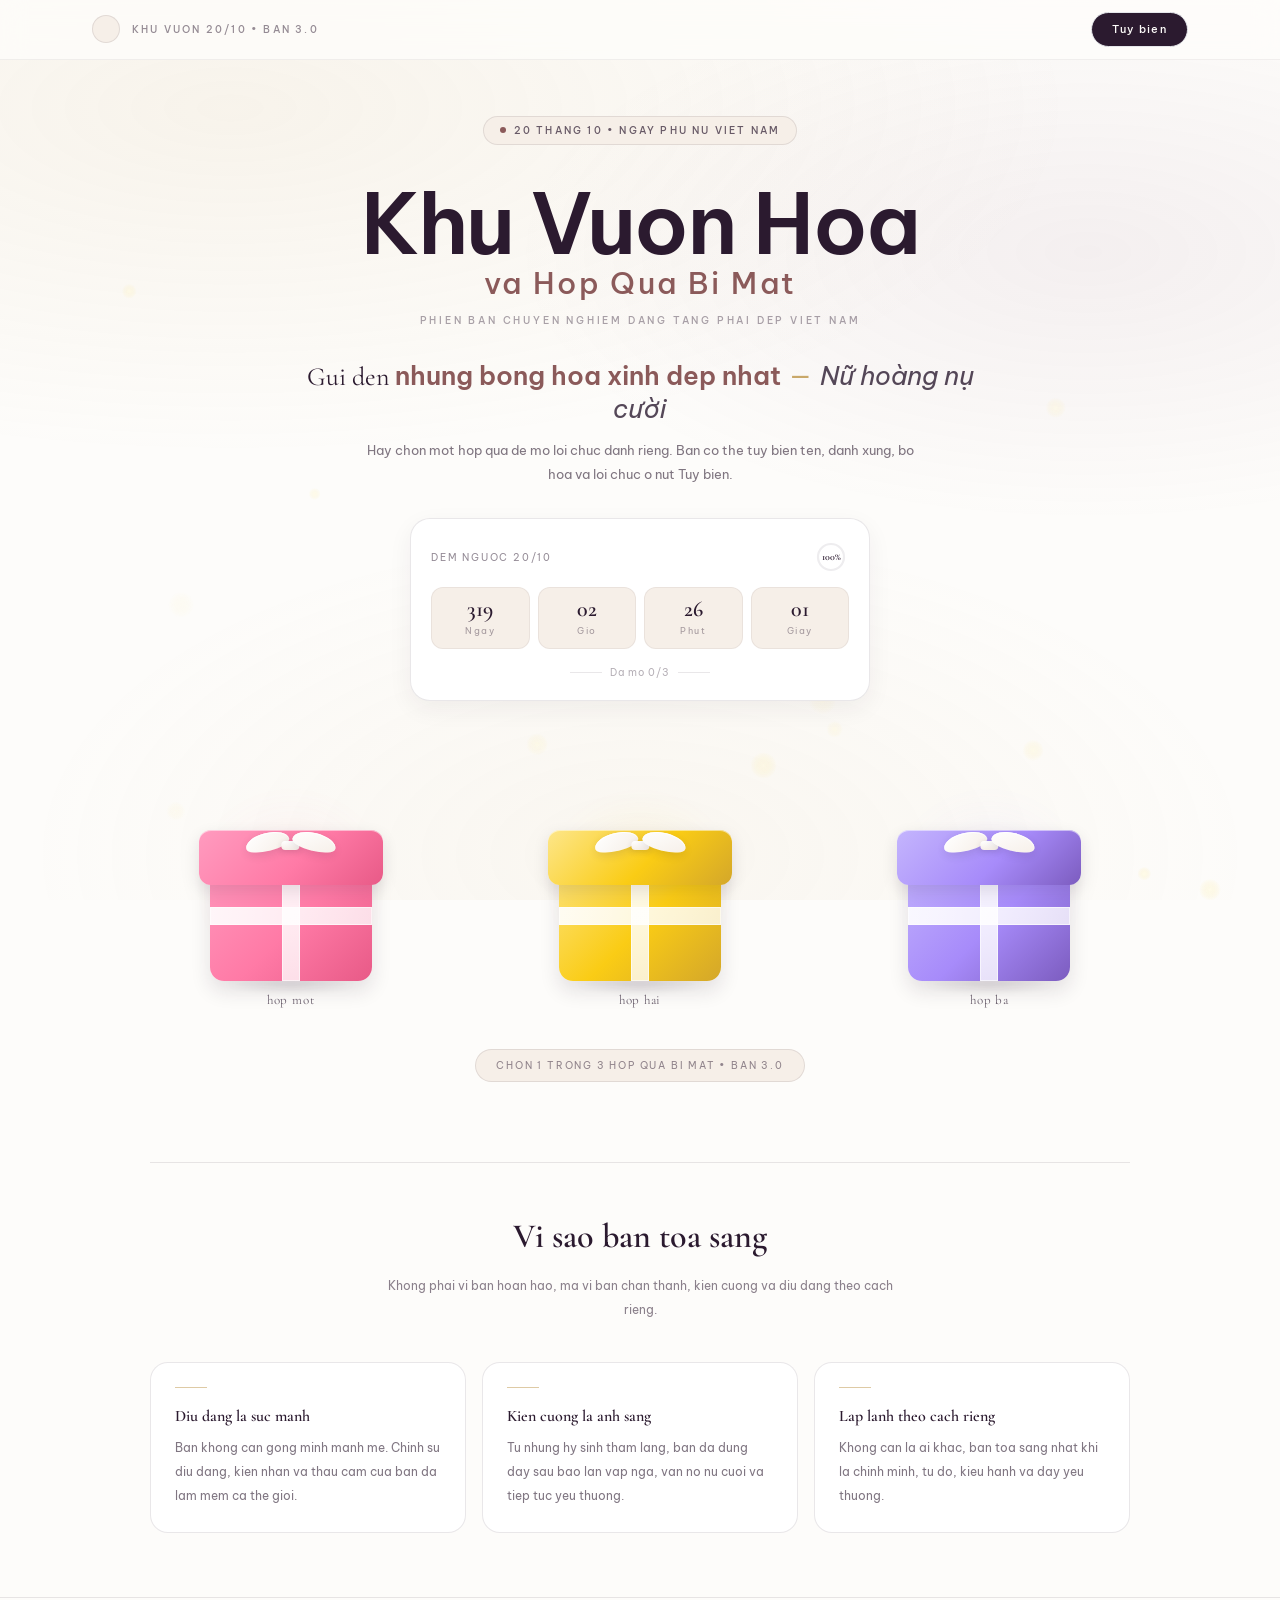
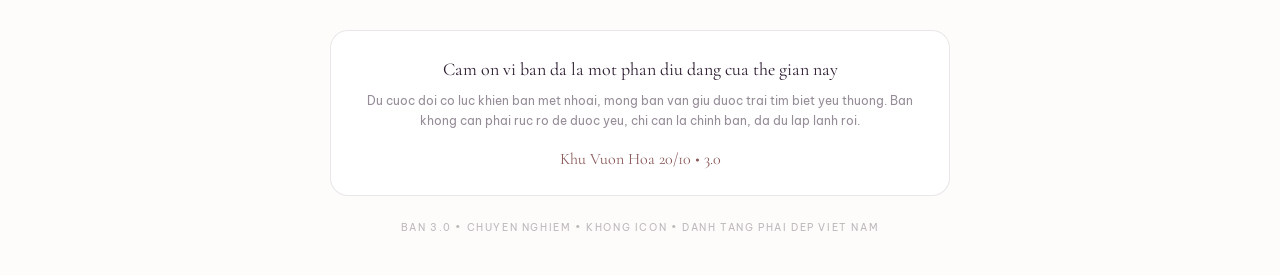
<file: index.html>
<!DOCTYPE html>
<html lang="en">
<head>
  <meta charset="UTF-8">
  <meta name="viewport" content="width=device-width, initial-scale=1">
  <title>React Artifact</title>
  <style>*,:after,:before{--tw-border-spacing-x:0;--tw-border-spacing-y:0;--tw-translate-x:0;--tw-translate-y:0;--tw-rotate:0;--tw-skew-x:0;--tw-skew-y:0;--tw-scale-x:1;--tw-scale-y:1;--tw-pan-x: ;--tw-pan-y: ;--tw-pinch-zoom: ;--tw-scroll-snap-strictness:proximity;--tw-gradient-from-position: ;--tw-gradient-via-position: ;--tw-gradient-to-position: ;--tw-ordinal: ;--tw-slashed-zero: ;--tw-numeric-figure: ;--tw-numeric-spacing: ;--tw-numeric-fraction: ;--tw-ring-inset: ;--tw-ring-offset-width:0px;--tw-ring-offset-color:#fff;--tw-ring-color:rgba(59,130,246,.5);--tw-ring-offset-shadow:0 0 #0000;--tw-ring-shadow:0 0 #0000;--tw-shadow:0 0 #0000;--tw-shadow-colored:0 0 #0000;--tw-blur: ;--tw-brightness: ;--tw-contrast: ;--tw-grayscale: ;--tw-hue-rotate: ;--tw-invert: ;--tw-saturate: ;--tw-sepia: ;--tw-drop-shadow: ;--tw-backdrop-blur: ;--tw-backdrop-brightness: ;--tw-backdrop-contrast: ;--tw-backdrop-grayscale: ;--tw-backdrop-hue-rotate: ;--tw-backdrop-invert: ;--tw-backdrop-opacity: ;--tw-backdrop-saturate: ;--tw-backdrop-sepia: ;--tw-contain-size: ;--tw-contain-layout: ;--tw-contain-paint: ;--tw-contain-style: }::backdrop{--tw-border-spacing-x:0;--tw-border-spacing-y:0;--tw-translate-x:0;--tw-translate-y:0;--tw-rotate:0;--tw-skew-x:0;--tw-skew-y:0;--tw-scale-x:1;--tw-scale-y:1;--tw-pan-x: ;--tw-pan-y: ;--tw-pinch-zoom: ;--tw-scroll-snap-strictness:proximity;--tw-gradient-from-position: ;--tw-gradient-via-position: ;--tw-gradient-to-position: ;--tw-ordinal: ;--tw-slashed-zero: ;--tw-numeric-figure: ;--tw-numeric-spacing: ;--tw-numeric-fraction: ;--tw-ring-inset: ;--tw-ring-offset-width:0px;--tw-ring-offset-color:#fff;--tw-ring-color:rgba(59,130,246,.5);--tw-ring-offset-shadow:0 0 #0000;--tw-ring-shadow:0 0 #0000;--tw-shadow:0 0 #0000;--tw-shadow-colored:0 0 #0000;--tw-blur: ;--tw-brightness: ;--tw-contrast: ;--tw-grayscale: ;--tw-hue-rotate: ;--tw-invert: ;--tw-saturate: ;--tw-sepia: ;--tw-drop-shadow: ;--tw-backdrop-blur: ;--tw-backdrop-brightness: ;--tw-backdrop-contrast: ;--tw-backdrop-grayscale: ;--tw-backdrop-hue-rotate: ;--tw-backdrop-invert: ;--tw-backdrop-opacity: ;--tw-backdrop-saturate: ;--tw-backdrop-sepia: ;--tw-contain-size: ;--tw-contain-layout: ;--tw-contain-paint: ;--tw-contain-style: }/*! tailwindcss v3.4.18 | MIT License | https://tailwindcss.com*/*,:after,:before{box-sizing:border-box;border:0 solid #e5e7eb}:after,:before{--tw-content:""}:host,html{line-height:1.5;-webkit-text-size-adjust:100%;-moz-tab-size:4;-o-tab-size:4;tab-size:4;font-family:ui-sans-serif,system-ui,sans-serif,Apple Color Emoji,Segoe UI Emoji,Segoe UI Symbol,Noto Color Emoji;font-feature-settings:normal;font-variation-settings:normal;-webkit-tap-highlight-color:transparent}body{line-height:inherit}hr{height:0;color:inherit;border-top-width:1px}abbr:where([title]){-webkit-text-decoration:underline dotted;text-decoration:underline dotted}h1,h2,h3,h4,h5,h6{font-size:inherit;font-weight:inherit}a{color:inherit;text-decoration:inherit}b,strong{font-weight:bolder}code,kbd,pre,samp{font-family:ui-monospace,SFMono-Regular,Menlo,Monaco,Consolas,Liberation Mono,Courier New,monospace;font-feature-settings:normal;font-variation-settings:normal;font-size:1em}small{font-size:80%}sub,sup{font-size:75%;line-height:0;position:relative;vertical-align:baseline}sub{bottom:-.25em}sup{top:-.5em}table{text-indent:0;border-color:inherit;border-collapse:collapse}button,input,optgroup,select,textarea{font-family:inherit;font-feature-settings:inherit;font-variation-settings:inherit;font-size:100%;font-weight:inherit;line-height:inherit;letter-spacing:inherit;color:inherit;margin:0;padding:0}button,select{text-transform:none}button,input:where([type=button]),input:where([type=reset]),input:where([type=submit]){-webkit-appearance:button;background-color:transparent;background-image:none}:-moz-focusring{outline:auto}:-moz-ui-invalid{box-shadow:none}progress{vertical-align:baseline}::-webkit-inner-spin-button,::-webkit-outer-spin-button{height:auto}[type=search]{-webkit-appearance:textfield;outline-offset:-2px}::-webkit-search-decoration{-webkit-appearance:none}::-webkit-file-upload-button{-webkit-appearance:button;font:inherit}summary{display:list-item}blockquote,dd,dl,figure,h1,h2,h3,h4,h5,h6,hr,p,pre{margin:0}fieldset{margin:0}fieldset,legend{padding:0}menu,ol,ul{list-style:none;margin:0;padding:0}dialog{padding:0}textarea{resize:vertical}input::-moz-placeholder,textarea::-moz-placeholder{opacity:1;color:#9ca3af}input::placeholder,textarea::placeholder{opacity:1;color:#9ca3af}[role=button],button{cursor:pointer}:disabled{cursor:default}audio,canvas,embed,iframe,img,object,svg,video{display:block;vertical-align:middle}img,video{max-width:100%;height:auto}[hidden]:where(:not([hidden=until-found])){display:none}.pointer-events-none{pointer-events:none}.fixed{position:fixed}.absolute{position:absolute}.relative{position:relative}.sticky{position:sticky}.inset-0{inset:0}.right-4{right:1rem}.top-0{top:0}.top-4{top:1rem}.top-\[88px\]{top:88px}.z-10{z-index:10}.z-30{z-index:30}.z-\[0\]{z-index:0}.z-\[100\]{z-index:100}.z-\[120\]{z-index:120}.z-\[130\]{z-index:130}.z-\[1\]{z-index:1}.z-\[2\]{z-index:2}.z-\[8\]{z-index:8}.z-\[9999\]{z-index:9999}.mx-2{margin-left:.5rem;margin-right:.5rem}.mx-auto{margin-left:auto;margin-right:auto}.mb-2{margin-bottom:.5rem}.mb-3{margin-bottom:.75rem}.mb-4{margin-bottom:1rem}.mt-1{margin-top:.25rem}.mt-10{margin-top:2.5rem}.mt-12{margin-top:3rem}.mt-2{margin-top:.5rem}.mt-20{margin-top:5rem}.mt-3{margin-top:.75rem}.mt-4{margin-top:1rem}.mt-5{margin-top:1.25rem}.mt-6{margin-top:1.5rem}.mt-8{margin-top:2rem}.mt-\[68px\]{margin-top:68px}.line-clamp-3{overflow:hidden;display:-webkit-box;-webkit-box-orient:vertical;-webkit-line-clamp:3}.block{display:block}.flex{display:flex}.inline-flex{display:inline-flex}.grid{display:grid}.hidden{display:none}.h-1\.5{height:.375rem}.h-10{height:2.5rem}.h-3{height:.75rem}.h-7{height:1.75rem}.h-8{height:2rem}.h-9{height:2.25rem}.h-\[1px\]{height:1px}.h-\[210px\]{height:210px}.h-\[360px\]{height:360px}.h-\[7px\]{height:7px}.h-\[80px\]{height:80px}.h-full{height:100%}.h-px{height:1px}.max-h-\[220px\]{max-height:220px}.min-h-screen{min-height:100vh}.w-1\.5{width:.375rem}.w-10{width:2.5rem}.w-12{width:3rem}.w-16{width:4rem}.w-3{width:.75rem}.w-6{width:1.5rem}.w-7{width:1.75rem}.w-8{width:2rem}.w-9{width:2.25rem}.w-\[140px\]{width:140px}.w-\[420px\]{width:420px}.w-\[7px\]{width:7px}.w-full{width:100%}.max-w-\[100vw\]{max-width:100vw}.max-w-\[1080px\]{max-width:1080px}.max-w-\[1160px\]{max-width:1160px}.max-w-\[260px\]{max-width:260px}.max-w-\[460px\]{max-width:460px}.max-w-\[520px\]{max-width:520px}.max-w-\[540px\]{max-width:540px}.max-w-\[560px\]{max-width:560px}.max-w-\[620px\]{max-width:620px}.max-w-\[720px\]{max-width:720px}.max-w-\[92vw\]{max-width:92vw}.max-w-\[980px\]{max-width:980px}.flex-1{flex:1 1 0%}.-translate-x-1\/2{--tw-translate-x:-50%}.-translate-x-1\/2,.-translate-y-1\/2{transform:translate(var(--tw-translate-x),var(--tw-translate-y)) rotate(var(--tw-rotate)) skewX(var(--tw-skew-x)) skewY(var(--tw-skew-y)) scaleX(var(--tw-scale-x)) scaleY(var(--tw-scale-y))}.-translate-y-1\/2{--tw-translate-y:-50%}.translate-x-0{--tw-translate-x:0px}.translate-x-0,.translate-x-full{transform:translate(var(--tw-translate-x),var(--tw-translate-y)) rotate(var(--tw-rotate)) skewX(var(--tw-skew-x)) skewY(var(--tw-skew-y)) scaleX(var(--tw-scale-x)) scaleY(var(--tw-scale-y))}.translate-x-full{--tw-translate-x:100%}.translate-y-0{--tw-translate-y:0px}.translate-y-0,.translate-y-4{transform:translate(var(--tw-translate-x),var(--tw-translate-y)) rotate(var(--tw-rotate)) skewX(var(--tw-skew-x)) skewY(var(--tw-skew-y)) scaleX(var(--tw-scale-x)) scaleY(var(--tw-scale-y))}.translate-y-4{--tw-translate-y:1rem}.scale-100{--tw-scale-x:1;--tw-scale-y:1}.scale-100,.scale-95{transform:translate(var(--tw-translate-x),var(--tw-translate-y)) rotate(var(--tw-rotate)) skewX(var(--tw-skew-x)) skewY(var(--tw-skew-y)) scaleX(var(--tw-scale-x)) scaleY(var(--tw-scale-y))}.scale-95{--tw-scale-x:.95;--tw-scale-y:.95}.transform{transform:translate(var(--tw-translate-x),var(--tw-translate-y)) rotate(var(--tw-rotate)) skewX(var(--tw-skew-x)) skewY(var(--tw-skew-y)) scaleX(var(--tw-scale-x)) scaleY(var(--tw-scale-y))}.animate-\[loading-fade_0\.38s_ease_forwards\]{animation:loading-fade .38s ease forwards}.cursor-pointer{cursor:pointer}.resize-none{resize:none}.resize{resize:both}.grid-cols-1{grid-template-columns:repeat(1,minmax(0,1fr))}.grid-cols-2{grid-template-columns:repeat(2,minmax(0,1fr))}.grid-cols-3{grid-template-columns:repeat(3,minmax(0,1fr))}.grid-cols-4{grid-template-columns:repeat(4,minmax(0,1fr))}.flex-col{flex-direction:column}.flex-wrap{flex-wrap:wrap}.place-items-center{place-items:center}.items-center{align-items:center}.justify-end{justify-content:flex-end}.justify-center{justify-content:center}.justify-between{justify-content:space-between}.gap-1\.5{gap:.375rem}.gap-2{gap:.5rem}.gap-2\.5{gap:.625rem}.gap-3{gap:.75rem}.gap-4{gap:1rem}.gap-\[1px\]{gap:1px}.gap-\[56px\]{gap:56px}.space-y-5>:not([hidden])~:not([hidden]){--tw-space-y-reverse:0;margin-top:calc(1.25rem*(1 - var(--tw-space-y-reverse)));margin-bottom:calc(1.25rem*var(--tw-space-y-reverse))}.overflow-auto{overflow:auto}.overflow-hidden{overflow:hidden}.overflow-x-clip{overflow-x:clip}.truncate{overflow:hidden;text-overflow:ellipsis;white-space:nowrap}.rounded-\[10px\]{border-radius:10px}.rounded-\[12px\]{border-radius:12px}.rounded-\[14px\]{border-radius:14px}.rounded-\[16px\]{border-radius:16px}.rounded-\[18px\]{border-radius:18px}.rounded-\[20px\]{border-radius:20px}.rounded-\[24px\]{border-radius:24px}.rounded-full{border-radius:9999px}.border{border-width:1px}.border-b{border-bottom-width:1px}.border-t{border-top-width:1px}.border-\[\#2b1a2f\]{--tw-border-opacity:1;border-color:rgb(43 26 47/var(--tw-border-opacity,1))}.border-\[\#2b1a2f\]\/10{border-color:rgba(43,26,47,.1)}.border-\[\#2b1a2f\]\/15{border-color:rgba(43,26,47,.15)}.border-\[\#2b1a2f\]\/\[0\.06\]{border-color:rgba(43,26,47,.06)}.border-\[\#a78bfa\]\/30{border-color:rgba(167,139,250,.3)}.border-\[\#c9a86a\]{--tw-border-opacity:1;border-color:rgb(201 168 106/var(--tw-border-opacity,1))}.border-\[\#c9a86a\]\/30{border-color:hsla(39,47%,60%,.3)}.border-\[\#c9a86a\]\/40{border-color:hsla(39,47%,60%,.4)}.border-\[\#facc15\]\/40{border-color:rgba(250,204,21,.4)}.border-\[\#fdfcfa\]\/15{border-color:hsla(40,43%,99%,.15)}.border-\[\#ff8ab3\]\/30{border-color:rgba(255,138,179,.3)}.bg-\[\#2b1a2f\]{--tw-bg-opacity:1;background-color:rgb(43 26 47/var(--tw-bg-opacity,1))}.bg-\[\#2b1a2f\]\/10{background-color:rgba(43,26,47,.1)}.bg-\[\#2b1a2f\]\/20{background-color:rgba(43,26,47,.2)}.bg-\[\#8b5a5a\]{--tw-bg-opacity:1;background-color:rgb(139 90 90/var(--tw-bg-opacity,1))}.bg-\[\#c9a86a\]{--tw-bg-opacity:1;background-color:rgb(201 168 106/var(--tw-bg-opacity,1))}.bg-\[\#c9a86a\]\/50{background-color:hsla(39,47%,60%,.5)}.bg-\[\#c9a86a\]\/60{background-color:hsla(39,47%,60%,.6)}.bg-\[\#f5f3ff\]{--tw-bg-opacity:1;background-color:rgb(245 243 255/var(--tw-bg-opacity,1))}.bg-\[\#f6efe8\]{--tw-bg-opacity:1;background-color:rgb(246 239 232/var(--tw-bg-opacity,1))}.bg-\[\#fdf6e8\]{--tw-bg-opacity:1;background-color:rgb(253 246 232/var(--tw-bg-opacity,1))}.bg-\[\#fdfcfa\]{--tw-bg-opacity:1;background-color:rgb(253 252 250/var(--tw-bg-opacity,1))}.bg-\[\#fdfcfa\]\/10{background-color:hsla(40,43%,99%,.1)}.bg-\[\#fdfcfa\]\/80{background-color:hsla(40,43%,99%,.8)}.bg-\[\#fdfcfa\]\/90{background-color:hsla(40,43%,99%,.9)}.bg-\[\#fef9c3\]{--tw-bg-opacity:1;background-color:rgb(254 249 195/var(--tw-bg-opacity,1))}.bg-\[\#fff0f5\]{--tw-bg-opacity:1;background-color:rgb(255 240 245/var(--tw-bg-opacity,1))}.bg-white{--tw-bg-opacity:1;background-color:rgb(255 255 255/var(--tw-bg-opacity,1))}.bg-\[radial-gradient\(120\%_70\%_at_18\%_12\%\2c rgba\(201\2c 168\2c 106\2c 0\.10\)\2c transparent_55\%\)\2c radial-gradient\(90\%_60\%_at_85\%_28\%\2c rgba\(139\2c 90\2c 122\2c 0\.08\)\2c transparent_50\%\)\2c radial-gradient\(80\%_60\%_at_50\%_95\%\2c rgba\(201\2c 168\2c 106\2c 0\.07\)\2c transparent_60\%\)\]{background-image:radial-gradient(120% 70% at 18% 12%,hsla(39,47%,60%,.1),transparent 55%),radial-gradient(90% 60% at 85% 28%,rgba(139,90,122,.08),transparent 50%),radial-gradient(80% 60% at 50% 95%,hsla(39,47%,60%,.07),transparent 60%)}.p-2{padding:.5rem}.p-3{padding:.75rem}.p-4{padding:1rem}.p-5{padding:1.25rem}.p-6{padding:1.5rem}.px-3{padding-left:.75rem;padding-right:.75rem}.px-4{padding-left:1rem;padding-right:1rem}.px-5{padding-left:1.25rem;padding-right:1.25rem}.px-6{padding-left:1.5rem;padding-right:1.5rem}.py-1\.5{padding-top:.375rem;padding-bottom:.375rem}.py-2{padding-top:.5rem;padding-bottom:.5rem}.py-2\.5{padding-top:.625rem;padding-bottom:.625rem}.py-3{padding-top:.75rem;padding-bottom:.75rem}.py-4{padding-top:1rem;padding-bottom:1rem}.py-5{padding-top:1.25rem;padding-bottom:1.25rem}.py-6{padding-top:1.5rem;padding-bottom:1.5rem}.pb-10{padding-bottom:2.5rem}.pb-16{padding-bottom:4rem}.pt-10{padding-top:2.5rem}.pt-12{padding-top:3rem}.pt-8{padding-top:2rem}.text-left{text-align:left}.text-center{text-align:center}.text-right{text-align:right}.font-serif{font-family:ui-serif,Georgia,Cambria,Times New Roman,Times,serif}.text-\[10px\]{font-size:10px}.text-\[11px\]{font-size:11px}.text-\[12px\]{font-size:12px}.text-\[13px\]{font-size:13px}.text-\[14px\]{font-size:14px}.text-\[15px\]{font-size:15px}.text-\[16px\]{font-size:16px}.text-\[18px\]{font-size:18px}.text-\[20px\]{font-size:20px}.text-\[22px\]{font-size:22px}.text-\[28px\]{font-size:28px}.text-\[48px\]{font-size:48px}.text-\[9px\]{font-size:9px}.font-medium{font-weight:500}.font-semibold{font-weight:600}.lowercase{text-transform:lowercase}.italic{font-style:italic}.leading-5{line-height:1.25rem}.leading-6{line-height:1.5rem}.leading-7{line-height:1.75rem}.leading-8{line-height:2rem}.leading-\[0\.92\]{line-height:.92}.leading-\[1\.8\]{line-height:1.8}.leading-none{line-height:1}.tracking-\[-0\.02em\]{letter-spacing:-.02em}.tracking-\[0\.08em\]{letter-spacing:.08em}.tracking-\[0\.12em\]{letter-spacing:.12em}.tracking-\[0\.14em\]{letter-spacing:.14em}.tracking-\[0\.16em\]{letter-spacing:.16em}.tracking-\[0\.18em\]{letter-spacing:.18em}.tracking-\[0\.22em\]{letter-spacing:.22em}.tracking-\[0\.24em\]{letter-spacing:.24em}.tracking-\[0\.28em\]{letter-spacing:.28em}.tracking-wide{letter-spacing:.025em}.tracking-widest{letter-spacing:.1em}.text-\[\#2b1a2f\]{--tw-text-opacity:1;color:rgb(43 26 47/var(--tw-text-opacity,1))}.text-\[\#2b1a2f\]\/30{color:rgba(43,26,47,.3)}.text-\[\#2b1a2f\]\/35{color:rgba(43,26,47,.35)}.text-\[\#2b1a2f\]\/40{color:rgba(43,26,47,.4)}.text-\[\#2b1a2f\]\/50{color:rgba(43,26,47,.5)}.text-\[\#2b1a2f\]\/55{color:rgba(43,26,47,.55)}.text-\[\#2b1a2f\]\/60{color:rgba(43,26,47,.6)}.text-\[\#2b1a2f\]\/70{color:rgba(43,26,47,.7)}.text-\[\#2b1a2f\]\/75{color:rgba(43,26,47,.75)}.text-\[\#2b1a2f\]\/80{color:rgba(43,26,47,.8)}.text-\[\#5a4a7a\]{--tw-text-opacity:1;color:rgb(90 74 122/var(--tw-text-opacity,1))}.text-\[\#7a5a1a\]{--tw-text-opacity:1;color:rgb(122 90 26/var(--tw-text-opacity,1))}.text-\[\#8b5a5a\]{--tw-text-opacity:1;color:rgb(139 90 90/var(--tw-text-opacity,1))}.text-\[\#8b5a5a\]\/60{color:rgba(139,90,90,.6)}.text-\[\#8b5a5a\]\/70{color:rgba(139,90,90,.7)}.text-\[\#c9a86a\]{--tw-text-opacity:1;color:rgb(201 168 106/var(--tw-text-opacity,1))}.text-\[\#fdfcfa\]{--tw-text-opacity:1;color:rgb(253 252 250/var(--tw-text-opacity,1))}.text-\[\#fdfcfa\]\/60{color:hsla(40,43%,99%,.6)}.text-\[\#fdfcfa\]\/70{color:hsla(40,43%,99%,.7)}.text-white{--tw-text-opacity:1;color:rgb(255 255 255/var(--tw-text-opacity,1))}.opacity-0{opacity:0}.opacity-100{opacity:1}.opacity-40{opacity:.4}.opacity-60{opacity:.6}.shadow-\[-12px_0_40px_rgba\(43\2c 26\2c 47\2c 0\.12\)\]{--tw-shadow:-12px 0 40px rgba(43,26,47,.12);--tw-shadow-colored:-12px 0 40px var(--tw-shadow-color);box-shadow:var(--tw-ring-offset-shadow,0 0 #0000),var(--tw-ring-shadow,0 0 #0000),var(--tw-shadow)}.shadow-\[0_12px_24px_rgba\(43\2c 26\2c 47\2c 0\.18\)\]{--tw-shadow:0 12px 24px rgba(43,26,47,.18);--tw-shadow-colored:0 12px 24px var(--tw-shadow-color);box-shadow:var(--tw-ring-offset-shadow,0 0 #0000),var(--tw-ring-shadow,0 0 #0000),var(--tw-shadow)}.shadow-\[0_20px_60px_rgba\(43\2c 26\2c 47\2c 0\.14\)\]{--tw-shadow:0 20px 60px rgba(43,26,47,.14);--tw-shadow-colored:0 20px 60px var(--tw-shadow-color);box-shadow:var(--tw-ring-offset-shadow,0 0 #0000),var(--tw-ring-shadow,0 0 #0000),var(--tw-shadow)}.shadow-\[0_20px_60px_rgba\(43\2c 26\2c 47\2c 0\.16\)\]{--tw-shadow:0 20px 60px rgba(43,26,47,.16);--tw-shadow-colored:0 20px 60px var(--tw-shadow-color);box-shadow:var(--tw-ring-offset-shadow,0 0 #0000),var(--tw-ring-shadow,0 0 #0000),var(--tw-shadow)}.shadow-\[0_4px_12px_rgba\(43\2c 26\2c 47\2c 0\.08\)\]{--tw-shadow:0 4px 12px rgba(43,26,47,.08);--tw-shadow-colored:0 4px 12px var(--tw-shadow-color);box-shadow:var(--tw-ring-offset-shadow,0 0 #0000),var(--tw-ring-shadow,0 0 #0000),var(--tw-shadow)}.shadow-\[0_8px_20px_rgba\(43\2c 26\2c 47\2c 0\.06\)\]{--tw-shadow:0 8px 20px rgba(43,26,47,.06);--tw-shadow-colored:0 8px 20px var(--tw-shadow-color);box-shadow:var(--tw-ring-offset-shadow,0 0 #0000),var(--tw-ring-shadow,0 0 #0000),var(--tw-shadow)}.shadow-\[0_8px_24px_rgba\(43\2c 26\2c 47\2c 0\.06\)\]{--tw-shadow:0 8px 24px rgba(43,26,47,.06);--tw-shadow-colored:0 8px 24px var(--tw-shadow-color);box-shadow:var(--tw-ring-offset-shadow,0 0 #0000),var(--tw-ring-shadow,0 0 #0000),var(--tw-shadow)}.outline-none{outline:2px solid transparent;outline-offset:2px}.blur{--tw-blur:blur(8px)}.blur,.drop-shadow-\[0_6px_18px_rgba\(43\2c 26\2c 47\2c 0\.08\)\]{filter:var(--tw-blur) var(--tw-brightness) var(--tw-contrast) var(--tw-grayscale) var(--tw-hue-rotate) var(--tw-invert) var(--tw-saturate) var(--tw-sepia) var(--tw-drop-shadow)}.drop-shadow-\[0_6px_18px_rgba\(43\2c 26\2c 47\2c 0\.08\)\]{--tw-drop-shadow:drop-shadow(0 6px 18px rgba(43,26,47,.08))}.grayscale{--tw-grayscale:grayscale(100%)}.filter,.grayscale{filter:var(--tw-blur) var(--tw-brightness) var(--tw-contrast) var(--tw-grayscale) var(--tw-hue-rotate) var(--tw-invert) var(--tw-saturate) var(--tw-sepia) var(--tw-drop-shadow)}.backdrop-blur-\[10px\]{--tw-backdrop-blur:blur(10px)}.backdrop-blur-\[10px\],.backdrop-blur-\[12px\]{backdrop-filter:var(--tw-backdrop-blur) var(--tw-backdrop-brightness) var(--tw-backdrop-contrast) var(--tw-backdrop-grayscale) var(--tw-backdrop-hue-rotate) var(--tw-backdrop-invert) var(--tw-backdrop-opacity) var(--tw-backdrop-saturate) var(--tw-backdrop-sepia)}.backdrop-blur-\[12px\]{--tw-backdrop-blur:blur(12px)}.backdrop-blur-\[6px\]{--tw-backdrop-blur:blur(6px)}.backdrop-blur-\[6px\],.backdrop-filter{backdrop-filter:var(--tw-backdrop-blur) var(--tw-backdrop-brightness) var(--tw-backdrop-contrast) var(--tw-backdrop-grayscale) var(--tw-backdrop-hue-rotate) var(--tw-backdrop-invert) var(--tw-backdrop-opacity) var(--tw-backdrop-saturate) var(--tw-backdrop-sepia)}.transition{transition-property:color,background-color,border-color,text-decoration-color,fill,stroke,opacity,box-shadow,transform,filter,backdrop-filter;transition-timing-function:cubic-bezier(.4,0,.2,1);transition-duration:.15s}.transition-all{transition-property:all;transition-timing-function:cubic-bezier(.4,0,.2,1);transition-duration:.15s}.transition-opacity{transition-property:opacity;transition-timing-function:cubic-bezier(.4,0,.2,1);transition-duration:.15s}.transition-transform{transition-property:transform;transition-timing-function:cubic-bezier(.4,0,.2,1);transition-duration:.15s}.duration-100{transition-duration:.1s}.duration-300{transition-duration:.3s}.duration-500{transition-duration:.5s}.ease-\[cubic-bezier\(0\.4\2c 0\2c 0\.2\2c 1\)\],.ease-in-out{transition-timing-function:cubic-bezier(.4,0,.2,1)}.ease-out{transition-timing-function:cubic-bezier(0,0,.2,1)}#root,body,html{min-height:100%}body{margin:0;font-family:ui-sans-serif,system-ui,-apple-system,BlinkMacSystemFont,Segoe UI,sans-serif}[role=button]:not([aria-disabled=true]),button:not(:disabled),label[for],select:not(:disabled),summary{cursor:pointer}.selection\:bg-\[\#c9a86a\]\/20 ::-moz-selection{background-color:hsla(39,47%,60%,.2)}.selection\:bg-\[\#c9a86a\]\/20 ::selection{background-color:hsla(39,47%,60%,.2)}.selection\:bg-\[\#c9a86a\]\/20::-moz-selection{background-color:hsla(39,47%,60%,.2)}.selection\:bg-\[\#c9a86a\]\/20::selection{background-color:hsla(39,47%,60%,.2)}.placeholder\:text-\[\#2b1a2f\]\/30::-moz-placeholder{color:rgba(43,26,47,.3)}.placeholder\:text-\[\#2b1a2f\]\/30::placeholder{color:rgba(43,26,47,.3)}.hover\:-translate-y-1:hover{--tw-translate-y:-0.25rem;transform:translate(var(--tw-translate-x),var(--tw-translate-y)) rotate(var(--tw-rotate)) skewX(var(--tw-skew-x)) skewY(var(--tw-skew-y)) scaleX(var(--tw-scale-x)) scaleY(var(--tw-scale-y))}.hover\:border-\[\#2b1a2f\]\/15:hover{border-color:rgba(43,26,47,.15)}.hover\:border-\[\#2b1a2f\]\/20:hover{border-color:rgba(43,26,47,.2)}.hover\:bg-\[\#3a2440\]:hover{--tw-bg-opacity:1;background-color:rgb(58 36 64/var(--tw-bg-opacity,1))}.hover\:bg-\[\#f6efe8\]:hover{--tw-bg-opacity:1;background-color:rgb(246 239 232/var(--tw-bg-opacity,1))}.hover\:bg-\[\#f9ecd0\]:hover{--tw-bg-opacity:1;background-color:rgb(249 236 208/var(--tw-bg-opacity,1))}.hover\:bg-\[\#fdfcfa\]:hover{--tw-bg-opacity:1;background-color:rgb(253 252 250/var(--tw-bg-opacity,1))}.hover\:text-\[\#2b1a2f\]:hover{--tw-text-opacity:1;color:rgb(43 26 47/var(--tw-text-opacity,1))}.hover\:shadow-\[0_12px_24px_rgba\(43\2c 26\2c 47\2c 0\.06\)\]:hover{--tw-shadow:0 12px 24px rgba(43,26,47,.06);--tw-shadow-colored:0 12px 24px var(--tw-shadow-color);box-shadow:var(--tw-ring-offset-shadow,0 0 #0000),var(--tw-ring-shadow,0 0 #0000),var(--tw-shadow)}.focus\:border-\[\#c9a86a\]:focus{--tw-border-opacity:1;border-color:rgb(201 168 106/var(--tw-border-opacity,1))}.focus\:outline-none:focus{outline:2px solid transparent;outline-offset:2px}.focus\:ring-2:focus{--tw-ring-offset-shadow:var(--tw-ring-inset) 0 0 0 var(--tw-ring-offset-width) var(--tw-ring-offset-color);--tw-ring-shadow:var(--tw-ring-inset) 0 0 0 calc(2px + var(--tw-ring-offset-width)) var(--tw-ring-color);box-shadow:var(--tw-ring-offset-shadow),var(--tw-ring-shadow),var(--tw-shadow,0 0 #0000)}.focus\:ring-\[\#c9a86a\]\/15:focus{--tw-ring-color:hsla(39,47%,60%,.15)}.focus\:ring-\[\#c9a86a\]\/20:focus{--tw-ring-color:hsla(39,47%,60%,.2)}.active\:scale-\[0\.98\]:active{--tw-scale-x:0.98;--tw-scale-y:0.98;transform:translate(var(--tw-translate-x),var(--tw-translate-y)) rotate(var(--tw-rotate)) skewX(var(--tw-skew-x)) skewY(var(--tw-skew-y)) scaleX(var(--tw-scale-x)) scaleY(var(--tw-scale-y))}@media (min-width:640px){.sm\:text-\[26px\]{font-size:26px}.sm\:text-\[58px\]{font-size:58px}}@media (min-width:768px){.md\:mt-16{margin-top:4rem}.md\:block{display:block}.md\:hidden{display:none}.md\:h-\[260px\]{height:260px}.md\:h-\[380px\]{height:380px}.md\:grid-cols-3{grid-template-columns:repeat(3,minmax(0,1fr))}.md\:gap-8{gap:2rem}.md\:rounded-\[28px\]{border-radius:28px}.md\:p-6{padding:1.5rem}.md\:p-7{padding:1.75rem}.md\:p-8{padding:2rem}.md\:px-8{padding-left:2rem;padding-right:2rem}.md\:pt-14{padding-top:3.5rem}.md\:pt-8{padding-top:2rem}.md\:text-\[15px\]{font-size:15px}.md\:text-\[26px\]{font-size:26px}.md\:text-\[30px\]{font-size:30px}.md\:text-\[34px\]{font-size:34px}.md\:text-\[72px\]{font-size:72px}}@media (min-width:1024px){.lg\:text-\[84px\]{font-size:84px}}</style>
</head>
<body>
  <div id="root"></div>
  
  <script type="module">var wd=Object.create;var{getPrototypeOf:Sd,defineProperty:Mu,getOwnPropertyNames:Ed}=Object;var _d=Object.prototype.hasOwnProperty;var Xn=(e,n,t)=>{t=e!=null?wd(Sd(e)):{};let r=n||!e||!e.__esModule?Mu(t,"default",{value:e,enumerable:!0}):t;for(let l of Ed(e))if(!_d.call(r,l))Mu(r,l,{get:()=>e[l],enumerable:!0});return r};var jr=(e,n)=>()=>(n||e((n={exports:{}}).exports,n),n.exports);var Cd=(e,n)=>{for(var t in n)Mu(e,t,{get:n[t],enumerable:!0,configurable:!0,set:(r)=>n[t]=()=>r})};var zd=(e,n)=>()=>(e&&(n=e(e=0)),n);var jt=jr((Hd)=>{var qt=Symbol.for("react.element"),Nd=Symbol.for("react.portal"),Pd=Symbol.for("react.fragment"),Ld=Symbol.for("react.strict_mode"),Dd=Symbol.for("react.profiler"),Rd=Symbol.for("react.provider"),Md=Symbol.for("react.context"),Fd=Symbol.for("react.forward_ref"),Od=Symbol.for("react.suspense"),Ud=Symbol.for("react.memo"),Td=Symbol.for("react.lazy"),ha=Symbol.iterator;function $d(e){if(e===null||typeof e!=="object")return null;return e=ha&&e[ha]||e["@@iterator"],typeof e==="function"?e:null}var ga={isMounted:function(){return!1},enqueueForceUpdate:function(){},enqueueReplaceState:function(){},enqueueSetState:function(){}},ka=Object.assign,wa={};function vt(e,n,t){this.props=e,this.context=n,this.refs=wa,this.updater=t||ga}vt.prototype.isReactComponent={};vt.prototype.setState=function(e,n){if(typeof e!=="object"&&typeof e!=="function"&&e!=null)throw Error("setState(...): takes an object of state variables to update or a function which returns an object of state variables.");this.updater.enqueueSetState(this,e,n,"setState")};vt.prototype.forceUpdate=function(e){this.updater.enqueueForceUpdate(this,e,"forceUpdate")};function Sa(){}Sa.prototype=vt.prototype;function Ou(e,n,t){this.props=e,this.context=n,this.refs=wa,this.updater=t||ga}var Uu=Ou.prototype=new Sa;Uu.constructor=Ou;ka(Uu,vt.prototype);Uu.isPureReactComponent=!0;var ya=Array.isArray,Ea=Object.prototype.hasOwnProperty,Tu={current:null},_a={key:!0,ref:!0,__self:!0,__source:!0};function Ca(e,n,t){var r,l={},u=null,i=null;if(n!=null)for(r in n.ref!==void 0&&(i=n.ref),n.key!==void 0&&(u=""+n.key),n)Ea.call(n,r)&&!_a.hasOwnProperty(r)&&(l[r]=n[r]);var o=arguments.length-2;if(o===1)l.children=t;else if(1<o){for(var a=Array(o),d=0;d<o;d++)a[d]=arguments[d+2];l.children=a}if(e&&e.defaultProps)for(r in o=e.defaultProps,o)l[r]===void 0&&(l[r]=o[r]);return{$$typeof:qt,type:e,key:u,ref:i,props:l,_owner:Tu.current}}function Vd(e,n){return{$$typeof:qt,type:e.type,key:n,ref:e.ref,props:e.props,_owner:e._owner}}function $u(e){return typeof e==="object"&&e!==null&&e.$$typeof===qt}function Id(e){var n={"=":"=0",":":"=2"};return"$"+e.replace(/[=:]/g,function(t){return n[t]})}var ma=/\/+/g;function Fu(e,n){return typeof e==="object"&&e!==null&&e.key!=null?Id(""+e.key):n.toString(36)}function el(e,n,t,r,l){var u=typeof e;if(u==="undefined"||u==="boolean")e=null;var i=!1;if(e===null)i=!0;else switch(u){case"string":case"number":i=!0;break;case"object":switch(e.$$typeof){case qt:case Nd:i=!0}}if(i)return i=e,l=l(i),e=r===""?"."+Fu(i,0):r,ya(l)?(t="",e!=null&&(t=e.replace(ma,"$&/")+"/"),el(l,n,t,"",function(d){return d})):l!=null&&($u(l)&&(l=Vd(l,t+(!l.key||i&&i.key===l.key?"":(""+l.key).replace(ma,"$&/")+"/")+e)),n.push(l)),1;if(i=0,r=r===""?".":r+":",ya(e))for(var o=0;o<e.length;o++){u=e[o];var a=r+Fu(u,o);i+=el(u,n,t,a,l)}else if(a=$d(e),typeof a==="function")for(e=a.call(e),o=0;!(u=e.next()).done;)u=u.value,a=r+Fu(u,o++),i+=el(u,n,t,a,l);else if(u==="object")throw n=String(e),Error("Objects are not valid as a React child (found: "+(n==="[object Object]"?"object with keys {"+Object.keys(e).join(", ")+"}":n)+"). If you meant to render a collection of children, use an array instead.");return i}function br(e,n,t){if(e==null)return e;var r=[],l=0;return el(e,r,"","",function(u){return n.call(t,u,l++)}),r}function Qd(e){if(e._status===-1){var n=e._result;n=n(),n.then(function(t){if(e._status===0||e._status===-1)e._status=1,e._result=t},function(t){if(e._status===0||e._status===-1)e._status=2,e._result=t}),e._status===-1&&(e._status=0,e._result=n)}if(e._status===1)return e._result.default;throw e._result}var ye={current:null},nl={transition:null},Ad={ReactCurrentDispatcher:ye,ReactCurrentBatchConfig:nl,ReactCurrentOwner:Tu};function za(){throw Error("act(...) is not supported in production builds of React.")}Hd.Children={map:br,forEach:function(e,n,t){br(e,function(){n.apply(this,arguments)},t)},count:function(e){var n=0;return br(e,function(){n++}),n},toArray:function(e){return br(e,function(n){return n})||[]},only:function(e){if(!$u(e))throw Error("React.Children.only expected to receive a single React element child.");return e}};Hd.Component=vt;Hd.Fragment=Pd;Hd.Profiler=Dd;Hd.PureComponent=Ou;Hd.StrictMode=Ld;Hd.Suspense=Od;Hd.__SECRET_INTERNALS_DO_NOT_USE_OR_YOU_WILL_BE_FIRED=Ad;Hd.act=za;Hd.cloneElement=function(e,n,t){if(e===null||e===void 0)throw Error("React.cloneElement(...): The argument must be a React element, but you passed "+e+".");var r=ka({},e.props),l=e.key,u=e.ref,i=e._owner;if(n!=null){if(n.ref!==void 0&&(u=n.ref,i=Tu.current),n.key!==void 0&&(l=""+n.key),e.type&&e.type.defaultProps)var o=e.type.defaultProps;for(a in n)Ea.call(n,a)&&!_a.hasOwnProperty(a)&&(r[a]=n[a]===void 0&&o!==void 0?o[a]:n[a])}var a=arguments.length-2;if(a===1)r.children=t;else if(1<a){o=Array(a);for(var d=0;d<a;d++)o[d]=arguments[d+2];r.children=o}return{$$typeof:qt,type:e.type,key:l,ref:u,props:r,_owner:i}};Hd.createContext=function(e){return e={$$typeof:Md,_currentValue:e,_currentValue2:e,_threadCount:0,Provider:null,Consumer:null,_defaultValue:null,_globalName:null},e.Provider={$$typeof:Rd,_context:e},e.Consumer=e};Hd.createElement=Ca;Hd.createFactory=function(e){var n=Ca.bind(null,e);return n.type=e,n};Hd.createRef=function(){return{current:null}};Hd.forwardRef=function(e){return{$$typeof:Fd,render:e}};Hd.isValidElement=$u;Hd.lazy=function(e){return{$$typeof:Td,_payload:{_status:-1,_result:e},_init:Qd}};Hd.memo=function(e,n){return{$$typeof:Ud,type:e,compare:n===void 0?null:n}};Hd.startTransition=function(e){var n=nl.transition;nl.transition={};try{e()}finally{nl.transition=n}};Hd.unstable_act=za;Hd.useCallback=function(e,n){return ye.current.useCallback(e,n)};Hd.useContext=function(e){return ye.current.useContext(e)};Hd.useDebugValue=function(){};Hd.useDeferredValue=function(e){return ye.current.useDeferredValue(e)};Hd.useEffect=function(e,n){return ye.current.useEffect(e,n)};Hd.useId=function(){return ye.current.useId()};Hd.useImperativeHandle=function(e,n,t){return ye.current.useImperativeHandle(e,n,t)};Hd.useInsertionEffect=function(e,n){return ye.current.useInsertionEffect(e,n)};Hd.useLayoutEffect=function(e,n){return ye.current.useLayoutEffect(e,n)};Hd.useMemo=function(e,n){return ye.current.useMemo(e,n)};Hd.useReducer=function(e,n,t){return ye.current.useReducer(e,n,t)};Hd.useRef=function(e){return ye.current.useRef(e)};Hd.useState=function(e){return ye.current.useState(e)};Hd.useSyncExternalStore=function(e,n,t){return ye.current.useSyncExternalStore(e,n,t)};Hd.useTransition=function(){return ye.current.useTransition()};Hd.version="18.3.1"});var Fa=jr((zp)=>{function Iu(e,n){var t=e.length;e.push(n);e:for(;0<t;){var r=t-1>>>1,l=e[r];if(0<tl(l,n))e[r]=n,e[t]=l,t=r;else break e}}function We(e){return e.length===0?null:e[0]}function il(e){if(e.length===0)return null;var n=e[0],t=e.pop();if(t!==n){e[0]=t;e:for(var r=0,l=e.length,u=l>>>1;r<u;){var i=2*(r+1)-1,o=e[i],a=i+1,d=e[a];if(0>tl(o,t))a<l&&0>tl(d,o)?(e[r]=d,e[a]=t,r=a):(e[r]=o,e[i]=t,r=i);else if(a<l&&0>tl(d,t))e[r]=d,e[a]=t,r=a;else break e}}return n}function tl(e,n){var t=e.sortIndex-n.sortIndex;return t!==0?t:e.id-n.id}if(typeof performance==="object"&&typeof performance.now==="function")Qu=performance,zp.unstable_now=function(){return Qu.now()};else rl=Date,Au=rl.now(),zp.unstable_now=function(){return rl.now()-Au};var Qu,rl,Au,en=[],_n=[],Cp=1,Te=null,fe=3,ol=!1,Zn=!1,er=!1,Pa=typeof setTimeout==="function"?setTimeout:null,La=typeof clearTimeout==="function"?clearTimeout:null,Na=typeof setImmediate<"u"?setImmediate:null;typeof navigator<"u"&&navigator.scheduling!==void 0&&navigator.scheduling.isInputPending!==void 0&&navigator.scheduling.isInputPending.bind(navigator.scheduling);function Hu(e){for(var n=We(_n);n!==null;){if(n.callback===null)il(_n);else if(n.startTime<=e)il(_n),n.sortIndex=n.expirationTime,Iu(en,n);else break;n=We(_n)}}function Ku(e){if(er=!1,Hu(e),!Zn)if(We(en)!==null)Zn=!0,Wu(Yu);else{var n=We(_n);n!==null&&Xu(Ku,n.startTime-e)}}function Yu(e,n){Zn=!1,er&&(er=!1,La(nr),nr=-1),ol=!0;var t=fe;try{Hu(n);for(Te=We(en);Te!==null&&(!(Te.expirationTime>n)||e&&!Ma());){var r=Te.callback;if(typeof r==="function"){Te.callback=null,fe=Te.priorityLevel;var l=r(Te.expirationTime<=n);n=zp.unstable_now(),typeof l==="function"?Te.callback=l:Te===We(en)&&il(en),Hu(n)}else il(en);Te=We(en)}if(Te!==null)var u=!0;else{var i=We(_n);i!==null&&Xu(Ku,i.startTime-n),u=!1}return u}finally{Te=null,fe=t,ol=!1}}var al=!1,ll=null,nr=-1,Da=5,Ra=-1;function Ma(){return zp.unstable_now()-Ra<Da?!1:!0}function Vu(){if(ll!==null){var e=zp.unstable_now();Ra=e;var n=!0;try{n=ll(!0,e)}finally{n?bt():(al=!1,ll=null)}}else al=!1}var bt;if(typeof Na==="function")bt=function(){Na(Vu)};else if(typeof MessageChannel<"u")ul=new MessageChannel,Bu=ul.port2,ul.port1.onmessage=Vu,bt=function(){Bu.postMessage(null)};else bt=function(){Pa(Vu,0)};var ul,Bu;function Wu(e){ll=e,al||(al=!0,bt())}function Xu(e,n){nr=Pa(function(){e(zp.unstable_now())},n)}zp.unstable_IdlePriority=5;zp.unstable_ImmediatePriority=1;zp.unstable_LowPriority=4;zp.unstable_NormalPriority=3;zp.unstable_Profiling=null;zp.unstable_UserBlockingPriority=2;zp.unstable_cancelCallback=function(e){e.callback=null};zp.unstable_continueExecution=function(){Zn||ol||(Zn=!0,Wu(Yu))};zp.unstable_forceFrameRate=function(e){0>e||125<e?console.error("forceFrameRate takes a positive int between 0 and 125, forcing frame rates higher than 125 fps is not supported"):Da=0<e?Math.floor(1000/e):5};zp.unstable_getCurrentPriorityLevel=function(){return fe};zp.unstable_getFirstCallbackNode=function(){return We(en)};zp.unstable_next=function(e){switch(fe){case 1:case 2:case 3:var n=3;break;default:n=fe}var t=fe;fe=n;try{return e()}finally{fe=t}};zp.unstable_pauseExecution=function(){};zp.unstable_requestPaint=function(){};zp.unstable_runWithPriority=function(e,n){switch(e){case 1:case 2:case 3:case 4:case 5:break;default:e=3}var t=fe;fe=e;try{return n()}finally{fe=t}};zp.unstable_scheduleCallback=function(e,n,t){var r=zp.unstable_now();switch(typeof t==="object"&&t!==null?(t=t.delay,t=typeof t==="number"&&0<t?r+t:r):t=r,e){case 1:var l=-1;break;case 2:l=250;break;case 5:l=1073741823;break;case 4:l=1e4;break;default:l=5000}return l=t+l,e={id:Cp++,callback:n,priorityLevel:e,startTime:t,expirationTime:l,sortIndex:-1},t>r?(e.sortIndex=t,Iu(_n,e),We(en)===null&&e===We(_n)&&(er?(La(nr),nr=-1):er=!0,Xu(Ku,t-r))):(e.sortIndex=l,Iu(en,e),Zn||ol||(Zn=!0,Wu(Yu))),e};zp.unstable_shouldYield=Ma;zp.unstable_wrapCallback=function(e){var n=fe;return function(){var t=fe;fe=n;try{return e.apply(this,arguments)}finally{fe=t}}}});var bo={};Cd(bo,{version:()=>Zf,unstable_renderSubtreeIntoContainer:()=>Xf,unstable_batchedUpdates:()=>Wf,unmountComponentAtNode:()=>Yf,render:()=>Kf,hydrateRoot:()=>Bf,hydrate:()=>Hf,flushSync:()=>Af,findDOMNode:()=>Qf,createRoot:()=>If,createPortal:()=>Vf,__SECRET_INTERNALS_DO_NOT_USE_OR_YOU_WILL_BE_FIRED:()=>$f});function k(e){for(var n="https://reactjs.org/docs/error-decoder.html?invariant="+e,t=1;t<arguments.length;t++)n+="&args[]="+encodeURIComponent(arguments[t]);return"Minified React error #"+e+"; visit "+n+" for the full message or use the non-minified dev environment for full errors and additional helpful warnings."}function ot(e,n){$t(e,n),$t(e+"Capture",n)}function $t(e,n){Nr[e]=n;for(e=0;e<n.length;e++)Is.add(n[e])}function Wp(e){if(vi.call(Ua,e))return!0;if(vi.call(Oa,e))return!1;if(Yp.test(e))return Ua[e]=!0;return Oa[e]=!0,!1}function Xp(e,n,t,r){if(t!==null&&t.type===0)return!1;switch(typeof n){case"function":case"symbol":return!0;case"boolean":if(r)return!1;if(t!==null)return!t.acceptsBooleans;return e=e.toLowerCase().slice(0,5),e!=="data-"&&e!=="aria-";default:return!1}}function Zp(e,n,t,r){if(n===null||typeof n>"u"||Xp(e,n,t,r))return!0;if(r)return!1;if(t!==null)switch(t.type){case 3:return!n;case 4:return n===!1;case 5:return isNaN(n);case 6:return isNaN(n)||1>n}return!1}function ke(e,n,t,r,l,u,i){this.acceptsBooleans=n===2||n===3||n===4,this.attributeName=r,this.attributeNamespace=l,this.mustUseProperty=t,this.propertyName=e,this.type=n,this.sanitizeURL=u,this.removeEmptyString=i}function so(e){return e[1].toUpperCase()}function co(e,n,t,r){var l=ce.hasOwnProperty(n)?ce[n]:null;if(l!==null?l.type!==0:r||!(2<n.length)||n[0]!=="o"&&n[0]!=="O"||n[1]!=="n"&&n[1]!=="N")Zp(n,t,l,r)&&(t=null),r||l===null?Wp(n)&&(t===null?e.removeAttribute(n):e.setAttribute(n,""+t)):l.mustUseProperty?e[l.propertyName]=t===null?l.type===3?!1:"":t:(n=l.attributeName,r=l.attributeNamespace,t===null?e.removeAttribute(n):(l=l.type,t=l===3||l===4&&t===!0?"":""+t,r?e.setAttributeNS(r,n,t):e.setAttribute(n,t)))}function tr(e){if(e===null||typeof e!=="object")return null;return e=Ta&&e[Ta]||e["@@iterator"],typeof e==="function"?e:null}function sr(e){if(Zu===void 0)try{throw Error()}catch(t){var n=t.stack.trim().match(/\n( *(at )?)/);Zu=n&&n[1]||""}return`
`+Zu+e}function Ju(e,n){if(!e||Gu)return"";Gu=!0;var t=Error.prepareStackTrace;Error.prepareStackTrace=void 0;try{if(n)if(n=function(){throw Error()},Object.defineProperty(n.prototype,"props",{set:function(){throw Error()}}),typeof Reflect==="object"&&Reflect.construct){try{Reflect.construct(n,[])}catch(d){var r=d}Reflect.construct(e,[],n)}else{try{n.call()}catch(d){r=d}e.call(n.prototype)}else{try{throw Error()}catch(d){r=d}e()}}catch(d){if(d&&r&&typeof d.stack==="string"){for(var l=d.stack.split(`
`),u=r.stack.split(`
`),i=l.length-1,o=u.length-1;1<=i&&0<=o&&l[i]!==u[o];)o--;for(;1<=i&&0<=o;i--,o--)if(l[i]!==u[o]){if(i!==1||o!==1)do if(i--,o--,0>o||l[i]!==u[o]){var a=`
`+l[i].replace(" at new "," at ");return e.displayName&&a.includes("<anonymous>")&&(a=a.replace("<anonymous>",e.displayName)),a}while(1<=i&&0<=o);break}}}finally{Gu=!1,Error.prepareStackTrace=t}return(e=e?e.displayName||e.name:"")?sr(e):""}function Gp(e){switch(e.tag){case 5:return sr(e.type);case 16:return sr("Lazy");case 13:return sr("Suspense");case 19:return sr("SuspenseList");case 0:case 2:case 15:return e=Ju(e.type,!1),e;case 11:return e=Ju(e.type.render,!1),e;case 1:return e=Ju(e.type,!0),e;default:return""}}function gi(e){if(e==null)return null;if(typeof e==="function")return e.displayName||e.name||null;if(typeof e==="string")return e;switch(e){case kt:return"Fragment";case gt:return"Portal";case hi:return"Profiler";case fo:return"StrictMode";case yi:return"Suspense";case mi:return"SuspenseList"}if(typeof e==="object")switch(e.$$typeof){case As:return(e.displayName||"Context")+".Consumer";case Qs:return(e._context.displayName||"Context")+".Provider";case po:var n=e.render;return e=e.displayName,e||(e=n.displayName||n.name||"",e=e!==""?"ForwardRef("+e+")":"ForwardRef"),e;case vo:return n=e.displayName||null,n!==null?n:gi(e.type)||"Memo";case zn:n=e._payload,e=e._init;try{return gi(e(n))}catch(t){}}return null}function Jp(e){var n=e.type;switch(e.tag){case 24:return"Cache";case 9:return(n.displayName||"Context")+".Consumer";case 10:return(n._context.displayName||"Context")+".Provider";case 18:return"DehydratedFragment";case 11:return e=n.render,e=e.displayName||e.name||"",n.displayName||(e!==""?"ForwardRef("+e+")":"ForwardRef");case 7:return"Fragment";case 5:return n;case 4:return"Portal";case 3:return"Root";case 6:return"Text";case 16:return gi(n);case 8:return n===fo?"StrictMode":"Mode";case 22:return"Offscreen";case 12:return"Profiler";case 21:return"Scope";case 13:return"Suspense";case 19:return"SuspenseList";case 25:return"TracingMarker";case 1:case 0:case 17:case 2:case 14:case 15:if(typeof n==="function")return n.displayName||n.name||null;if(typeof n==="string")return n}return null}function Qn(e){switch(typeof e){case"boolean":case"number":case"string":case"undefined":return e;case"object":return e;default:return""}}function Bs(e){var n=e.type;return(e=e.nodeName)&&e.toLowerCase()==="input"&&(n==="checkbox"||n==="radio")}function xp(e){var n=Bs(e)?"checked":"value",t=Object.getOwnPropertyDescriptor(e.constructor.prototype,n),r=""+e[n];if(!e.hasOwnProperty(n)&&typeof t<"u"&&typeof t.get==="function"&&typeof t.set==="function"){var{get:l,set:u}=t;return Object.defineProperty(e,n,{configurable:!0,get:function(){return l.call(this)},set:function(i){r=""+i,u.call(this,i)}}),Object.defineProperty(e,n,{enumerable:t.enumerable}),{getValue:function(){return r},setValue:function(i){r=""+i},stopTracking:function(){e._valueTracker=null,delete e[n]}}}}function cl(e){e._valueTracker||(e._valueTracker=xp(e))}function Ks(e){if(!e)return!1;var n=e._valueTracker;if(!n)return!0;var t=n.getValue(),r="";return e&&(r=Bs(e)?e.checked?"true":"false":e.value),e=r,e!==t?(n.setValue(e),!0):!1}function Tl(e){if(e=e||(typeof document<"u"?document:void 0),typeof e>"u")return null;try{return e.activeElement||e.body}catch(n){return e.body}}function ki(e,n){var t=n.checked;return x({},n,{defaultChecked:void 0,defaultValue:void 0,value:void 0,checked:t!=null?t:e._wrapperState.initialChecked})}function $a(e,n){var t=n.defaultValue==null?"":n.defaultValue,r=n.checked!=null?n.checked:n.defaultChecked;t=Qn(n.value!=null?n.value:t),e._wrapperState={initialChecked:r,initialValue:t,controlled:n.type==="checkbox"||n.type==="radio"?n.checked!=null:n.value!=null}}function Ys(e,n){n=n.checked,n!=null&&co(e,"checked",n,!1)}function wi(e,n){Ys(e,n);var t=Qn(n.value),r=n.type;if(t!=null)if(r==="number"){if(t===0&&e.value===""||e.value!=t)e.value=""+t}else e.value!==""+t&&(e.value=""+t);else if(r==="submit"||r==="reset"){e.removeAttribute("value");return}n.hasOwnProperty("value")?Si(e,n.type,t):n.hasOwnProperty("defaultValue")&&Si(e,n.type,Qn(n.defaultValue)),n.checked==null&&n.defaultChecked!=null&&(e.defaultChecked=!!n.defaultChecked)}function Va(e,n,t){if(n.hasOwnProperty("value")||n.hasOwnProperty("defaultValue")){var r=n.type;if(!(r!=="submit"&&r!=="reset"||n.value!==void 0&&n.value!==null))return;n=""+e._wrapperState.initialValue,t||n===e.value||(e.value=n),e.defaultValue=n}t=e.name,t!==""&&(e.name=""),e.defaultChecked=!!e._wrapperState.initialChecked,t!==""&&(e.name=t)}function Si(e,n,t){if(n!=="number"||Tl(e.ownerDocument)!==e)t==null?e.defaultValue=""+e._wrapperState.initialValue:e.defaultValue!==""+t&&(e.defaultValue=""+t)}function Rt(e,n,t,r){if(e=e.options,n){n={};for(var l=0;l<t.length;l++)n["$"+t[l]]=!0;for(t=0;t<e.length;t++)l=n.hasOwnProperty("$"+e[t].value),e[t].selected!==l&&(e[t].selected=l),l&&r&&(e[t].defaultSelected=!0)}else{t=""+Qn(t),n=null;for(l=0;l<e.length;l++){if(e[l].value===t){e[l].selected=!0,r&&(e[l].defaultSelected=!0);return}n!==null||e[l].disabled||(n=e[l])}n!==null&&(n.selected=!0)}}function Ei(e,n){if(n.dangerouslySetInnerHTML!=null)throw Error(k(91));return x({},n,{value:void 0,defaultValue:void 0,children:""+e._wrapperState.initialValue})}function Ia(e,n){var t=n.value;if(t==null){if(t=n.children,n=n.defaultValue,t!=null){if(n!=null)throw Error(k(92));if(cr(t)){if(1<t.length)throw Error(k(93));t=t[0]}n=t}n==null&&(n=""),t=n}e._wrapperState={initialValue:Qn(t)}}function Ws(e,n){var t=Qn(n.value),r=Qn(n.defaultValue);t!=null&&(t=""+t,t!==e.value&&(e.value=t),n.defaultValue==null&&e.defaultValue!==t&&(e.defaultValue=t)),r!=null&&(e.defaultValue=""+r)}function Qa(e){var n=e.textContent;n===e._wrapperState.initialValue&&n!==""&&n!==null&&(e.value=n)}function Xs(e){switch(e){case"svg":return"http://www.w3.org/2000/svg";case"math":return"http://www.w3.org/1998/Math/MathML";default:return"http://www.w3.org/1999/xhtml"}}function _i(e,n){return e==null||e==="http://www.w3.org/1999/xhtml"?Xs(n):e==="http://www.w3.org/2000/svg"&&n==="foreignObject"?"http://www.w3.org/1999/xhtml":e}function Pr(e,n){if(n){var t=e.firstChild;if(t&&t===e.lastChild&&t.nodeType===3){t.nodeValue=n;return}}e.textContent=n}function Gs(e,n,t){return n==null||typeof n==="boolean"||n===""?"":t||typeof n!=="number"||n===0||mr.hasOwnProperty(e)&&mr[e]?(""+n).trim():n+"px"}function Js(e,n){e=e.style;for(var t in n)if(n.hasOwnProperty(t)){var r=t.indexOf("--")===0,l=Gs(t,n[t],r);t==="float"&&(t="cssFloat"),r?e.setProperty(t,l):e[t]=l}}function Ci(e,n){if(n){if(jp[e]&&(n.children!=null||n.dangerouslySetInnerHTML!=null))throw Error(k(137,e));if(n.dangerouslySetInnerHTML!=null){if(n.children!=null)throw Error(k(60));if(typeof n.dangerouslySetInnerHTML!=="object"||!("__html"in n.dangerouslySetInnerHTML))throw Error(k(61))}if(n.style!=null&&typeof n.style!=="object")throw Error(k(62))}}function zi(e,n){if(e.indexOf("-")===-1)return typeof n.is==="string";switch(e){case"annotation-xml":case"color-profile":case"font-face":case"font-face-src":case"font-face-uri":case"font-face-format":case"font-face-name":case"missing-glyph":return!1;default:return!0}}function ho(e){return e=e.target||e.srcElement||window,e.correspondingUseElement&&(e=e.correspondingUseElement),e.nodeType===3?e.parentNode:e}function Aa(e){if(e=Wr(e)){if(typeof Pi!=="function")throw Error(k(280));var n=e.stateNode;n&&(n=su(n),Pi(e.stateNode,e.type,n))}}function xs(e){Mt?Ft?Ft.push(e):Ft=[e]:Mt=e}function qs(){if(Mt){var e=Mt,n=Ft;if(Ft=Mt=null,Aa(e),n)for(e=0;e<n.length;e++)Aa(n[e])}}function js(e,n){return e(n)}function bs(){}function ec(e,n,t){if(xu)return e(n,t);xu=!0;try{return js(e,n,t)}finally{if(xu=!1,Mt!==null||Ft!==null)bs(),qs()}}function Lr(e,n){var t=e.stateNode;if(t===null)return null;var r=su(t);if(r===null)return null;t=r[n];e:switch(n){case"onClick":case"onClickCapture":case"onDoubleClick":case"onDoubleClickCapture":case"onMouseDown":case"onMouseDownCapture":case"onMouseMove":case"onMouseMoveCapture":case"onMouseUp":case"onMouseUpCapture":case"onMouseEnter":(r=!r.disabled)||(e=e.type,r=!(e==="button"||e==="input"||e==="select"||e==="textarea")),e=!r;break e;default:e=!1}if(e)return null;if(t&&typeof t!=="function")throw Error(k(231,n,typeof t));return t}function bp(e,n,t,r,l,u,i,o,a){var d=Array.prototype.slice.call(arguments,3);try{n.apply(t,d)}catch(y){this.onError(y)}}function n0(e,n,t,r,l,u,i,o,a){gr=!1,$l=null,bp.apply(e0,arguments)}function t0(e,n,t,r,l,u,i,o,a){if(n0.apply(this,arguments),gr){if(gr){var d=$l;gr=!1,$l=null}else throw Error(k(198));Vl||(Vl=!0,Di=d)}}function at(e){var n=e,t=e;if(e.alternate)for(;n.return;)n=n.return;else{e=n;do n=e,(n.flags&4098)!==0&&(t=n.return),e=n.return;while(e)}return n.tag===3?t:null}function nc(e){if(e.tag===13){var n=e.memoizedState;if(n===null&&(e=e.alternate,e!==null&&(n=e.memoizedState)),n!==null)return n.dehydrated}return null}function Ha(e){if(at(e)!==e)throw Error(k(188))}function r0(e){var n=e.alternate;if(!n){if(n=at(e),n===null)throw Error(k(188));return n!==e?null:e}for(var t=e,r=n;;){var l=t.return;if(l===null)break;var u=l.alternate;if(u===null){if(r=l.return,r!==null){t=r;continue}break}if(l.child===u.child){for(u=l.child;u;){if(u===t)return Ha(l),e;if(u===r)return Ha(l),n;u=u.sibling}throw Error(k(188))}if(t.return!==r.return)t=l,r=u;else{for(var i=!1,o=l.child;o;){if(o===t){i=!0,t=l,r=u;break}if(o===r){i=!0,r=l,t=u;break}o=o.sibling}if(!i){for(o=u.child;o;){if(o===t){i=!0,t=u,r=l;break}if(o===r){i=!0,r=u,t=l;break}o=o.sibling}if(!i)throw Error(k(189))}}if(t.alternate!==r)throw Error(k(190))}if(t.tag!==3)throw Error(k(188));return t.stateNode.current===t?e:n}function tc(e){return e=r0(e),e!==null?rc(e):null}function rc(e){if(e.tag===5||e.tag===6)return e;for(e=e.child;e!==null;){var n=rc(e);if(n!==null)return n;e=e.sibling}return null}function a0(e){if(ln&&typeof ln.onCommitFiberRoot==="function")try{ln.onCommitFiberRoot(uu,e,void 0,(e.current.flags&128)===128)}catch(n){}}function f0(e){return e>>>=0,e===0?32:31-(s0(e)/c0|0)|0}function fr(e){switch(e&-e){case 1:return 1;case 2:return 2;case 4:return 4;case 8:return 8;case 16:return 16;case 32:return 32;case 64:case 128:case 256:case 512:case 1024:case 2048:case 4096:case 8192:case 16384:case 32768:case 65536:case 131072:case 262144:case 524288:case 1048576:case 2097152:return e&4194240;case 4194304:case 8388608:case 16777216:case 33554432:case 67108864:return e&130023424;case 134217728:return 134217728;case 268435456:return 268435456;case 536870912:return 536870912;case 1073741824:return 1073741824;default:return e}}function Ql(e,n){var t=e.pendingLanes;if(t===0)return 0;var r=0,l=e.suspendedLanes,u=e.pingedLanes,i=t&268435455;if(i!==0){var o=i&~l;o!==0?r=fr(o):(u&=i,u!==0&&(r=fr(u)))}else i=t&~l,i!==0?r=fr(i):u!==0&&(r=fr(u));if(r===0)return 0;if(n!==0&&n!==r&&(n&l)===0&&(l=r&-r,u=n&-n,l>=u||l===16&&(u&4194240)!==0))return n;if((r&4)!==0&&(r|=t&16),n=e.entangledLanes,n!==0)for(e=e.entanglements,n&=r;0<n;)t=31-xe(n),l=1<<t,r|=e[t],n&=~l;return r}function d0(e,n){switch(e){case 1:case 2:case 4:return n+250;case 8:case 16:case 32:case 64:case 128:case 256:case 512:case 1024:case 2048:case 4096:case 8192:case 16384:case 32768:case 65536:case 131072:case 262144:case 524288:case 1048576:case 2097152:return n+5000;case 4194304:case 8388608:case 16777216:case 33554432:case 67108864:return-1;case 134217728:case 268435456:case 536870912:case 1073741824:return-1;default:return-1}}function p0(e,n){for(var{suspendedLanes:t,pingedLanes:r,expirationTimes:l,pendingLanes:u}=e;0<u;){var i=31-xe(u),o=1<<i,a=l[i];if(a===-1){if((o&t)===0||(o&r)!==0)l[i]=d0(o,n)}else a<=n&&(e.expiredLanes|=o);u&=~o}}function Ri(e){return e=e.pendingLanes&-1073741825,e!==0?e:e&1073741824?1073741824:0}function oc(){var e=dl;return dl<<=1,(dl&4194240)===0&&(dl=64),e}function qu(e){for(var n=[],t=0;31>t;t++)n.push(e);return n}function Kr(e,n,t){e.pendingLanes|=n,n!==536870912&&(e.suspendedLanes=0,e.pingedLanes=0),e=e.eventTimes,n=31-xe(n),e[n]=t}function v0(e,n){var t=e.pendingLanes&~n;e.pendingLanes=n,e.suspendedLanes=0,e.pingedLanes=0,e.expiredLanes&=n,e.mutableReadLanes&=n,e.entangledLanes&=n,n=e.entanglements;var r=e.eventTimes;for(e=e.expirationTimes;0<t;){var l=31-xe(t),u=1<<l;n[l]=0,r[l]=-1,e[l]=-1,t&=~u}}function mo(e,n){var t=e.entangledLanes|=n;for(e=e.entanglements;t;){var r=31-xe(t),l=1<<r;l&n|e[r]&n&&(e[r]|=n),t&=~l}}function ac(e){return e&=-e,1<e?4<e?(e&268435455)!==0?16:536870912:4:1}function Ka(e,n){switch(e){case"focusin":case"focusout":Mn=null;break;case"dragenter":case"dragleave":Fn=null;break;case"mouseover":case"mouseout":On=null;break;case"pointerover":case"pointerout":Dr.delete(n.pointerId);break;case"gotpointercapture":case"lostpointercapture":Rr.delete(n.pointerId)}}function rr(e,n,t,r,l,u){if(e===null||e.nativeEvent!==u)return e={blockedOn:n,domEventName:t,eventSystemFlags:r,nativeEvent:u,targetContainers:[l]},n!==null&&(n=Wr(n),n!==null&&go(n)),e;return e.eventSystemFlags|=r,n=e.targetContainers,l!==null&&n.indexOf(l)===-1&&n.push(l),e}function y0(e,n,t,r,l){switch(n){case"focusin":return Mn=rr(Mn,e,n,t,r,l),!0;case"dragenter":return Fn=rr(Fn,e,n,t,r,l),!0;case"mouseover":return On=rr(On,e,n,t,r,l),!0;case"pointerover":var u=l.pointerId;return Dr.set(u,rr(Dr.get(u)||null,e,n,t,r,l)),!0;case"gotpointercapture":return u=l.pointerId,Rr.set(u,rr(Rr.get(u)||null,e,n,t,r,l)),!0}return!1}function pc(e){var n=qn(e.target);if(n!==null){var t=at(n);if(t!==null){if(n=t.tag,n===13){if(n=nc(t),n!==null){e.blockedOn=n,dc(e.priority,function(){cc(t)});return}}else if(n===3&&t.stateNode.current.memoizedState.isDehydrated){e.blockedOn=t.tag===3?t.stateNode.containerInfo:null;return}}}e.blockedOn=null}function Cl(e){if(e.blockedOn!==null)return!1;for(var n=e.targetContainers;0<n.length;){var t=Fi(e.domEventName,e.eventSystemFlags,n[0],e.nativeEvent);if(t===null){t=e.nativeEvent;var r=new t.constructor(t.type,t);Ni=r,t.target.dispatchEvent(r),Ni=null}else return n=Wr(t),n!==null&&go(n),e.blockedOn=t,!1;n.shift()}return!0}function Ya(e,n,t){Cl(e)&&t.delete(n)}function m0(){Mi=!1,Mn!==null&&Cl(Mn)&&(Mn=null),Fn!==null&&Cl(Fn)&&(Fn=null),On!==null&&Cl(On)&&(On=null),Dr.forEach(Ya),Rr.forEach(Ya)}function lr(e,n){e.blockedOn===n&&(e.blockedOn=null,Mi||(Mi=!0,X.unstable_scheduleCallback(X.unstable_NormalPriority,m0)))}function Mr(e){function n(l){return lr(l,e)}if(0<vl.length){lr(vl[0],e);for(var t=1;t<vl.length;t++){var r=vl[t];r.blockedOn===e&&(r.blockedOn=null)}}Mn!==null&&lr(Mn,e),Fn!==null&&lr(Fn,e),On!==null&&lr(On,e),Dr.forEach(n),Rr.forEach(n);for(t=0;t<Pn.length;t++)r=Pn[t],r.blockedOn===e&&(r.blockedOn=null);for(;0<Pn.length&&(t=Pn[0],t.blockedOn===null);)pc(t),t.blockedOn===null&&Pn.shift()}function g0(e,n,t,r){var l=Q,u=Ot.transition;Ot.transition=null;try{Q=1,ko(e,n,t,r)}finally{Q=l,Ot.transition=u}}function k0(e,n,t,r){var l=Q,u=Ot.transition;Ot.transition=null;try{Q=4,ko(e,n,t,r)}finally{Q=l,Ot.transition=u}}function ko(e,n,t,r){if(Al){var l=Fi(e,n,t,r);if(l===null)ri(e,n,r,Hl,t),Ka(e,r);else if(y0(l,e,n,t,r))r.stopPropagation();else if(Ka(e,r),n&4&&-1<h0.indexOf(e)){for(;l!==null;){var u=Wr(l);if(u!==null&&sc(u),u=Fi(e,n,t,r),u===null&&ri(e,n,r,Hl,t),u===l)break;l=u}l!==null&&r.stopPropagation()}else ri(e,n,r,null,t)}}function Fi(e,n,t,r){if(Hl=null,e=ho(r),e=qn(e),e!==null)if(n=at(e),n===null)e=null;else if(t=n.tag,t===13){if(e=nc(n),e!==null)return e;e=null}else if(t===3){if(n.stateNode.current.memoizedState.isDehydrated)return n.tag===3?n.stateNode.containerInfo:null;e=null}else n!==e&&(e=null);return Hl=e,null}function vc(e){switch(e){case"cancel":case"click":case"close":case"contextmenu":case"copy":case"cut":case"auxclick":case"dblclick":case"dragend":case"dragstart":case"drop":case"focusin":case"focusout":case"input":case"invalid":case"keydown":case"keypress":case"keyup":case"mousedown":case"mouseup":case"paste":case"pause":case"play":case"pointercancel":case"pointerdown":case"pointerup":case"ratechange":case"reset":case"resize":case"seeked":case"submit":case"touchcancel":case"touchend":case"touchstart":case"volumechange":case"change":case"selectionchange":case"textInput":case"compositionstart":case"compositionend":case"compositionupdate":case"beforeblur":case"afterblur":case"beforeinput":case"blur":case"fullscreenchange":case"focus":case"hashchange":case"popstate":case"select":case"selectstart":return 1;case"drag":case"dragenter":case"dragexit":case"dragleave":case"dragover":case"mousemove":case"mouseout":case"mouseover":case"pointermove":case"pointerout":case"pointerover":case"scroll":case"toggle":case"touchmove":case"wheel":case"mouseenter":case"mouseleave":case"pointerenter":case"pointerleave":return 4;case"message":switch(i0()){case yo:return 1;case uc:return 4;case Il:case o0:return 16;case ic:return 536870912;default:return 16}default:return 16}}function hc(){if(zl)return zl;var e,n=wo,t=n.length,r,l="value"in Dn?Dn.value:Dn.textContent,u=l.length;for(e=0;e<t&&n[e]===l[e];e++);var i=t-e;for(r=1;r<=i&&n[t-r]===l[u-r];r++);return zl=l.slice(e,1<r?1-r:void 0)}function Nl(e){var n=e.keyCode;return"charCode"in e?(e=e.charCode,e===0&&n===13&&(e=13)):e=n,e===10&&(e=13),32<=e||e===13?e:0}function hl(){return!0}function Wa(){return!1}function Re(e){function n(t,r,l,u,i){this._reactName=t,this._targetInst=l,this.type=r,this.nativeEvent=u,this.target=i,this.currentTarget=null;for(var o in e)e.hasOwnProperty(o)&&(t=e[o],this[o]=t?t(u):u[o]);return this.isDefaultPrevented=(u.defaultPrevented!=null?u.defaultPrevented:u.returnValue===!1)?hl:Wa,this.isPropagationStopped=Wa,this}return x(n.prototype,{preventDefault:function(){this.defaultPrevented=!0;var t=this.nativeEvent;t&&(t.preventDefault?t.preventDefault():typeof t.returnValue!=="unknown"&&(t.returnValue=!1),this.isDefaultPrevented=hl)},stopPropagation:function(){var t=this.nativeEvent;t&&(t.stopPropagation?t.stopPropagation():typeof t.cancelBubble!=="unknown"&&(t.cancelBubble=!0),this.isPropagationStopped=hl)},persist:function(){},isPersistent:hl}),n}function F0(e){var n=this.nativeEvent;return n.getModifierState?n.getModifierState(e):(e=M0[e])?!!n[e]:!1}function Eo(){return F0}function mc(e,n){switch(e){case"keyup":return B0.indexOf(n.keyCode)!==-1;case"keydown":return n.keyCode!==229;case"keypress":case"mousedown":case"focusout":return!0;default:return!1}}function gc(e){return e=e.detail,typeof e==="object"&&"data"in e?e.data:null}function Y0(e,n){switch(e){case"compositionend":return gc(n);case"keypress":if(n.which!==32)return null;return xa=!0,Ja;case"textInput":return e=n.data,e===Ja&&xa?null:e;default:return null}}function W0(e,n){if(wt)return e==="compositionend"||!_o&&mc(e,n)?(e=hc(),zl=wo=Dn=null,wt=!1,e):null;switch(e){case"paste":return null;case"keypress":if(!(n.ctrlKey||n.altKey||n.metaKey)||n.ctrlKey&&n.altKey){if(n.char&&1<n.char.length)return n.char;if(n.which)return String.fromCharCode(n.which)}return null;case"compositionend":return yc&&n.locale!=="ko"?null:n.data;default:return null}}function qa(e){var n=e&&e.nodeName&&e.nodeName.toLowerCase();return n==="input"?!!X0[e.type]:n==="textarea"?!0:!1}function kc(e,n,t,r){xs(r),n=Bl(n,"onChange"),0<n.length&&(t=new So("onChange","change",null,t,r),e.push({event:t,listeners:n}))}function Z0(e){Rc(e,0)}function ou(e){var n=_t(e);if(Ks(n))return e}function G0(e,n){if(e==="change")return n}function ja(){wr&&(wr.detachEvent("onpropertychange",Sc),Fr=wr=null)}function Sc(e){if(e.propertyName==="value"&&ou(Fr)){var n=[];kc(n,Fr,e,ho(e)),ec(Z0,n)}}function J0(e,n,t){e==="focusin"?(ja(),wr=n,Fr=t,wr.attachEvent("onpropertychange",Sc)):e==="focusout"&&ja()}function x0(e){if(e==="selectionchange"||e==="keyup"||e==="keydown")return ou(Fr)}function q0(e,n){if(e==="click")return ou(n)}function j0(e,n){if(e==="input"||e==="change")return ou(n)}function b0(e,n){return e===n&&(e!==0||1/e===1/n)||e!==e&&n!==n}function Or(e,n){if(je(e,n))return!0;if(typeof e!=="object"||e===null||typeof n!=="object"||n===null)return!1;var t=Object.keys(e),r=Object.keys(n);if(t.length!==r.length)return!1;for(r=0;r<t.length;r++){var l=t[r];if(!vi.call(n,l)||!je(e[l],n[l]))return!1}return!0}function ba(e){for(;e&&e.firstChild;)e=e.firstChild;return e}function es(e,n){var t=ba(e);e=0;for(var r;t;){if(t.nodeType===3){if(r=e+t.textContent.length,e<=n&&r>=n)return{node:t,offset:n-e};e=r}e:{for(;t;){if(t.nextSibling){t=t.nextSibling;break e}t=t.parentNode}t=void 0}t=ba(t)}}function Ec(e,n){return e&&n?e===n?!0:e&&e.nodeType===3?!1:n&&n.nodeType===3?Ec(e,n.parentNode):("contains"in e)?e.contains(n):e.compareDocumentPosition?!!(e.compareDocumentPosition(n)&16):!1:!1}function _c(){for(var e=window,n=Tl();n instanceof e.HTMLIFrameElement;){try{var t=typeof n.contentWindow.location.href==="string"}catch(r){t=!1}if(t)e=n.contentWindow;else break;n=Tl(e.document)}return n}function Co(e){var n=e&&e.nodeName&&e.nodeName.toLowerCase();return n&&(n==="input"&&(e.type==="text"||e.type==="search"||e.type==="tel"||e.type==="url"||e.type==="password")||n==="textarea"||e.contentEditable==="true")}function ev(e){var n=_c(),t=e.focusedElem,r=e.selectionRange;if(n!==t&&t&&t.ownerDocument&&Ec(t.ownerDocument.documentElement,t)){if(r!==null&&Co(t)){if(n=r.start,e=r.end,e===void 0&&(e=n),"selectionStart"in t)t.selectionStart=n,t.selectionEnd=Math.min(e,t.value.length);else if(e=(n=t.ownerDocument||document)&&n.defaultView||window,e.getSelection){e=e.getSelection();var l=t.textContent.length,u=Math.min(r.start,l);r=r.end===void 0?u:Math.min(r.end,l),!e.extend&&u>r&&(l=r,r=u,u=l),l=es(t,u);var i=es(t,r);l&&i&&(e.rangeCount!==1||e.anchorNode!==l.node||e.anchorOffset!==l.offset||e.focusNode!==i.node||e.focusOffset!==i.offset)&&(n=n.createRange(),n.setStart(l.node,l.offset),e.removeAllRanges(),u>r?(e.addRange(n),e.extend(i.node,i.offset)):(n.setEnd(i.node,i.offset),e.addRange(n)))}}n=[];for(e=t;e=e.parentNode;)e.nodeType===1&&n.push({element:e,left:e.scrollLeft,top:e.scrollTop});typeof t.focus==="function"&&t.focus();for(t=0;t<n.length;t++)e=n[t],e.element.scrollLeft=e.left,e.element.scrollTop=e.top}}function ns(e,n,t){var r=t.window===t?t.document:t.nodeType===9?t:t.ownerDocument;Ui||St==null||St!==Tl(r)||(r=St,("selectionStart"in r)&&Co(r)?r={start:r.selectionStart,end:r.selectionEnd}:(r=(r.ownerDocument&&r.ownerDocument.defaultView||window).getSelection(),r={anchorNode:r.anchorNode,anchorOffset:r.anchorOffset,focusNode:r.focusNode,focusOffset:r.focusOffset}),Sr&&Or(Sr,r)||(Sr=r,r=Bl(Oi,"onSelect"),0<r.length&&(n=new So("onSelect","select",null,n,t),e.push({event:n,listeners:r}),n.target=St)))}function yl(e,n){var t={};return t[e.toLowerCase()]=n.toLowerCase(),t["Webkit"+e]="webkit"+n,t["Moz"+e]="moz"+n,t}function au(e){if(ni[e])return ni[e];if(!Et[e])return e;var n=Et[e],t;for(t in n)if(n.hasOwnProperty(t)&&t in Cc)return ni[e]=n[t];return e}function Hn(e,n){Dc.set(e,n),ot(n,[e])}function rs(e,n,t){var r=e.type||"unknown-event";e.currentTarget=t,t0(r,n,void 0,e),e.currentTarget=null}function Rc(e,n){n=(n&4)!==0;for(var t=0;t<e.length;t++){var r=e[t],l=r.event;r=r.listeners;e:{var u=void 0;if(n)for(var i=r.length-1;0<=i;i--){var o=r[i],a=o.instance,d=o.currentTarget;if(o=o.listener,a!==u&&l.isPropagationStopped())break e;rs(l,o,d),u=a}else for(i=0;i<r.length;i++){if(o=r[i],a=o.instance,d=o.currentTarget,o=o.listener,a!==u&&l.isPropagationStopped())break e;rs(l,o,d),u=a}}}if(Vl)throw e=Di,Vl=!1,Di=null,e}function B(e,n){var t=n[Hi];t===void 0&&(t=n[Hi]=new Set);var r=e+"__bubble";t.has(r)||(Mc(n,e,2,!1),t.add(r))}function ti(e,n,t){var r=0;n&&(r|=4),Mc(t,e,r,n)}function Ur(e){if(!e[ml]){e[ml]=!0,Is.forEach(function(t){t!=="selectionchange"&&(tv.has(t)||ti(t,!1,e),ti(t,!0,e))});var n=e.nodeType===9?e:e.ownerDocument;n===null||n[ml]||(n[ml]=!0,ti("selectionchange",!1,n))}}function Mc(e,n,t,r){switch(vc(n)){case 1:var l=g0;break;case 4:l=k0;break;default:l=ko}t=l.bind(null,n,t,e),l=void 0,!Li||n!=="touchstart"&&n!=="touchmove"&&n!=="wheel"||(l=!0),r?l!==void 0?e.addEventListener(n,t,{capture:!0,passive:l}):e.addEventListener(n,t,!0):l!==void 0?e.addEventListener(n,t,{passive:l}):e.addEventListener(n,t,!1)}function ri(e,n,t,r,l){var u=r;if((n&1)===0&&(n&2)===0&&r!==null)e:for(;;){if(r===null)return;var i=r.tag;if(i===3||i===4){var o=r.stateNode.containerInfo;if(o===l||o.nodeType===8&&o.parentNode===l)break;if(i===4)for(i=r.return;i!==null;){var a=i.tag;if(a===3||a===4){if(a=i.stateNode.containerInfo,a===l||a.nodeType===8&&a.parentNode===l)return}i=i.return}for(;o!==null;){if(i=qn(o),i===null)return;if(a=i.tag,a===5||a===6){r=u=i;continue e}o=o.parentNode}}r=r.return}ec(function(){var d=u,y=ho(t),m=[];e:{var h=Dc.get(e);if(h!==void 0){var _=So,C=e;switch(e){case"keypress":if(Nl(t)===0)break e;case"keydown":case"keyup":_=U0;break;case"focusin":C="focus",_=ei;break;case"focusout":C="blur",_=ei;break;case"beforeblur":case"afterblur":_=ei;break;case"click":if(t.button===2)break e;case"auxclick":case"dblclick":case"mousedown":case"mousemove":case"mouseup":case"mouseout":case"mouseover":case"contextmenu":_=Xa;break;case"drag":case"dragend":case"dragenter":case"dragexit":case"dragleave":case"dragover":case"dragstart":case"drop":_=E0;break;case"touchcancel":case"touchend":case"touchmove":case"touchstart":_=V0;break;case zc:case Nc:case Pc:_=z0;break;case Lc:_=Q0;break;case"scroll":_=w0;break;case"wheel":_=H0;break;case"copy":case"cut":case"paste":_=P0;break;case"gotpointercapture":case"lostpointercapture":case"pointercancel":case"pointerdown":case"pointermove":case"pointerout":case"pointerover":case"pointerup":_=Ga}var N=(n&4)!==0,Y=!N&&e==="scroll",f=N?h!==null?h+"Capture":null:h;N=[];for(var s=d,p;s!==null;){p=s;var g=p.stateNode;if(p.tag===5&&g!==null&&(p=g,f!==null&&(g=Lr(s,f),g!=null&&N.push(Tr(s,g,p)))),Y)break;s=s.return}0<N.length&&(h=new _(h,C,null,t,y),m.push({event:h,listeners:N}))}}if((n&7)===0){e:{if(h=e==="mouseover"||e==="pointerover",_=e==="mouseout"||e==="pointerout",h&&t!==Ni&&(C=t.relatedTarget||t.fromElement)&&(qn(C)||C[gn]))break e;if(_||h){if(h=y.window===y?y:(h=y.ownerDocument)?h.defaultView||h.parentWindow:window,_){if(C=t.relatedTarget||t.toElement,_=d,C=C?qn(C):null,C!==null&&(Y=at(C),C!==Y||C.tag!==5&&C.tag!==6))C=null}else _=null,C=d;if(_!==C){if(N=Xa,g="onMouseLeave",f="onMouseEnter",s="mouse",e==="pointerout"||e==="pointerover")N=Ga,g="onPointerLeave",f="onPointerEnter",s="pointer";if(Y=_==null?h:_t(_),p=C==null?h:_t(C),h=new N(g,s+"leave",_,t,y),h.target=Y,h.relatedTarget=p,g=null,qn(y)===d&&(N=new N(f,s+"enter",C,t,y),N.target=p,N.relatedTarget=Y,g=N),Y=g,_&&C)n:{N=_,f=C,s=0;for(p=N;p;p=yt(p))s++;p=0;for(g=f;g;g=yt(g))p++;for(;0<s-p;)N=yt(N),s--;for(;0<p-s;)f=yt(f),p--;for(;s--;){if(N===f||f!==null&&N===f.alternate)break n;N=yt(N),f=yt(f)}N=null}else N=null;_!==null&&ls(m,h,_,N,!1),C!==null&&Y!==null&&ls(m,Y,C,N,!0)}}}e:{if(h=d?_t(d):window,_=h.nodeName&&h.nodeName.toLowerCase(),_==="select"||_==="input"&&h.type==="file")var P=G0;else if(qa(h))if(wc)P=j0;else{P=x0;var R=J0}else(_=h.nodeName)&&_.toLowerCase()==="input"&&(h.type==="checkbox"||h.type==="radio")&&(P=q0);if(P&&(P=P(e,d))){kc(m,P,t,y);break e}R&&R(e,h,d),e==="focusout"&&(R=h._wrapperState)&&R.controlled&&h.type==="number"&&Si(h,"number",h.value)}switch(R=d?_t(d):window,e){case"focusin":if(qa(R)||R.contentEditable==="true")St=R,Oi=d,Sr=null;break;case"focusout":Sr=Oi=St=null;break;case"mousedown":Ui=!0;break;case"contextmenu":case"mouseup":case"dragend":Ui=!1,ns(m,t,y);break;case"selectionchange":if(nv)break;case"keydown":case"keyup":ns(m,t,y)}var D;if(_o)e:{switch(e){case"compositionstart":var M="onCompositionStart";break e;case"compositionend":M="onCompositionEnd";break e;case"compositionupdate":M="onCompositionUpdate";break e}M=void 0}else wt?mc(e,t)&&(M="onCompositionEnd"):e==="keydown"&&t.keyCode===229&&(M="onCompositionStart");if(M&&(yc&&t.locale!=="ko"&&(wt||M!=="onCompositionStart"?M==="onCompositionEnd"&&wt&&(D=hc()):(Dn=y,wo=("value"in Dn)?Dn.value:Dn.textContent,wt=!0)),R=Bl(d,M),0<R.length&&(M=new Za(M,e,null,t,y),m.push({event:M,listeners:R}),D?M.data=D:(D=gc(t),D!==null&&(M.data=D)))),D=K0?Y0(e,t):W0(e,t))d=Bl(d,"onBeforeInput"),0<d.length&&(y=new Za("onBeforeInput","beforeinput",null,t,y),m.push({event:y,listeners:d}),y.data=D)}Rc(m,n)})}function Tr(e,n,t){return{instance:e,listener:n,currentTarget:t}}function Bl(e,n){for(var t=n+"Capture",r=[];e!==null;){var l=e,u=l.stateNode;l.tag===5&&u!==null&&(l=u,u=Lr(e,t),u!=null&&r.unshift(Tr(e,u,l)),u=Lr(e,n),u!=null&&r.push(Tr(e,u,l))),e=e.return}return r}function yt(e){if(e===null)return null;do e=e.return;while(e&&e.tag!==5);return e?e:null}function ls(e,n,t,r,l){for(var u=n._reactName,i=[];t!==null&&t!==r;){var o=t,a=o.alternate,d=o.stateNode;if(a!==null&&a===r)break;o.tag===5&&d!==null&&(o=d,l?(a=Lr(t,u),a!=null&&i.unshift(Tr(t,a,o))):l||(a=Lr(t,u),a!=null&&i.push(Tr(t,a,o)))),t=t.return}i.length!==0&&e.push({event:n,listeners:i})}function us(e){return(typeof e==="string"?e:""+e).replace(rv,`
`).replace(lv,"")}function gl(e,n,t){if(n=us(n),us(e)!==n&&t)throw Error(k(425))}function Kl(){}function Qi(e,n){return e==="textarea"||e==="noscript"||typeof n.children==="string"||typeof n.children==="number"||typeof n.dangerouslySetInnerHTML==="object"&&n.dangerouslySetInnerHTML!==null&&n.dangerouslySetInnerHTML.__html!=null}function ov(e){setTimeout(function(){throw e})}function li(e,n){var t=n,r=0;do{var l=t.nextSibling;if(e.removeChild(t),l&&l.nodeType===8)if(t=l.data,t==="/$"){if(r===0){e.removeChild(l),Mr(n);return}r--}else t!=="$"&&t!=="$?"&&t!=="$!"||r++;t=l}while(t);Mr(n)}function Un(e){for(;e!=null;e=e.nextSibling){var n=e.nodeType;if(n===1||n===3)break;if(n===8){if(n=e.data,n==="$"||n==="$!"||n==="$?")break;if(n==="/$")return null}}return e}function os(e){e=e.previousSibling;for(var n=0;e;){if(e.nodeType===8){var t=e.data;if(t==="$"||t==="$!"||t==="$?"){if(n===0)return e;n--}else t==="/$"&&n++}e=e.previousSibling}return null}function qn(e){var n=e[rn];if(n)return n;for(var t=e.parentNode;t;){if(n=t[gn]||t[rn]){if(t=n.alternate,n.child!==null||t!==null&&t.child!==null)for(e=os(e);e!==null;){if(t=e[rn])return t;e=os(e)}return n}e=t,t=e.parentNode}return null}function Wr(e){return e=e[rn]||e[gn],!e||e.tag!==5&&e.tag!==6&&e.tag!==13&&e.tag!==3?null:e}function _t(e){if(e.tag===5||e.tag===6)return e.stateNode;throw Error(k(33))}function su(e){return e[$r]||null}function Bn(e){return{current:e}}function K(e){0>Ct||(e.current=Bi[Ct],Bi[Ct]=null,Ct--)}function A(e,n){Ct++,Bi[Ct]=e.current,e.current=n}function Vt(e,n){var t=e.type.contextTypes;if(!t)return An;var r=e.stateNode;if(r&&r.__reactInternalMemoizedUnmaskedChildContext===n)return r.__reactInternalMemoizedMaskedChildContext;var l={},u;for(u in t)l[u]=n[u];return r&&(e=e.stateNode,e.__reactInternalMemoizedUnmaskedChildContext=n,e.__reactInternalMemoizedMaskedChildContext=l),l}function Ce(e){return e=e.childContextTypes,e!==null&&e!==void 0}function Yl(){K(_e),K(he)}function as(e,n,t){if(he.current!==An)throw Error(k(168));A(he,n),A(_e,t)}function Fc(e,n,t){var r=e.stateNode;if(n=n.childContextTypes,typeof r.getChildContext!=="function")return t;r=r.getChildContext();for(var l in r)if(!(l in n))throw Error(k(108,Jp(e)||"Unknown",l));return x({},t,r)}function Wl(e){return e=(e=e.stateNode)&&e.__reactInternalMemoizedMergedChildContext||An,tt=he.current,A(he,e),A(_e,_e.current),!0}function ss(e,n,t){var r=e.stateNode;if(!r)throw Error(k(169));t?(e=Fc(e,n,tt),r.__reactInternalMemoizedMergedChildContext=e,K(_e),K(he),A(he,e)):K(_e),A(_e,t)}function Oc(e){pn===null?pn=[e]:pn.push(e)}function cv(e){cu=!0,Oc(e)}function Kn(){if(!ui&&pn!==null){ui=!0;var e=0,n=Q;try{var t=pn;for(Q=1;e<t.length;e++){var r=t[e];do r=r(!0);while(r!==null)}pn=null,cu=!1}catch(l){throw pn!==null&&(pn=pn.slice(e+1)),lc(yo,Kn),l}finally{Q=n,ui=!1}}return null}function Jn(e,n){zt[Nt++]=Zl,zt[Nt++]=Xl,Xl=e,Zl=n}function Uc(e,n,t){$e[Ve++]=vn,$e[Ve++]=hn,$e[Ve++]=rt,rt=e;var r=vn;e=hn;var l=32-xe(r)-1;r&=~(1<<l),t+=1;var u=32-xe(n)+l;if(30<u){var i=l-l%5;u=(r&(1<<i)-1).toString(32),r>>=i,l-=i,vn=1<<32-xe(n)+l|t<<l|r,hn=u+e}else vn=1<<u|t<<l|r,hn=e}function zo(e){e.return!==null&&(Jn(e,1),Uc(e,1,0))}function No(e){for(;e===Xl;)Xl=zt[--Nt],zt[Nt]=null,Zl=zt[--Nt],zt[Nt]=null;for(;e===rt;)rt=$e[--Ve],$e[Ve]=null,hn=$e[--Ve],$e[Ve]=null,vn=$e[--Ve],$e[Ve]=null}function Tc(e,n){var t=Ie(5,null,null,0);t.elementType="DELETED",t.stateNode=n,t.return=e,n=e.deletions,n===null?(e.deletions=[t],e.flags|=16):n.push(t)}function cs(e,n){switch(e.tag){case 5:var t=e.type;return n=n.nodeType!==1||t.toLowerCase()!==n.nodeName.toLowerCase()?null:n,n!==null?(e.stateNode=n,De=e,Le=Un(n.firstChild),!0):!1;case 6:return n=e.pendingProps===""||n.nodeType!==3?null:n,n!==null?(e.stateNode=n,De=e,Le=null,!0):!1;case 13:return n=n.nodeType!==8?null:n,n!==null?(t=rt!==null?{id:vn,overflow:hn}:null,e.memoizedState={dehydrated:n,treeContext:t,retryLane:1073741824},t=Ie(18,null,null,0),t.stateNode=n,t.return=e,e.child=t,De=e,Le=null,!0):!1;default:return!1}}function Ki(e){return(e.mode&1)!==0&&(e.flags&128)===0}function Yi(e){if(W){var n=Le;if(n){var t=n;if(!cs(e,n)){if(Ki(e))throw Error(k(418));n=Un(t.nextSibling);var r=De;n&&cs(e,n)?Tc(r,t):(e.flags=e.flags&-4097|2,W=!1,De=e)}}else{if(Ki(e))throw Error(k(418));e.flags=e.flags&-4097|2,W=!1,De=e}}}function fs(e){for(e=e.return;e!==null&&e.tag!==5&&e.tag!==3&&e.tag!==13;)e=e.return;De=e}function kl(e){if(e!==De)return!1;if(!W)return fs(e),W=!0,!1;var n;if((n=e.tag!==3)&&!(n=e.tag!==5)&&(n=e.type,n=n!=="head"&&n!=="body"&&!Qi(e.type,e.memoizedProps)),n&&(n=Le)){if(Ki(e))throw $c(),Error(k(418));for(;n;)Tc(e,n),n=Un(n.nextSibling)}if(fs(e),e.tag===13){if(e=e.memoizedState,e=e!==null?e.dehydrated:null,!e)throw Error(k(317));e:{e=e.nextSibling;for(n=0;e;){if(e.nodeType===8){var t=e.data;if(t==="/$"){if(n===0){Le=Un(e.nextSibling);break e}n--}else t!=="$"&&t!=="$!"&&t!=="$?"||n++}e=e.nextSibling}Le=null}}else Le=De?Un(e.stateNode.nextSibling):null;return!0}function $c(){for(var e=Le;e;)e=Un(e.nextSibling)}function It(){Le=De=null,W=!1}function Po(e){Je===null?Je=[e]:Je.push(e)}function ir(e,n,t){if(e=t.ref,e!==null&&typeof e!=="function"&&typeof e!=="object"){if(t._owner){if(t=t._owner,t){if(t.tag!==1)throw Error(k(309));var r=t.stateNode}if(!r)throw Error(k(147,e));var l=r,u=""+e;if(n!==null&&n.ref!==null&&typeof n.ref==="function"&&n.ref._stringRef===u)return n.ref;return n=function(i){var o=l.refs;i===null?delete o[u]:o[u]=i},n._stringRef=u,n}if(typeof e!=="string")throw Error(k(284));if(!t._owner)throw Error(k(290,e))}return e}function wl(e,n){throw e=Object.prototype.toString.call(n),Error(k(31,e==="[object Object]"?"object with keys {"+Object.keys(n).join(", ")+"}":e))}function ds(e){var n=e._init;return n(e._payload)}function Vc(e){function n(f,s){if(e){var p=f.deletions;p===null?(f.deletions=[s],f.flags|=16):p.push(s)}}function t(f,s){if(!e)return null;for(;s!==null;)n(f,s),s=s.sibling;return null}function r(f,s){for(f=new Map;s!==null;)s.key!==null?f.set(s.key,s):f.set(s.index,s),s=s.sibling;return f}function l(f,s){return f=In(f,s),f.index=0,f.sibling=null,f}function u(f,s,p){if(f.index=p,!e)return f.flags|=1048576,s;if(p=f.alternate,p!==null)return p=p.index,p<s?(f.flags|=2,s):p;return f.flags|=2,s}function i(f){return e&&f.alternate===null&&(f.flags|=2),f}function o(f,s,p,g){if(s===null||s.tag!==6)return s=di(p,f.mode,g),s.return=f,s;return s=l(s,p),s.return=f,s}function a(f,s,p,g){var P=p.type;if(P===kt)return y(f,s,p.props.children,g,p.key);if(s!==null&&(s.elementType===P||typeof P==="object"&&P!==null&&P.$$typeof===zn&&ds(P)===s.type))return g=l(s,p.props),g.ref=ir(f,s,p),g.return=f,g;return g=Ul(p.type,p.key,p.props,null,f.mode,g),g.ref=ir(f,s,p),g.return=f,g}function d(f,s,p,g){if(s===null||s.tag!==4||s.stateNode.containerInfo!==p.containerInfo||s.stateNode.implementation!==p.implementation)return s=pi(p,f.mode,g),s.return=f,s;return s=l(s,p.children||[]),s.return=f,s}function y(f,s,p,g,P){if(s===null||s.tag!==7)return s=nt(p,f.mode,g,P),s.return=f,s;return s=l(s,p),s.return=f,s}function m(f,s,p){if(typeof s==="string"&&s!==""||typeof s==="number")return s=di(""+s,f.mode,p),s.return=f,s;if(typeof s==="object"&&s!==null){switch(s.$$typeof){case sl:return p=Ul(s.type,s.key,s.props,null,f.mode,p),p.ref=ir(f,null,s),p.return=f,p;case gt:return s=pi(s,f.mode,p),s.return=f,s;case zn:var g=s._init;return m(f,g(s._payload),p)}if(cr(s)||tr(s))return s=nt(s,f.mode,p,null),s.return=f,s;wl(f,s)}return null}function h(f,s,p,g){var P=s!==null?s.key:null;if(typeof p==="string"&&p!==""||typeof p==="number")return P!==null?null:o(f,s,""+p,g);if(typeof p==="object"&&p!==null){switch(p.$$typeof){case sl:return p.key===P?a(f,s,p,g):null;case gt:return p.key===P?d(f,s,p,g):null;case zn:return P=p._init,h(f,s,P(p._payload),g)}if(cr(p)||tr(p))return P!==null?null:y(f,s,p,g,null);wl(f,p)}return null}function _(f,s,p,g,P){if(typeof g==="string"&&g!==""||typeof g==="number")return f=f.get(p)||null,o(s,f,""+g,P);if(typeof g==="object"&&g!==null){switch(g.$$typeof){case sl:return f=f.get(g.key===null?p:g.key)||null,a(s,f,g,P);case gt:return f=f.get(g.key===null?p:g.key)||null,d(s,f,g,P);case zn:var R=g._init;return _(f,s,p,R(g._payload),P)}if(cr(g)||tr(g))return f=f.get(p)||null,y(s,f,g,P,null);wl(s,g)}return null}function C(f,s,p,g){for(var P=null,R=null,D=s,M=s=0,Z=null;D!==null&&M<p.length;M++){D.index>M?(Z=D,D=null):Z=D.sibling;var T=h(f,D,p[M],g);if(T===null){D===null&&(D=Z);break}e&&D&&T.alternate===null&&n(f,D),s=u(T,s,M),R===null?P=T:R.sibling=T,R=T,D=Z}if(M===p.length)return t(f,D),W&&Jn(f,M),P;if(D===null){for(;M<p.length;M++)D=m(f,p[M],g),D!==null&&(s=u(D,s,M),R===null?P=D:R.sibling=D,R=D);return W&&Jn(f,M),P}for(D=r(f,D);M<p.length;M++)Z=_(D,f,M,p[M],g),Z!==null&&(e&&Z.alternate!==null&&D.delete(Z.key===null?M:Z.key),s=u(Z,s,M),R===null?P=Z:R.sibling=Z,R=Z);return e&&D.forEach(function(Be){return n(f,Be)}),W&&Jn(f,M),P}function N(f,s,p,g){var P=tr(p);if(typeof P!=="function")throw Error(k(150));if(p=P.call(p),p==null)throw Error(k(151));for(var R=P=null,D=s,M=s=0,Z=null,T=p.next();D!==null&&!T.done;M++,T=p.next()){D.index>M?(Z=D,D=null):Z=D.sibling;var Be=h(f,D,T.value,g);if(Be===null){D===null&&(D=Z);break}e&&D&&Be.alternate===null&&n(f,D),s=u(Be,s,M),R===null?P=Be:R.sibling=Be,R=Be,D=Z}if(T.done)return t(f,D),W&&Jn(f,M),P;if(D===null){for(;!T.done;M++,T=p.next())T=m(f,T.value,g),T!==null&&(s=u(T,s,M),R===null?P=T:R.sibling=T,R=T);return W&&Jn(f,M),P}for(D=r(f,D);!T.done;M++,T=p.next())T=_(D,f,M,T.value,g),T!==null&&(e&&T.alternate!==null&&D.delete(T.key===null?M:T.key),s=u(T,s,M),R===null?P=T:R.sibling=T,R=T);return e&&D.forEach(function(Wt){return n(f,Wt)}),W&&Jn(f,M),P}function Y(f,s,p,g){if(typeof p==="object"&&p!==null&&p.type===kt&&p.key===null&&(p=p.props.children),typeof p==="object"&&p!==null){switch(p.$$typeof){case sl:e:{for(var P=p.key,R=s;R!==null;){if(R.key===P){if(P=p.type,P===kt){if(R.tag===7){t(f,R.sibling),s=l(R,p.props.children),s.return=f,f=s;break e}}else if(R.elementType===P||typeof P==="object"&&P!==null&&P.$$typeof===zn&&ds(P)===R.type){t(f,R.sibling),s=l(R,p.props),s.ref=ir(f,R,p),s.return=f,f=s;break e}t(f,R);break}else n(f,R);R=R.sibling}p.type===kt?(s=nt(p.props.children,f.mode,g,p.key),s.return=f,f=s):(g=Ul(p.type,p.key,p.props,null,f.mode,g),g.ref=ir(f,s,p),g.return=f,f=g)}return i(f);case gt:e:{for(R=p.key;s!==null;){if(s.key===R)if(s.tag===4&&s.stateNode.containerInfo===p.containerInfo&&s.stateNode.implementation===p.implementation){t(f,s.sibling),s=l(s,p.children||[]),s.return=f,f=s;break e}else{t(f,s);break}else n(f,s);s=s.sibling}s=pi(p,f.mode,g),s.return=f,f=s}return i(f);case zn:return R=p._init,Y(f,s,R(p._payload),g)}if(cr(p))return C(f,s,p,g);if(tr(p))return N(f,s,p,g);wl(f,p)}return typeof p==="string"&&p!==""||typeof p==="number"?(p=""+p,s!==null&&s.tag===6?(t(f,s.sibling),s=l(s,p),s.return=f,f=s):(t(f,s),s=di(p,f.mode,g),s.return=f,f=s),i(f)):t(f,s)}return Y}function Do(){Lo=Pt=Jl=null}function Ro(e){var n=Gl.current;K(Gl),e._currentValue=n}function Wi(e,n,t){for(;e!==null;){var r=e.alternate;if((e.childLanes&n)!==n?(e.childLanes|=n,r!==null&&(r.childLanes|=n)):r!==null&&(r.childLanes&n)!==n&&(r.childLanes|=n),e===t)break;e=e.return}}function Ut(e,n){Jl=e,Lo=Pt=null,e=e.dependencies,e!==null&&e.firstContext!==null&&((e.lanes&n)!==0&&(Ee=!0),e.firstContext=null)}function Ae(e){var n=e._currentValue;if(Lo!==e)if(e={context:e,memoizedValue:n,next:null},Pt===null){if(Jl===null)throw Error(k(308));Pt=e,Jl.dependencies={lanes:0,firstContext:e}}else Pt=Pt.next=e;return n}function Mo(e){jn===null?jn=[e]:jn.push(e)}function Qc(e,n,t,r){var l=n.interleaved;return l===null?(t.next=t,Mo(n)):(t.next=l.next,l.next=t),n.interleaved=t,kn(e,r)}function kn(e,n){e.lanes|=n;var t=e.alternate;t!==null&&(t.lanes|=n),t=e;for(e=e.return;e!==null;)e.childLanes|=n,t=e.alternate,t!==null&&(t.childLanes|=n),t=e,e=e.return;return t.tag===3?t.stateNode:null}function Fo(e){e.updateQueue={baseState:e.memoizedState,firstBaseUpdate:null,lastBaseUpdate:null,shared:{pending:null,interleaved:null,lanes:0},effects:null}}function Ac(e,n){e=e.updateQueue,n.updateQueue===e&&(n.updateQueue={baseState:e.baseState,firstBaseUpdate:e.firstBaseUpdate,lastBaseUpdate:e.lastBaseUpdate,shared:e.shared,effects:e.effects})}function yn(e,n){return{eventTime:e,lane:n,tag:0,payload:null,callback:null,next:null}}function Tn(e,n,t){var r=e.updateQueue;if(r===null)return null;if(r=r.shared,(V&2)!==0){var l=r.pending;return l===null?n.next=n:(n.next=l.next,l.next=n),r.pending=n,kn(e,t)}return l=r.interleaved,l===null?(n.next=n,Mo(r)):(n.next=l.next,l.next=n),r.interleaved=n,kn(e,t)}function Ll(e,n,t){if(n=n.updateQueue,n!==null&&(n=n.shared,(t&4194240)!==0)){var r=n.lanes;r&=e.pendingLanes,t|=r,n.lanes=t,mo(e,t)}}function ps(e,n){var{updateQueue:t,alternate:r}=e;if(r!==null&&(r=r.updateQueue,t===r)){var l=null,u=null;if(t=t.firstBaseUpdate,t!==null){do{var i={eventTime:t.eventTime,lane:t.lane,tag:t.tag,payload:t.payload,callback:t.callback,next:null};u===null?l=u=i:u=u.next=i,t=t.next}while(t!==null);u===null?l=u=n:u=u.next=n}else l=u=n;t={baseState:r.baseState,firstBaseUpdate:l,lastBaseUpdate:u,shared:r.shared,effects:r.effects},e.updateQueue=t;return}e=t.lastBaseUpdate,e===null?t.firstBaseUpdate=n:e.next=n,t.lastBaseUpdate=n}function xl(e,n,t,r){var l=e.updateQueue;Nn=!1;var{firstBaseUpdate:u,lastBaseUpdate:i}=l,o=l.shared.pending;if(o!==null){l.shared.pending=null;var a=o,d=a.next;a.next=null,i===null?u=d:i.next=d,i=a;var y=e.alternate;y!==null&&(y=y.updateQueue,o=y.lastBaseUpdate,o!==i&&(o===null?y.firstBaseUpdate=d:o.next=d,y.lastBaseUpdate=a))}if(u!==null){var m=l.baseState;i=0,y=d=a=null,o=u;do{var{lane:h,eventTime:_}=o;if((r&h)===h){y!==null&&(y=y.next={eventTime:_,lane:0,tag:o.tag,payload:o.payload,callback:o.callback,next:null});e:{var C=e,N=o;switch(h=n,_=t,N.tag){case 1:if(C=N.payload,typeof C==="function"){m=C.call(_,m,h);break e}m=C;break e;case 3:C.flags=C.flags&-65537|128;case 0:if(C=N.payload,h=typeof C==="function"?C.call(_,m,h):C,h===null||h===void 0)break e;m=x({},m,h);break e;case 2:Nn=!0}}o.callback!==null&&o.lane!==0&&(e.flags|=64,h=l.effects,h===null?l.effects=[o]:h.push(o))}else _={eventTime:_,lane:h,tag:o.tag,payload:o.payload,callback:o.callback,next:null},y===null?(d=y=_,a=m):y=y.next=_,i|=h;if(o=o.next,o===null)if(o=l.shared.pending,o===null)break;else h=o,o=h.next,h.next=null,l.lastBaseUpdate=h,l.shared.pending=null}while(1);if(y===null&&(a=m),l.baseState=a,l.firstBaseUpdate=d,l.lastBaseUpdate=y,n=l.shared.interleaved,n!==null){l=n;do i|=l.lane,l=l.next;while(l!==n)}else u===null&&(l.shared.lanes=0);ut|=i,e.lanes=i,e.memoizedState=m}}function vs(e,n,t){if(e=n.effects,n.effects=null,e!==null)for(n=0;n<e.length;n++){var r=e[n],l=r.callback;if(l!==null){if(r.callback=null,r=t,typeof l!=="function")throw Error(k(191,l));l.call(r)}}}function bn(e){if(e===Xr)throw Error(k(174));return e}function Oo(e,n){switch(A(Ir,n),A(Vr,e),A(un,Xr),e=n.nodeType,e){case 9:case 11:n=(n=n.documentElement)?n.namespaceURI:_i(null,"");break;default:e=e===8?n.parentNode:n,n=e.namespaceURI||null,e=e.tagName,n=_i(n,e)}K(un),A(un,n)}function At(){K(un),K(Vr),K(Ir)}function Hc(e){bn(Ir.current);var n=bn(un.current),t=_i(n,e.type);n!==t&&(A(Vr,e),A(un,t))}function Uo(e){Vr.current===e&&(K(un),K(Vr))}function ql(e){for(var n=e;n!==null;){if(n.tag===13){var t=n.memoizedState;if(t!==null&&(t=t.dehydrated,t===null||t.data==="$?"||t.data==="$!"))return n}else if(n.tag===19&&n.memoizedProps.revealOrder!==void 0){if((n.flags&128)!==0)return n}else if(n.child!==null){n.child.return=n,n=n.child;continue}if(n===e)break;for(;n.sibling===null;){if(n.return===null||n.return===e)return null;n=n.return}n.sibling.return=n.return,n=n.sibling}return null}function To(){for(var e=0;e<ii.length;e++)ii[e]._workInProgressVersionPrimary=null;ii.length=0}function de(){throw Error(k(321))}function $o(e,n){if(n===null)return!1;for(var t=0;t<n.length&&t<e.length;t++)if(!je(e[t],n[t]))return!1;return!0}function Vo(e,n,t,r,l,u){if(lt=u,J=n,n.memoizedState=null,n.updateQueue=null,n.lanes=0,Dl.current=e===null||e.memoizedState===null?yv:mv,e=t(r,l),Er){u=0;do{if(Er=!1,Qr=0,25<=u)throw Error(k(301));u+=1,ue=re=null,n.updateQueue=null,Dl.current=gv,e=t(r,l)}while(Er)}if(Dl.current=bl,n=re!==null&&re.next!==null,lt=0,ue=re=J=null,jl=!1,n)throw Error(k(300));return e}function Io(){var e=Qr!==0;return Qr=0,e}function tn(){var e={memoizedState:null,baseState:null,baseQueue:null,queue:null,next:null};return ue===null?J.memoizedState=ue=e:ue=ue.next=e,ue}function He(){if(re===null){var e=J.alternate;e=e!==null?e.memoizedState:null}else e=re.next;var n=ue===null?J.memoizedState:ue.next;if(n!==null)ue=n,re=e;else{if(e===null)throw Error(k(310));re=e,e={memoizedState:re.memoizedState,baseState:re.baseState,baseQueue:re.baseQueue,queue:re.queue,next:null},ue===null?J.memoizedState=ue=e:ue=ue.next=e}return ue}function Ar(e,n){return typeof n==="function"?n(e):n}function ai(e){var n=He(),t=n.queue;if(t===null)throw Error(k(311));t.lastRenderedReducer=e;var r=re,l=r.baseQueue,u=t.pending;if(u!==null){if(l!==null){var i=l.next;l.next=u.next,u.next=i}r.baseQueue=l=u,t.pending=null}if(l!==null){u=l.next,r=r.baseState;var o=i=null,a=null,d=u;do{var y=d.lane;if((lt&y)===y)a!==null&&(a=a.next={lane:0,action:d.action,hasEagerState:d.hasEagerState,eagerState:d.eagerState,next:null}),r=d.hasEagerState?d.eagerState:e(r,d.action);else{var m={lane:y,action:d.action,hasEagerState:d.hasEagerState,eagerState:d.eagerState,next:null};a===null?(o=a=m,i=r):a=a.next=m,J.lanes|=y,ut|=y}d=d.next}while(d!==null&&d!==u);a===null?i=r:a.next=o,je(r,n.memoizedState)||(Ee=!0),n.memoizedState=r,n.baseState=i,n.baseQueue=a,t.lastRenderedState=r}if(e=t.interleaved,e!==null){l=e;do u=l.lane,J.lanes|=u,ut|=u,l=l.next;while(l!==e)}else l===null&&(t.lanes=0);return[n.memoizedState,t.dispatch]}function si(e){var n=He(),t=n.queue;if(t===null)throw Error(k(311));t.lastRenderedReducer=e;var{dispatch:r,pending:l}=t,u=n.memoizedState;if(l!==null){t.pending=null;var i=l=l.next;do u=e(u,i.action),i=i.next;while(i!==l);je(u,n.memoizedState)||(Ee=!0),n.memoizedState=u,n.baseQueue===null&&(n.baseState=u),t.lastRenderedState=u}return[u,r]}function Bc(){}function Kc(e,n){var t=J,r=He(),l=n(),u=!je(r.memoizedState,l);if(u&&(r.memoizedState=l,Ee=!0),r=r.queue,Qo(Xc.bind(null,t,r,e),[e]),r.getSnapshot!==n||u||ue!==null&&ue.memoizedState.tag&1){if(t.flags|=2048,Hr(9,Wc.bind(null,t,r,l,n),void 0,null),ie===null)throw Error(k(349));(lt&30)!==0||Yc(t,n,l)}return l}function Yc(e,n,t){e.flags|=16384,e={getSnapshot:n,value:t},n=J.updateQueue,n===null?(n={lastEffect:null,stores:null},J.updateQueue=n,n.stores=[e]):(t=n.stores,t===null?n.stores=[e]:t.push(e))}function Wc(e,n,t,r){n.value=t,n.getSnapshot=r,Zc(n)&&Gc(e)}function Xc(e,n,t){return t(function(){Zc(n)&&Gc(e)})}function Zc(e){var n=e.getSnapshot;e=e.value;try{var t=n();return!je(e,t)}catch(r){return!0}}function Gc(e){var n=kn(e,1);n!==null&&qe(n,e,1,-1)}function hs(e){var n=tn();return typeof e==="function"&&(e=e()),n.memoizedState=n.baseState=e,e={pending:null,interleaved:null,lanes:0,dispatch:null,lastRenderedReducer:Ar,lastRenderedState:e},n.queue=e,e=e.dispatch=hv.bind(null,J,e),[n.memoizedState,e]}function Hr(e,n,t,r){return e={tag:e,create:n,destroy:t,deps:r,next:null},n=J.updateQueue,n===null?(n={lastEffect:null,stores:null},J.updateQueue=n,n.lastEffect=e.next=e):(t=n.lastEffect,t===null?n.lastEffect=e.next=e:(r=t.next,t.next=e,e.next=r,n.lastEffect=e)),e}function Jc(){return He().memoizedState}function Rl(e,n,t,r){var l=tn();J.flags|=e,l.memoizedState=Hr(1|n,t,void 0,r===void 0?null:r)}function fu(e,n,t,r){var l=He();r=r===void 0?null:r;var u=void 0;if(re!==null){var i=re.memoizedState;if(u=i.destroy,r!==null&&$o(r,i.deps)){l.memoizedState=Hr(n,t,u,r);return}}J.flags|=e,l.memoizedState=Hr(1|n,t,u,r)}function ys(e,n){return Rl(8390656,8,e,n)}function Qo(e,n){return fu(2048,8,e,n)}function xc(e,n){return fu(4,2,e,n)}function qc(e,n){return fu(4,4,e,n)}function jc(e,n){if(typeof n==="function")return e=e(),n(e),function(){n(null)};if(n!==null&&n!==void 0)return e=e(),n.current=e,function(){n.current=null}}function bc(e,n,t){return t=t!==null&&t!==void 0?t.concat([e]):null,fu(4,4,jc.bind(null,n,e),t)}function Ao(){}function ef(e,n){var t=He();n=n===void 0?null:n;var r=t.memoizedState;if(r!==null&&n!==null&&$o(n,r[1]))return r[0];return t.memoizedState=[e,n],e}function nf(e,n){var t=He();n=n===void 0?null:n;var r=t.memoizedState;if(r!==null&&n!==null&&$o(n,r[1]))return r[0];return e=e(),t.memoizedState=[e,n],e}function tf(e,n,t){if((lt&21)===0)return e.baseState&&(e.baseState=!1,Ee=!0),e.memoizedState=t;return je(t,n)||(t=oc(),J.lanes|=t,ut|=t,e.baseState=!0),n}function pv(e,n){var t=Q;Q=t!==0&&4>t?t:4,e(!0);var r=oi.transition;oi.transition={};try{e(!1),n()}finally{Q=t,oi.transition=r}}function rf(){return He().memoizedState}function vv(e,n,t){var r=Vn(e);if(t={lane:r,action:t,hasEagerState:!1,eagerState:null,next:null},lf(e))uf(n,t);else if(t=Qc(e,n,t,r),t!==null){var l=ge();qe(t,e,r,l),of(t,n,r)}}function hv(e,n,t){var r=Vn(e),l={lane:r,action:t,hasEagerState:!1,eagerState:null,next:null};if(lf(e))uf(n,l);else{var u=e.alternate;if(e.lanes===0&&(u===null||u.lanes===0)&&(u=n.lastRenderedReducer,u!==null))try{var i=n.lastRenderedState,o=u(i,t);if(l.hasEagerState=!0,l.eagerState=o,je(o,i)){var a=n.interleaved;a===null?(l.next=l,Mo(n)):(l.next=a.next,a.next=l),n.interleaved=l;return}}catch(d){}finally{}t=Qc(e,n,l,r),t!==null&&(l=ge(),qe(t,e,r,l),of(t,n,r))}}function lf(e){var n=e.alternate;return e===J||n!==null&&n===J}function uf(e,n){Er=jl=!0;var t=e.pending;t===null?n.next=n:(n.next=t.next,t.next=n),e.pending=n}function of(e,n,t){if((t&4194240)!==0){var r=n.lanes;r&=e.pendingLanes,t|=r,n.lanes=t,mo(e,t)}}function Ze(e,n){if(e&&e.defaultProps){n=x({},n),e=e.defaultProps;for(var t in e)n[t]===void 0&&(n[t]=e[t]);return n}return n}function Xi(e,n,t,r){n=e.memoizedState,t=t(r,n),t=t===null||t===void 0?n:x({},n,t),e.memoizedState=t,e.lanes===0&&(e.updateQueue.baseState=t)}function ms(e,n,t,r,l,u,i){return e=e.stateNode,typeof e.shouldComponentUpdate==="function"?e.shouldComponentUpdate(r,u,i):n.prototype&&n.prototype.isPureReactComponent?!Or(t,r)||!Or(l,u):!0}function af(e,n,t){var r=!1,l=An,u=n.contextType;return typeof u==="object"&&u!==null?u=Ae(u):(l=Ce(n)?tt:he.current,r=n.contextTypes,u=(r=r!==null&&r!==void 0)?Vt(e,l):An),n=new n(t,u),e.memoizedState=n.state!==null&&n.state!==void 0?n.state:null,n.updater=du,e.stateNode=n,n._reactInternals=e,r&&(e=e.stateNode,e.__reactInternalMemoizedUnmaskedChildContext=l,e.__reactInternalMemoizedMaskedChildContext=u),n}function gs(e,n,t,r){e=n.state,typeof n.componentWillReceiveProps==="function"&&n.componentWillReceiveProps(t,r),typeof n.UNSAFE_componentWillReceiveProps==="function"&&n.UNSAFE_componentWillReceiveProps(t,r),n.state!==e&&du.enqueueReplaceState(n,n.state,null)}function Zi(e,n,t,r){var l=e.stateNode;l.props=t,l.state=e.memoizedState,l.refs={},Fo(e);var u=n.contextType;typeof u==="object"&&u!==null?l.context=Ae(u):(u=Ce(n)?tt:he.current,l.context=Vt(e,u)),l.state=e.memoizedState,u=n.getDerivedStateFromProps,typeof u==="function"&&(Xi(e,n,u,t),l.state=e.memoizedState),typeof n.getDerivedStateFromProps==="function"||typeof l.getSnapshotBeforeUpdate==="function"||typeof l.UNSAFE_componentWillMount!=="function"&&typeof l.componentWillMount!=="function"||(n=l.state,typeof l.componentWillMount==="function"&&l.componentWillMount(),typeof l.UNSAFE_componentWillMount==="function"&&l.UNSAFE_componentWillMount(),n!==l.state&&du.enqueueReplaceState(l,l.state,null),xl(e,t,l,r),l.state=e.memoizedState),typeof l.componentDidMount==="function"&&(e.flags|=4194308)}function Ht(e,n){try{var t="",r=n;do t+=Gp(r),r=r.return;while(r);var l=t}catch(u){l=`
Error generating stack: `+u.message+`
`+u.stack}return{value:e,source:n,stack:l,digest:null}}function ci(e,n,t){return{value:e,source:null,stack:t!=null?t:null,digest:n!=null?n:null}}function Gi(e,n){try{console.error(n.value)}catch(t){setTimeout(function(){throw t})}}function sf(e,n,t){t=yn(-1,t),t.tag=3,t.payload={element:null};var r=n.value;return t.callback=function(){nu||(nu=!0,lo=r),Gi(e,n)},t}function cf(e,n,t){t=yn(-1,t),t.tag=3;var r=e.type.getDerivedStateFromError;if(typeof r==="function"){var l=n.value;t.payload=function(){return r(l)},t.callback=function(){Gi(e,n)}}var u=e.stateNode;return u!==null&&typeof u.componentDidCatch==="function"&&(t.callback=function(){Gi(e,n),typeof r!=="function"&&($n===null?$n=new Set([this]):$n.add(this));var i=n.stack;this.componentDidCatch(n.value,{componentStack:i!==null?i:""})}),t}function ks(e,n,t){var r=e.pingCache;if(r===null){r=e.pingCache=new kv;var l=new Set;r.set(n,l)}else l=r.get(n),l===void 0&&(l=new Set,r.set(n,l));l.has(t)||(l.add(t),e=Ov.bind(null,e,n,t),n.then(e,e))}function ws(e){do{var n;if(n=e.tag===13)n=e.memoizedState,n=n!==null?n.dehydrated!==null?!0:!1:!0;if(n)return e;e=e.return}while(e!==null);return null}function Ss(e,n,t,r,l){if((e.mode&1)===0)return e===n?e.flags|=65536:(e.flags|=128,t.flags|=131072,t.flags&=-52805,t.tag===1&&(t.alternate===null?t.tag=17:(n=yn(-1,1),n.tag=2,Tn(t,n,1))),t.lanes|=1),e;return e.flags|=65536,e.lanes=l,e}function me(e,n,t,r){n.child=e===null?Ic(n,null,t,r):Qt(n,e.child,t,r)}function Es(e,n,t,r,l){t=t.render;var u=n.ref;if(Ut(n,l),r=Vo(e,n,t,r,u,l),t=Io(),e!==null&&!Ee)return n.updateQueue=e.updateQueue,n.flags&=-2053,e.lanes&=~l,wn(e,n,l);return W&&t&&zo(n),n.flags|=1,me(e,n,r,l),n.child}function _s(e,n,t,r,l){if(e===null){var u=t.type;if(typeof u==="function"&&!Go(u)&&u.defaultProps===void 0&&t.compare===null&&t.defaultProps===void 0)return n.tag=15,n.type=u,ff(e,n,u,r,l);return e=Ul(t.type,null,r,n,n.mode,l),e.ref=n.ref,e.return=n,n.child=e}if(u=e.child,(e.lanes&l)===0){var i=u.memoizedProps;if(t=t.compare,t=t!==null?t:Or,t(i,r)&&e.ref===n.ref)return wn(e,n,l)}return n.flags|=1,e=In(u,r),e.ref=n.ref,e.return=n,n.child=e}function ff(e,n,t,r,l){if(e!==null){var u=e.memoizedProps;if(Or(u,r)&&e.ref===n.ref)if(Ee=!1,n.pendingProps=r=u,(e.lanes&l)!==0)(e.flags&131072)!==0&&(Ee=!0);else return n.lanes=e.lanes,wn(e,n,l)}return Ji(e,n,t,r,l)}function df(e,n,t){var r=n.pendingProps,l=r.children,u=e!==null?e.memoizedState:null;if(r.mode==="hidden")if((n.mode&1)===0)n.memoizedState={baseLanes:0,cachePool:null,transitions:null},A(Dt,Pe),Pe|=t;else{if((t&1073741824)===0)return e=u!==null?u.baseLanes|t:t,n.lanes=n.childLanes=1073741824,n.memoizedState={baseLanes:e,cachePool:null,transitions:null},n.updateQueue=null,A(Dt,Pe),Pe|=e,null;n.memoizedState={baseLanes:0,cachePool:null,transitions:null},r=u!==null?u.baseLanes:t,A(Dt,Pe),Pe|=r}else u!==null?(r=u.baseLanes|t,n.memoizedState=null):r=t,A(Dt,Pe),Pe|=r;return me(e,n,l,t),n.child}function pf(e,n){var t=n.ref;if(e===null&&t!==null||e!==null&&e.ref!==t)n.flags|=512,n.flags|=2097152}function Ji(e,n,t,r,l){var u=Ce(t)?tt:he.current;if(u=Vt(n,u),Ut(n,l),t=Vo(e,n,t,r,u,l),r=Io(),e!==null&&!Ee)return n.updateQueue=e.updateQueue,n.flags&=-2053,e.lanes&=~l,wn(e,n,l);return W&&r&&zo(n),n.flags|=1,me(e,n,t,l),n.child}function Cs(e,n,t,r,l){if(Ce(t)){var u=!0;Wl(n)}else u=!1;if(Ut(n,l),n.stateNode===null)Ml(e,n),af(n,t,r),Zi(n,t,r,l),r=!0;else if(e===null){var{stateNode:i,memoizedProps:o}=n;i.props=o;var a=i.context,d=t.contextType;typeof d==="object"&&d!==null?d=Ae(d):(d=Ce(t)?tt:he.current,d=Vt(n,d));var y=t.getDerivedStateFromProps,m=typeof y==="function"||typeof i.getSnapshotBeforeUpdate==="function";m||typeof i.UNSAFE_componentWillReceiveProps!=="function"&&typeof i.componentWillReceiveProps!=="function"||(o!==r||a!==d)&&gs(n,i,r,d),Nn=!1;var h=n.memoizedState;i.state=h,xl(n,r,i,l),a=n.memoizedState,o!==r||h!==a||_e.current||Nn?(typeof y==="function"&&(Xi(n,t,y,r),a=n.memoizedState),(o=Nn||ms(n,t,o,r,h,a,d))?(m||typeof i.UNSAFE_componentWillMount!=="function"&&typeof i.componentWillMount!=="function"||(typeof i.componentWillMount==="function"&&i.componentWillMount(),typeof i.UNSAFE_componentWillMount==="function"&&i.UNSAFE_componentWillMount()),typeof i.componentDidMount==="function"&&(n.flags|=4194308)):(typeof i.componentDidMount==="function"&&(n.flags|=4194308),n.memoizedProps=r,n.memoizedState=a),i.props=r,i.state=a,i.context=d,r=o):(typeof i.componentDidMount==="function"&&(n.flags|=4194308),r=!1)}else{i=n.stateNode,Ac(e,n),o=n.memoizedProps,d=n.type===n.elementType?o:Ze(n.type,o),i.props=d,m=n.pendingProps,h=i.context,a=t.contextType,typeof a==="object"&&a!==null?a=Ae(a):(a=Ce(t)?tt:he.current,a=Vt(n,a));var _=t.getDerivedStateFromProps;(y=typeof _==="function"||typeof i.getSnapshotBeforeUpdate==="function")||typeof i.UNSAFE_componentWillReceiveProps!=="function"&&typeof i.componentWillReceiveProps!=="function"||(o!==m||h!==a)&&gs(n,i,r,a),Nn=!1,h=n.memoizedState,i.state=h,xl(n,r,i,l);var C=n.memoizedState;o!==m||h!==C||_e.current||Nn?(typeof _==="function"&&(Xi(n,t,_,r),C=n.memoizedState),(d=Nn||ms(n,t,d,r,h,C,a)||!1)?(y||typeof i.UNSAFE_componentWillUpdate!=="function"&&typeof i.componentWillUpdate!=="function"||(typeof i.componentWillUpdate==="function"&&i.componentWillUpdate(r,C,a),typeof i.UNSAFE_componentWillUpdate==="function"&&i.UNSAFE_componentWillUpdate(r,C,a)),typeof i.componentDidUpdate==="function"&&(n.flags|=4),typeof i.getSnapshotBeforeUpdate==="function"&&(n.flags|=1024)):(typeof i.componentDidUpdate!=="function"||o===e.memoizedProps&&h===e.memoizedState||(n.flags|=4),typeof i.getSnapshotBeforeUpdate!=="function"||o===e.memoizedProps&&h===e.memoizedState||(n.flags|=1024),n.memoizedProps=r,n.memoizedState=C),i.props=r,i.state=C,i.context=a,r=d):(typeof i.componentDidUpdate!=="function"||o===e.memoizedProps&&h===e.memoizedState||(n.flags|=4),typeof i.getSnapshotBeforeUpdate!=="function"||o===e.memoizedProps&&h===e.memoizedState||(n.flags|=1024),r=!1)}return xi(e,n,t,r,u,l)}function xi(e,n,t,r,l,u){pf(e,n);var i=(n.flags&128)!==0;if(!r&&!i)return l&&ss(n,t,!1),wn(e,n,u);r=n.stateNode,wv.current=n;var o=i&&typeof t.getDerivedStateFromError!=="function"?null:r.render();return n.flags|=1,e!==null&&i?(n.child=Qt(n,e.child,null,u),n.child=Qt(n,null,o,u)):me(e,n,o,u),n.memoizedState=r.state,l&&ss(n,t,!0),n.child}function vf(e){var n=e.stateNode;n.pendingContext?as(e,n.pendingContext,n.pendingContext!==n.context):n.context&&as(e,n.context,!1),Oo(e,n.containerInfo)}function zs(e,n,t,r,l){return It(),Po(l),n.flags|=256,me(e,n,t,r),n.child}function ji(e){return{baseLanes:e,cachePool:null,transitions:null}}function hf(e,n,t){var r=n.pendingProps,l=G.current,u=!1,i=(n.flags&128)!==0,o;if((o=i)||(o=e!==null&&e.memoizedState===null?!1:(l&2)!==0),o)u=!0,n.flags&=-129;else if(e===null||e.memoizedState!==null)l|=1;if(A(G,l&1),e===null){if(Yi(n),e=n.memoizedState,e!==null&&(e=e.dehydrated,e!==null))return(n.mode&1)===0?n.lanes=1:e.data==="$!"?n.lanes=8:n.lanes=1073741824,null;return i=r.children,e=r.fallback,u?(r=n.mode,u=n.child,i={mode:"hidden",children:i},(r&1)===0&&u!==null?(u.childLanes=0,u.pendingProps=i):u=hu(i,r,0,null),e=nt(e,r,t,null),u.return=n,e.return=n,u.sibling=e,n.child=u,n.child.memoizedState=ji(t),n.memoizedState=qi,e):Ho(n,i)}if(l=e.memoizedState,l!==null&&(o=l.dehydrated,o!==null))return Sv(e,n,i,r,o,l,t);if(u){u=r.fallback,i=n.mode,l=e.child,o=l.sibling;var a={mode:"hidden",children:r.children};return(i&1)===0&&n.child!==l?(r=n.child,r.childLanes=0,r.pendingProps=a,n.deletions=null):(r=In(l,a),r.subtreeFlags=l.subtreeFlags&14680064),o!==null?u=In(o,u):(u=nt(u,i,t,null),u.flags|=2),u.return=n,r.return=n,r.sibling=u,n.child=r,r=u,u=n.child,i=e.child.memoizedState,i=i===null?ji(t):{baseLanes:i.baseLanes|t,cachePool:null,transitions:i.transitions},u.memoizedState=i,u.childLanes=e.childLanes&~t,n.memoizedState=qi,r}return u=e.child,e=u.sibling,r=In(u,{mode:"visible",children:r.children}),(n.mode&1)===0&&(r.lanes=t),r.return=n,r.sibling=null,e!==null&&(t=n.deletions,t===null?(n.deletions=[e],n.flags|=16):t.push(e)),n.child=r,n.memoizedState=null,r}function Ho(e,n){return n=hu({mode:"visible",children:n},e.mode,0,null),n.return=e,e.child=n}function Sl(e,n,t,r){return r!==null&&Po(r),Qt(n,e.child,null,t),e=Ho(n,n.pendingProps.children),e.flags|=2,n.memoizedState=null,e}function Sv(e,n,t,r,l,u,i){if(t){if(n.flags&256)return n.flags&=-257,r=ci(Error(k(422))),Sl(e,n,i,r);if(n.memoizedState!==null)return n.child=e.child,n.flags|=128,null;return u=r.fallback,l=n.mode,r=hu({mode:"visible",children:r.children},l,0,null),u=nt(u,l,i,null),u.flags|=2,r.return=n,u.return=n,r.sibling=u,n.child=r,(n.mode&1)!==0&&Qt(n,e.child,null,i),n.child.memoizedState=ji(i),n.memoizedState=qi,u}if((n.mode&1)===0)return Sl(e,n,i,null);if(l.data==="$!"){if(r=l.nextSibling&&l.nextSibling.dataset,r)var o=r.dgst;return r=o,u=Error(k(419)),r=ci(u,r,void 0),Sl(e,n,i,r)}if(o=(i&e.childLanes)!==0,Ee||o){if(r=ie,r!==null){switch(i&-i){case 4:l=2;break;case 16:l=8;break;case 64:case 128:case 256:case 512:case 1024:case 2048:case 4096:case 8192:case 16384:case 32768:case 65536:case 131072:case 262144:case 524288:case 1048576:case 2097152:case 4194304:case 8388608:case 16777216:case 33554432:case 67108864:l=32;break;case 536870912:l=268435456;break;default:l=0}l=(l&(r.suspendedLanes|i))!==0?0:l,l!==0&&l!==u.retryLane&&(u.retryLane=l,kn(e,l),qe(r,e,l,-1))}return Zo(),r=ci(Error(k(421))),Sl(e,n,i,r)}if(l.data==="$?")return n.flags|=128,n.child=e.child,n=Uv.bind(null,e),l._reactRetry=n,null;return e=u.treeContext,Le=Un(l.nextSibling),De=n,W=!0,Je=null,e!==null&&($e[Ve++]=vn,$e[Ve++]=hn,$e[Ve++]=rt,vn=e.id,hn=e.overflow,rt=n),n=Ho(n,r.children),n.flags|=4096,n}function Ns(e,n,t){e.lanes|=n;var r=e.alternate;r!==null&&(r.lanes|=n),Wi(e.return,n,t)}function fi(e,n,t,r,l){var u=e.memoizedState;u===null?e.memoizedState={isBackwards:n,rendering:null,renderingStartTime:0,last:r,tail:t,tailMode:l}:(u.isBackwards=n,u.rendering=null,u.renderingStartTime=0,u.last=r,u.tail=t,u.tailMode=l)}function yf(e,n,t){var r=n.pendingProps,l=r.revealOrder,u=r.tail;if(me(e,n,r.children,t),r=G.current,(r&2)!==0)r=r&1|2,n.flags|=128;else{if(e!==null&&(e.flags&128)!==0)e:for(e=n.child;e!==null;){if(e.tag===13)e.memoizedState!==null&&Ns(e,t,n);else if(e.tag===19)Ns(e,t,n);else if(e.child!==null){e.child.return=e,e=e.child;continue}if(e===n)break e;for(;e.sibling===null;){if(e.return===null||e.return===n)break e;e=e.return}e.sibling.return=e.return,e=e.sibling}r&=1}if(A(G,r),(n.mode&1)===0)n.memoizedState=null;else switch(l){case"forwards":t=n.child;for(l=null;t!==null;)e=t.alternate,e!==null&&ql(e)===null&&(l=t),t=t.sibling;t=l,t===null?(l=n.child,n.child=null):(l=t.sibling,t.sibling=null),fi(n,!1,l,t,u);break;case"backwards":t=null,l=n.child;for(n.child=null;l!==null;){if(e=l.alternate,e!==null&&ql(e)===null){n.child=l;break}e=l.sibling,l.sibling=t,t=l,l=e}fi(n,!0,t,null,u);break;case"together":fi(n,!1,null,null,void 0);break;default:n.memoizedState=null}return n.child}function Ml(e,n){(n.mode&1)===0&&e!==null&&(e.alternate=null,n.alternate=null,n.flags|=2)}function wn(e,n,t){if(e!==null&&(n.dependencies=e.dependencies),ut|=n.lanes,(t&n.childLanes)===0)return null;if(e!==null&&n.child!==e.child)throw Error(k(153));if(n.child!==null){e=n.child,t=In(e,e.pendingProps),n.child=t;for(t.return=n;e.sibling!==null;)e=e.sibling,t=t.sibling=In(e,e.pendingProps),t.return=n;t.sibling=null}return n.child}function Ev(e,n,t){switch(n.tag){case 3:vf(n),It();break;case 5:Hc(n);break;case 1:Ce(n.type)&&Wl(n);break;case 4:Oo(n,n.stateNode.containerInfo);break;case 10:var r=n.type._context,l=n.memoizedProps.value;A(Gl,r._currentValue),r._currentValue=l;break;case 13:if(r=n.memoizedState,r!==null){if(r.dehydrated!==null)return A(G,G.current&1),n.flags|=128,null;if((t&n.child.childLanes)!==0)return hf(e,n,t);return A(G,G.current&1),e=wn(e,n,t),e!==null?e.sibling:null}A(G,G.current&1);break;case 19:if(r=(t&n.childLanes)!==0,(e.flags&128)!==0){if(r)return yf(e,n,t);n.flags|=128}if(l=n.memoizedState,l!==null&&(l.rendering=null,l.tail=null,l.lastEffect=null),A(G,G.current),r)break;else return null;case 22:case 23:return n.lanes=0,df(e,n,t)}return wn(e,n,t)}function or(e,n){if(!W)switch(e.tailMode){case"hidden":n=e.tail;for(var t=null;n!==null;)n.alternate!==null&&(t=n),n=n.sibling;t===null?e.tail=null:t.sibling=null;break;case"collapsed":t=e.tail;for(var r=null;t!==null;)t.alternate!==null&&(r=t),t=t.sibling;r===null?n||e.tail===null?e.tail=null:e.tail.sibling=null:r.sibling=null}}function pe(e){var n=e.alternate!==null&&e.alternate.child===e.child,t=0,r=0;if(n)for(var l=e.child;l!==null;)t|=l.lanes|l.childLanes,r|=l.subtreeFlags&14680064,r|=l.flags&14680064,l.return=e,l=l.sibling;else for(l=e.child;l!==null;)t|=l.lanes|l.childLanes,r|=l.subtreeFlags,r|=l.flags,l.return=e,l=l.sibling;return e.subtreeFlags|=r,e.childLanes=t,n}function _v(e,n,t){var r=n.pendingProps;switch(No(n),n.tag){case 2:case 16:case 15:case 0:case 11:case 7:case 8:case 12:case 9:case 14:return pe(n),null;case 1:return Ce(n.type)&&Yl(),pe(n),null;case 3:if(r=n.stateNode,At(),K(_e),K(he),To(),r.pendingContext&&(r.context=r.pendingContext,r.pendingContext=null),e===null||e.child===null)kl(n)?n.flags|=4:e===null||e.memoizedState.isDehydrated&&(n.flags&256)===0||(n.flags|=1024,Je!==null&&(oo(Je),Je=null));return bi(e,n),pe(n),null;case 5:Uo(n);var l=bn(Ir.current);if(t=n.type,e!==null&&n.stateNode!=null)gf(e,n,t,r,l),e.ref!==n.ref&&(n.flags|=512,n.flags|=2097152);else{if(!r){if(n.stateNode===null)throw Error(k(166));return pe(n),null}if(e=bn(un.current),kl(n)){r=n.stateNode,t=n.type;var u=n.memoizedProps;switch(r[rn]=n,r[$r]=u,e=(n.mode&1)!==0,t){case"dialog":B("cancel",r),B("close",r);break;case"iframe":case"object":case"embed":B("load",r);break;case"video":case"audio":for(l=0;l<yr.length;l++)B(yr[l],r);break;case"source":B("error",r);break;case"img":case"image":case"link":B("error",r),B("load",r);break;case"details":B("toggle",r);break;case"input":$a(r,u),B("invalid",r);break;case"select":r._wrapperState={wasMultiple:!!u.multiple},B("invalid",r);break;case"textarea":Ia(r,u),B("invalid",r)}Ci(t,u),l=null;for(var i in u)if(u.hasOwnProperty(i)){var o=u[i];i==="children"?typeof o==="string"?r.textContent!==o&&(u.suppressHydrationWarning!==!0&&gl(r.textContent,o,e),l=["children",o]):typeof o==="number"&&r.textContent!==""+o&&(u.suppressHydrationWarning!==!0&&gl(r.textContent,o,e),l=["children",""+o]):Nr.hasOwnProperty(i)&&o!=null&&i==="onScroll"&&B("scroll",r)}switch(t){case"input":cl(r),Va(r,u,!0);break;case"textarea":cl(r),Qa(r);break;case"select":case"option":break;default:typeof u.onClick==="function"&&(r.onclick=Kl)}r=l,n.updateQueue=r,r!==null&&(n.flags|=4)}else{i=l.nodeType===9?l:l.ownerDocument,e==="http://www.w3.org/1999/xhtml"&&(e=Xs(t)),e==="http://www.w3.org/1999/xhtml"?t==="script"?(e=i.createElement("div"),e.innerHTML="<script><\/script>",e=e.removeChild(e.firstChild)):typeof r.is==="string"?e=i.createElement(t,{is:r.is}):(e=i.createElement(t),t==="select"&&(i=e,r.multiple?i.multiple=!0:r.size&&(i.size=r.size))):e=i.createElementNS(e,t),e[rn]=n,e[$r]=r,mf(e,n,!1,!1),n.stateNode=e;e:{switch(i=zi(t,r),t){case"dialog":B("cancel",e),B("close",e),l=r;break;case"iframe":case"object":case"embed":B("load",e),l=r;break;case"video":case"audio":for(l=0;l<yr.length;l++)B(yr[l],e);l=r;break;case"source":B("error",e),l=r;break;case"img":case"image":case"link":B("error",e),B("load",e),l=r;break;case"details":B("toggle",e),l=r;break;case"input":$a(e,r),l=ki(e,r),B("invalid",e);break;case"option":l=r;break;case"select":e._wrapperState={wasMultiple:!!r.multiple},l=x({},r,{value:void 0}),B("invalid",e);break;case"textarea":Ia(e,r),l=Ei(e,r),B("invalid",e);break;default:l=r}Ci(t,l),o=l;for(u in o)if(o.hasOwnProperty(u)){var a=o[u];u==="style"?Js(e,a):u==="dangerouslySetInnerHTML"?(a=a?a.__html:void 0,a!=null&&Zs(e,a)):u==="children"?typeof a==="string"?(t!=="textarea"||a!=="")&&Pr(e,a):typeof a==="number"&&Pr(e,""+a):u!=="suppressContentEditableWarning"&&u!=="suppressHydrationWarning"&&u!=="autoFocus"&&(Nr.hasOwnProperty(u)?a!=null&&u==="onScroll"&&B("scroll",e):a!=null&&co(e,u,a,i))}switch(t){case"input":cl(e),Va(e,r,!1);break;case"textarea":cl(e),Qa(e);break;case"option":r.value!=null&&e.setAttribute("value",""+Qn(r.value));break;case"select":e.multiple=!!r.multiple,u=r.value,u!=null?Rt(e,!!r.multiple,u,!1):r.defaultValue!=null&&Rt(e,!!r.multiple,r.defaultValue,!0);break;default:typeof l.onClick==="function"&&(e.onclick=Kl)}switch(t){case"button":case"input":case"select":case"textarea":r=!!r.autoFocus;break e;case"img":r=!0;break e;default:r=!1}}r&&(n.flags|=4)}n.ref!==null&&(n.flags|=512,n.flags|=2097152)}return pe(n),null;case 6:if(e&&n.stateNode!=null)kf(e,n,e.memoizedProps,r);else{if(typeof r!=="string"&&n.stateNode===null)throw Error(k(166));if(t=bn(Ir.current),bn(un.current),kl(n)){if(r=n.stateNode,t=n.memoizedProps,r[rn]=n,u=r.nodeValue!==t){if(e=De,e!==null)switch(e.tag){case 3:gl(r.nodeValue,t,(e.mode&1)!==0);break;case 5:e.memoizedProps.suppressHydrationWarning!==!0&&gl(r.nodeValue,t,(e.mode&1)!==0)}}u&&(n.flags|=4)}else r=(t.nodeType===9?t:t.ownerDocument).createTextNode(r),r[rn]=n,n.stateNode=r}return pe(n),null;case 13:if(K(G),r=n.memoizedState,e===null||e.memoizedState!==null&&e.memoizedState.dehydrated!==null){if(W&&Le!==null&&(n.mode&1)!==0&&(n.flags&128)===0)$c(),It(),n.flags|=98560,u=!1;else if(u=kl(n),r!==null&&r.dehydrated!==null){if(e===null){if(!u)throw Error(k(318));if(u=n.memoizedState,u=u!==null?u.dehydrated:null,!u)throw Error(k(317));u[rn]=n}else It(),(n.flags&128)===0&&(n.memoizedState=null),n.flags|=4;pe(n),u=!1}else Je!==null&&(oo(Je),Je=null),u=!0;if(!u)return n.flags&65536?n:null}if((n.flags&128)!==0)return n.lanes=t,n;return r=r!==null,r!==(e!==null&&e.memoizedState!==null)&&r&&(n.child.flags|=8192,(n.mode&1)!==0&&(e===null||(G.current&1)!==0?le===0&&(le=3):Zo())),n.updateQueue!==null&&(n.flags|=4),pe(n),null;case 4:return At(),bi(e,n),e===null&&Ur(n.stateNode.containerInfo),pe(n),null;case 10:return Ro(n.type._context),pe(n),null;case 17:return Ce(n.type)&&Yl(),pe(n),null;case 19:if(K(G),u=n.memoizedState,u===null)return pe(n),null;if(r=(n.flags&128)!==0,i=u.rendering,i===null)if(r)or(u,!1);else{if(le!==0||e!==null&&(e.flags&128)!==0)for(e=n.child;e!==null;){if(i=ql(e),i!==null){n.flags|=128,or(u,!1),r=i.updateQueue,r!==null&&(n.updateQueue=r,n.flags|=4),n.subtreeFlags=0,r=t;for(t=n.child;t!==null;)u=t,e=r,u.flags&=14680066,i=u.alternate,i===null?(u.childLanes=0,u.lanes=e,u.child=null,u.subtreeFlags=0,u.memoizedProps=null,u.memoizedState=null,u.updateQueue=null,u.dependencies=null,u.stateNode=null):(u.childLanes=i.childLanes,u.lanes=i.lanes,u.child=i.child,u.subtreeFlags=0,u.deletions=null,u.memoizedProps=i.memoizedProps,u.memoizedState=i.memoizedState,u.updateQueue=i.updateQueue,u.type=i.type,e=i.dependencies,u.dependencies=e===null?null:{lanes:e.lanes,firstContext:e.firstContext}),t=t.sibling;return A(G,G.current&1|2),n.child}e=e.sibling}u.tail!==null&&b()>Bt&&(n.flags|=128,r=!0,or(u,!1),n.lanes=4194304)}else{if(!r)if(e=ql(i),e!==null){if(n.flags|=128,r=!0,t=e.updateQueue,t!==null&&(n.updateQueue=t,n.flags|=4),or(u,!0),u.tail===null&&u.tailMode==="hidden"&&!i.alternate&&!W)return pe(n),null}else 2*b()-u.renderingStartTime>Bt&&t!==1073741824&&(n.flags|=128,r=!0,or(u,!1),n.lanes=4194304);u.isBackwards?(i.sibling=n.child,n.child=i):(t=u.last,t!==null?t.sibling=i:n.child=i,u.last=i)}if(u.tail!==null)return n=u.tail,u.rendering=n,u.tail=n.sibling,u.renderingStartTime=b(),n.sibling=null,t=G.current,A(G,r?t&1|2:t&1),n;return pe(n),null;case 22:case 23:return Xo(),r=n.memoizedState!==null,e!==null&&e.memoizedState!==null!==r&&(n.flags|=8192),r&&(n.mode&1)!==0?(Pe&1073741824)!==0&&(pe(n),n.subtreeFlags&6&&(n.flags|=8192)):pe(n),null;case 24:return null;case 25:return null}throw Error(k(156,n.tag))}function Cv(e,n){switch(No(n),n.tag){case 1:return Ce(n.type)&&Yl(),e=n.flags,e&65536?(n.flags=e&-65537|128,n):null;case 3:return At(),K(_e),K(he),To(),e=n.flags,(e&65536)!==0&&(e&128)===0?(n.flags=e&-65537|128,n):null;case 5:return Uo(n),null;case 13:if(K(G),e=n.memoizedState,e!==null&&e.dehydrated!==null){if(n.alternate===null)throw Error(k(340));It()}return e=n.flags,e&65536?(n.flags=e&-65537|128,n):null;case 19:return K(G),null;case 4:return At(),null;case 10:return Ro(n.type._context),null;case 22:case 23:return Xo(),null;case 24:return null;default:return null}}function Lt(e,n){var t=e.ref;if(t!==null)if(typeof t==="function")try{t(null)}catch(r){q(e,n,r)}else t.current=null}function eo(e,n,t){try{t()}catch(r){q(e,n,r)}}function Nv(e,n){if(Vi=Al,e=_c(),Co(e)){if("selectionStart"in e)var t={start:e.selectionStart,end:e.selectionEnd};else e:{t=(t=e.ownerDocument)&&t.defaultView||window;var r=t.getSelection&&t.getSelection();if(r&&r.rangeCount!==0){t=r.anchorNode;var{anchorOffset:l,focusNode:u}=r;r=r.focusOffset;try{t.nodeType,u.nodeType}catch(g){t=null;break e}var i=0,o=-1,a=-1,d=0,y=0,m=e,h=null;n:for(;;){for(var _;;){if(m!==t||l!==0&&m.nodeType!==3||(o=i+l),m!==u||r!==0&&m.nodeType!==3||(a=i+r),m.nodeType===3&&(i+=m.nodeValue.length),(_=m.firstChild)===null)break;h=m,m=_}for(;;){if(m===e)break n;if(h===t&&++d===l&&(o=i),h===u&&++y===r&&(a=i),(_=m.nextSibling)!==null)break;m=h,h=m.parentNode}m=_}t=o===-1||a===-1?null:{start:o,end:a}}else t=null}t=t||{start:0,end:0}}else t=null;Ii={focusedElem:e,selectionRange:t},Al=!1;for(z=n;z!==null;)if(n=z,e=n.child,(n.subtreeFlags&1028)!==0&&e!==null)e.return=n,z=e;else for(;z!==null;){n=z;try{var C=n.alternate;if((n.flags&1024)!==0)switch(n.tag){case 0:case 11:case 15:break;case 1:if(C!==null){var{memoizedProps:N,memoizedState:Y}=C,f=n.stateNode,s=f.getSnapshotBeforeUpdate(n.elementType===n.type?N:Ze(n.type,N),Y);f.__reactInternalSnapshotBeforeUpdate=s}break;case 3:var p=n.stateNode.containerInfo;p.nodeType===1?p.textContent="":p.nodeType===9&&p.documentElement&&p.removeChild(p.documentElement);break;case 5:case 6:case 4:case 17:break;default:throw Error(k(163))}}catch(g){q(n,n.return,g)}if(e=n.sibling,e!==null){e.return=n.return,z=e;break}z=n.return}return C=Ps,Ps=!1,C}function _r(e,n,t){var r=n.updateQueue;if(r=r!==null?r.lastEffect:null,r!==null){var l=r=r.next;do{if((l.tag&e)===e){var u=l.destroy;l.destroy=void 0,u!==void 0&&eo(n,t,u)}l=l.next}while(l!==r)}}function pu(e,n){if(n=n.updateQueue,n=n!==null?n.lastEffect:null,n!==null){var t=n=n.next;do{if((t.tag&e)===e){var r=t.create;t.destroy=r()}t=t.next}while(t!==n)}}function no(e){var n=e.ref;if(n!==null){var t=e.stateNode;switch(e.tag){case 5:e=t;break;default:e=t}typeof n==="function"?n(e):n.current=e}}function wf(e){var n=e.alternate;n!==null&&(e.alternate=null,wf(n)),e.child=null,e.deletions=null,e.sibling=null,e.tag===5&&(n=e.stateNode,n!==null&&(delete n[rn],delete n[$r],delete n[Hi],delete n[av],delete n[sv])),e.stateNode=null,e.return=null,e.dependencies=null,e.memoizedProps=null,e.memoizedState=null,e.pendingProps=null,e.stateNode=null,e.updateQueue=null}function Sf(e){return e.tag===5||e.tag===3||e.tag===4}function Ls(e){e:for(;;){for(;e.sibling===null;){if(e.return===null||Sf(e.return))return null;e=e.return}e.sibling.return=e.return;for(e=e.sibling;e.tag!==5&&e.tag!==6&&e.tag!==18;){if(e.flags&2)continue e;if(e.child===null||e.tag===4)continue e;else e.child.return=e,e=e.child}if(!(e.flags&2))return e.stateNode}}function to(e,n,t){var r=e.tag;if(r===5||r===6)e=e.stateNode,n?t.nodeType===8?t.parentNode.insertBefore(e,n):t.insertBefore(e,n):(t.nodeType===8?(n=t.parentNode,n.insertBefore(e,t)):(n=t,n.appendChild(e)),t=t._reactRootContainer,t!==null&&t!==void 0||n.onclick!==null||(n.onclick=Kl));else if(r!==4&&(e=e.child,e!==null))for(to(e,n,t),e=e.sibling;e!==null;)to(e,n,t),e=e.sibling}function ro(e,n,t){var r=e.tag;if(r===5||r===6)e=e.stateNode,n?t.insertBefore(e,n):t.appendChild(e);else if(r!==4&&(e=e.child,e!==null))for(ro(e,n,t),e=e.sibling;e!==null;)ro(e,n,t),e=e.sibling}function Cn(e,n,t){for(t=t.child;t!==null;)Ef(e,n,t),t=t.sibling}function Ef(e,n,t){if(ln&&typeof ln.onCommitFiberUnmount==="function")try{ln.onCommitFiberUnmount(uu,t)}catch(o){}switch(t.tag){case 5:ve||Lt(t,n);case 6:var r=ae,l=Ge;ae=null,Cn(e,n,t),ae=r,Ge=l,ae!==null&&(Ge?(e=ae,t=t.stateNode,e.nodeType===8?e.parentNode.removeChild(t):e.removeChild(t)):ae.removeChild(t.stateNode));break;case 18:ae!==null&&(Ge?(e=ae,t=t.stateNode,e.nodeType===8?li(e.parentNode,t):e.nodeType===1&&li(e,t),Mr(e)):li(ae,t.stateNode));break;case 4:r=ae,l=Ge,ae=t.stateNode.containerInfo,Ge=!0,Cn(e,n,t),ae=r,Ge=l;break;case 0:case 11:case 14:case 15:if(!ve&&(r=t.updateQueue,r!==null&&(r=r.lastEffect,r!==null))){l=r=r.next;do{var u=l,i=u.destroy;u=u.tag,i!==void 0&&((u&2)!==0?eo(t,n,i):(u&4)!==0&&eo(t,n,i)),l=l.next}while(l!==r)}Cn(e,n,t);break;case 1:if(!ve&&(Lt(t,n),r=t.stateNode,typeof r.componentWillUnmount==="function"))try{r.props=t.memoizedProps,r.state=t.memoizedState,r.componentWillUnmount()}catch(o){q(t,n,o)}Cn(e,n,t);break;case 21:Cn(e,n,t);break;case 22:t.mode&1?(ve=(r=ve)||t.memoizedState!==null,Cn(e,n,t),ve=r):Cn(e,n,t);break;default:Cn(e,n,t)}}function Ds(e){var n=e.updateQueue;if(n!==null){e.updateQueue=null;var t=e.stateNode;t===null&&(t=e.stateNode=new zv),n.forEach(function(r){var l=Tv.bind(null,e,r);t.has(r)||(t.add(r),r.then(l,l))})}}function Xe(e,n){var t=n.deletions;if(t!==null)for(var r=0;r<t.length;r++){var l=t[r];try{var u=e,i=n,o=i;e:for(;o!==null;){switch(o.tag){case 5:ae=o.stateNode,Ge=!1;break e;case 3:ae=o.stateNode.containerInfo,Ge=!0;break e;case 4:ae=o.stateNode.containerInfo,Ge=!0;break e}o=o.return}if(ae===null)throw Error(k(160));Ef(u,i,l),ae=null,Ge=!1;var a=l.alternate;a!==null&&(a.return=null),l.return=null}catch(d){q(l,n,d)}}if(n.subtreeFlags&12854)for(n=n.child;n!==null;)_f(n,e),n=n.sibling}function _f(e,n){var{alternate:t,flags:r}=e;switch(e.tag){case 0:case 11:case 14:case 15:if(Xe(n,e),nn(e),r&4){try{_r(3,e,e.return),pu(3,e)}catch(N){q(e,e.return,N)}try{_r(5,e,e.return)}catch(N){q(e,e.return,N)}}break;case 1:Xe(n,e),nn(e),r&512&&t!==null&&Lt(t,t.return);break;case 5:if(Xe(n,e),nn(e),r&512&&t!==null&&Lt(t,t.return),e.flags&32){var l=e.stateNode;try{Pr(l,"")}catch(N){q(e,e.return,N)}}if(r&4&&(l=e.stateNode,l!=null)){var u=e.memoizedProps,i=t!==null?t.memoizedProps:u,o=e.type,a=e.updateQueue;if(e.updateQueue=null,a!==null)try{o==="input"&&u.type==="radio"&&u.name!=null&&Ys(l,u),zi(o,i);var d=zi(o,u);for(i=0;i<a.length;i+=2){var y=a[i],m=a[i+1];y==="style"?Js(l,m):y==="dangerouslySetInnerHTML"?Zs(l,m):y==="children"?Pr(l,m):co(l,y,m,d)}switch(o){case"input":wi(l,u);break;case"textarea":Ws(l,u);break;case"select":var h=l._wrapperState.wasMultiple;l._wrapperState.wasMultiple=!!u.multiple;var _=u.value;_!=null?Rt(l,!!u.multiple,_,!1):h!==!!u.multiple&&(u.defaultValue!=null?Rt(l,!!u.multiple,u.defaultValue,!0):Rt(l,!!u.multiple,u.multiple?[]:"",!1))}l[$r]=u}catch(N){q(e,e.return,N)}}break;case 6:if(Xe(n,e),nn(e),r&4){if(e.stateNode===null)throw Error(k(162));l=e.stateNode,u=e.memoizedProps;try{l.nodeValue=u}catch(N){q(e,e.return,N)}}break;case 3:if(Xe(n,e),nn(e),r&4&&t!==null&&t.memoizedState.isDehydrated)try{Mr(n.containerInfo)}catch(N){q(e,e.return,N)}break;case 4:Xe(n,e),nn(e);break;case 13:Xe(n,e),nn(e),l=e.child,l.flags&8192&&(u=l.memoizedState!==null,l.stateNode.isHidden=u,!u||l.alternate!==null&&l.alternate.memoizedState!==null||(Yo=b())),r&4&&Ds(e);break;case 22:if(y=t!==null&&t.memoizedState!==null,e.mode&1?(ve=(d=ve)||y,Xe(n,e),ve=d):Xe(n,e),nn(e),r&8192){if(d=e.memoizedState!==null,(e.stateNode.isHidden=d)&&!y&&(e.mode&1)!==0)for(z=e,y=e.child;y!==null;){for(m=z=y;z!==null;){switch(h=z,_=h.child,h.tag){case 0:case 11:case 14:case 15:_r(4,h,h.return);break;case 1:Lt(h,h.return);var C=h.stateNode;if(typeof C.componentWillUnmount==="function"){r=h,t=h.return;try{n=r,C.props=n.memoizedProps,C.state=n.memoizedState,C.componentWillUnmount()}catch(N){q(r,t,N)}}break;case 5:Lt(h,h.return);break;case 22:if(h.memoizedState!==null){Ms(m);continue}}_!==null?(_.return=h,z=_):Ms(m)}y=y.sibling}e:for(y=null,m=e;;){if(m.tag===5){if(y===null){y=m;try{l=m.stateNode,d?(u=l.style,typeof u.setProperty==="function"?u.setProperty("display","none","important"):u.display="none"):(o=m.stateNode,a=m.memoizedProps.style,i=a!==void 0&&a!==null&&a.hasOwnProperty("display")?a.display:null,o.style.display=Gs("display",i))}catch(N){q(e,e.return,N)}}}else if(m.tag===6){if(y===null)try{m.stateNode.nodeValue=d?"":m.memoizedProps}catch(N){q(e,e.return,N)}}else if((m.tag!==22&&m.tag!==23||m.memoizedState===null||m===e)&&m.child!==null){m.child.return=m,m=m.child;continue}if(m===e)break e;for(;m.sibling===null;){if(m.return===null||m.return===e)break e;y===m&&(y=null),m=m.return}y===m&&(y=null),m.sibling.return=m.return,m=m.sibling}}break;case 19:Xe(n,e),nn(e),r&4&&Ds(e);break;case 21:break;default:Xe(n,e),nn(e)}}function nn(e){var n=e.flags;if(n&2){try{e:{for(var t=e.return;t!==null;){if(Sf(t)){var r=t;break e}t=t.return}throw Error(k(160))}switch(r.tag){case 5:var l=r.stateNode;r.flags&32&&(Pr(l,""),r.flags&=-33);var u=Ls(e);ro(e,u,l);break;case 3:case 4:var i=r.stateNode.containerInfo,o=Ls(e);to(e,o,i);break;default:throw Error(k(161))}}catch(a){q(e,e.return,a)}e.flags&=-3}n&4096&&(e.flags&=-4097)}function Pv(e,n,t){z=e,Cf(e,n,t)}function Cf(e,n,t){for(var r=(e.mode&1)!==0;z!==null;){var l=z,u=l.child;if(l.tag===22&&r){var i=l.memoizedState!==null||El;if(!i){var o=l.alternate,a=o!==null&&o.memoizedState!==null||ve;o=El;var d=ve;if(El=i,(ve=a)&&!d)for(z=l;z!==null;)i=z,a=i.child,i.tag===22&&i.memoizedState!==null?Fs(l):a!==null?(a.return=i,z=a):Fs(l);for(;u!==null;)z=u,Cf(u,n,t),u=u.sibling;z=l,El=o,ve=d}Rs(e,n,t)}else(l.subtreeFlags&8772)!==0&&u!==null?(u.return=l,z=u):Rs(e,n,t)}}function Rs(e){for(;z!==null;){var n=z;if((n.flags&8772)!==0){var t=n.alternate;try{if((n.flags&8772)!==0)switch(n.tag){case 0:case 11:case 15:ve||pu(5,n);break;case 1:var r=n.stateNode;if(n.flags&4&&!ve)if(t===null)r.componentDidMount();else{var l=n.elementType===n.type?t.memoizedProps:Ze(n.type,t.memoizedProps);r.componentDidUpdate(l,t.memoizedState,r.__reactInternalSnapshotBeforeUpdate)}var u=n.updateQueue;u!==null&&vs(n,u,r);break;case 3:var i=n.updateQueue;if(i!==null){if(t=null,n.child!==null)switch(n.child.tag){case 5:t=n.child.stateNode;break;case 1:t=n.child.stateNode}vs(n,i,t)}break;case 5:var o=n.stateNode;if(t===null&&n.flags&4){t=o;var a=n.memoizedProps;switch(n.type){case"button":case"input":case"select":case"textarea":a.autoFocus&&t.focus();break;case"img":a.src&&(t.src=a.src)}}break;case 6:break;case 4:break;case 12:break;case 13:if(n.memoizedState===null){var d=n.alternate;if(d!==null){var y=d.memoizedState;if(y!==null){var m=y.dehydrated;m!==null&&Mr(m)}}}break;case 19:case 17:case 21:case 22:case 23:case 25:break;default:throw Error(k(163))}ve||n.flags&512&&no(n)}catch(h){q(n,n.return,h)}}if(n===e){z=null;break}if(t=n.sibling,t!==null){t.return=n.return,z=t;break}z=n.return}}function Ms(e){for(;z!==null;){var n=z;if(n===e){z=null;break}var t=n.sibling;if(t!==null){t.return=n.return,z=t;break}z=n.return}}function Fs(e){for(;z!==null;){var n=z;try{switch(n.tag){case 0:case 11:case 15:var t=n.return;try{pu(4,n)}catch(a){q(n,t,a)}break;case 1:var r=n.stateNode;if(typeof r.componentDidMount==="function"){var l=n.return;try{r.componentDidMount()}catch(a){q(n,l,a)}}var u=n.return;try{no(n)}catch(a){q(n,u,a)}break;case 5:var i=n.return;try{no(n)}catch(a){q(n,i,a)}}}catch(a){q(n,n.return,a)}if(n===e){z=null;break}var o=n.sibling;if(o!==null){o.return=n.return,z=o;break}z=n.return}}function ge(){return(V&6)!==0?b():Fl!==-1?Fl:Fl=b()}function Vn(e){if((e.mode&1)===0)return 1;if((V&2)!==0&&se!==0)return se&-se;if(fv.transition!==null)return Ol===0&&(Ol=oc()),Ol;if(e=Q,e!==0)return e;return e=window.event,e=e===void 0?16:vc(e.type),e}function qe(e,n,t,r){if(50<zr)throw zr=0,uo=null,Error(k(185));if(Kr(e,t,r),(V&2)===0||e!==ie)e===ie&&((V&2)===0&&(vu|=t),le===4&&Ln(e,se)),ze(e,r),t===1&&V===0&&(n.mode&1)===0&&(Bt=b()+500,cu&&Kn())}function ze(e,n){var t=e.callbackNode;p0(e,n);var r=Ql(e,e===ie?se:0);if(r===0)t!==null&&Ba(t),e.callbackNode=null,e.callbackPriority=0;else if(n=r&-r,e.callbackPriority!==n){if(t!=null&&Ba(t),n===1)e.tag===0?cv(Os.bind(null,e)):Oc(Os.bind(null,e)),iv(function(){(V&6)===0&&Kn()}),t=null;else{switch(ac(r)){case 1:t=yo;break;case 4:t=uc;break;case 16:t=Il;break;case 536870912:t=ic;break;default:t=Il}t=Ff(t,zf.bind(null,e))}e.callbackPriority=n,e.callbackNode=t}}function zf(e,n){if(Fl=-1,Ol=0,(V&6)!==0)throw Error(k(327));var t=e.callbackNode;if(Tt()&&e.callbackNode!==t)return null;var r=Ql(e,e===ie?se:0);if(r===0)return null;if((r&30)!==0||(r&e.expiredLanes)!==0||n)n=ru(e,r);else{n=r;var l=V;V|=2;var u=Pf();if(ie!==e||se!==n)dn=null,Bt=b()+500,et(e,n);do try{Mv();break}catch(o){Nf(e,o)}while(1);Do(),eu.current=u,V=l,ne!==null?n=0:(ie=null,se=0,n=le)}if(n!==0){if(n===2&&(l=Ri(e),l!==0&&(r=l,n=io(e,l))),n===1)throw t=Br,et(e,0),Ln(e,r),ze(e,b()),t;if(n===6)Ln(e,r);else{if(l=e.current.alternate,(r&30)===0&&!Dv(l)&&(n=ru(e,r),n===2&&(u=Ri(e),u!==0&&(r=u,n=io(e,u))),n===1))throw t=Br,et(e,0),Ln(e,r),ze(e,b()),t;switch(e.finishedWork=l,e.finishedLanes=r,n){case 0:case 1:throw Error(k(345));case 2:xn(e,Se,dn);break;case 3:if(Ln(e,r),(r&130023424)===r&&(n=Yo+500-b(),10<n)){if(Ql(e,0)!==0)break;if(l=e.suspendedLanes,(l&r)!==r){ge(),e.pingedLanes|=e.suspendedLanes&l;break}e.timeoutHandle=Ai(xn.bind(null,e,Se,dn),n);break}xn(e,Se,dn);break;case 4:if(Ln(e,r),(r&4194240)===r)break;n=e.eventTimes;for(l=-1;0<r;){var i=31-xe(r);u=1<<i,i=n[i],i>l&&(l=i),r&=~u}if(r=l,r=b()-r,r=(120>r?120:480>r?480:1080>r?1080:1920>r?1920:3000>r?3000:4320>r?4320:1960*Lv(r/1960))-r,10<r){e.timeoutHandle=Ai(xn.bind(null,e,Se,dn),r);break}xn(e,Se,dn);break;case 5:xn(e,Se,dn);break;default:throw Error(k(329))}}}return ze(e,b()),e.callbackNode===t?zf.bind(null,e):null}function io(e,n){var t=Cr;return e.current.memoizedState.isDehydrated&&(et(e,n).flags|=256),e=ru(e,n),e!==2&&(n=Se,Se=t,n!==null&&oo(n)),e}function oo(e){Se===null?Se=e:Se.push.apply(Se,e)}function Dv(e){for(var n=e;;){if(n.flags&16384){var t=n.updateQueue;if(t!==null&&(t=t.stores,t!==null))for(var r=0;r<t.length;r++){var l=t[r],u=l.getSnapshot;l=l.value;try{if(!je(u(),l))return!1}catch(i){return!1}}}if(t=n.child,n.subtreeFlags&16384&&t!==null)t.return=n,n=t;else{if(n===e)break;for(;n.sibling===null;){if(n.return===null||n.return===e)return!0;n=n.return}n.sibling.return=n.return,n=n.sibling}}return!0}function Ln(e,n){n&=~Ko,n&=~vu,e.suspendedLanes|=n,e.pingedLanes&=~n;for(e=e.expirationTimes;0<n;){var t=31-xe(n),r=1<<t;e[t]=-1,n&=~r}}function Os(e){if((V&6)!==0)throw Error(k(327));Tt();var n=Ql(e,0);if((n&1)===0)return ze(e,b()),null;var t=ru(e,n);if(e.tag!==0&&t===2){var r=Ri(e);r!==0&&(n=r,t=io(e,r))}if(t===1)throw t=Br,et(e,0),Ln(e,n),ze(e,b()),t;if(t===6)throw Error(k(345));return e.finishedWork=e.current.alternate,e.finishedLanes=n,xn(e,Se,dn),ze(e,b()),null}function Wo(e,n){var t=V;V|=1;try{return e(n)}finally{V=t,V===0&&(Bt=b()+500,cu&&Kn())}}function it(e){Rn!==null&&Rn.tag===0&&(V&6)===0&&Tt();var n=V;V|=1;var t=Qe.transition,r=Q;try{if(Qe.transition=null,Q=1,e)return e()}finally{Q=r,Qe.transition=t,V=n,(V&6)===0&&Kn()}}function Xo(){Pe=Dt.current,K(Dt)}function et(e,n){e.finishedWork=null,e.finishedLanes=0;var t=e.timeoutHandle;if(t!==-1&&(e.timeoutHandle=-1,uv(t)),ne!==null)for(t=ne.return;t!==null;){var r=t;switch(No(r),r.tag){case 1:r=r.type.childContextTypes,r!==null&&r!==void 0&&Yl();break;case 3:At(),K(_e),K(he),To();break;case 5:Uo(r);break;case 4:At();break;case 13:K(G);break;case 19:K(G);break;case 10:Ro(r.type._context);break;case 22:case 23:Xo()}t=t.return}if(ie=e,ne=e=In(e.current,null),se=Pe=n,le=0,Br=null,Ko=vu=ut=0,Se=Cr=null,jn!==null){for(n=0;n<jn.length;n++)if(t=jn[n],r=t.interleaved,r!==null){t.interleaved=null;var l=r.next,u=t.pending;if(u!==null){var i=u.next;u.next=l,r.next=i}t.pending=r}jn=null}return e}function Nf(e,n){do{var t=ne;try{if(Do(),Dl.current=bl,jl){for(var r=J.memoizedState;r!==null;){var l=r.queue;l!==null&&(l.pending=null),r=r.next}jl=!1}if(lt=0,ue=re=J=null,Er=!1,Qr=0,Bo.current=null,t===null||t.return===null){le=1,Br=n,ne=null;break}e:{var u=e,i=t.return,o=t,a=n;if(n=se,o.flags|=32768,a!==null&&typeof a==="object"&&typeof a.then==="function"){var d=a,y=o,m=y.tag;if((y.mode&1)===0&&(m===0||m===11||m===15)){var h=y.alternate;h?(y.updateQueue=h.updateQueue,y.memoizedState=h.memoizedState,y.lanes=h.lanes):(y.updateQueue=null,y.memoizedState=null)}var _=ws(i);if(_!==null){_.flags&=-257,Ss(_,i,o,u,n),_.mode&1&&ks(u,d,n),n=_,a=d;var C=n.updateQueue;if(C===null){var N=new Set;N.add(a),n.updateQueue=N}else C.add(a);break e}else{if((n&1)===0){ks(u,d,n),Zo();break e}a=Error(k(426))}}else if(W&&o.mode&1){var Y=ws(i);if(Y!==null){(Y.flags&65536)===0&&(Y.flags|=256),Ss(Y,i,o,u,n),Po(Ht(a,o));break e}}u=a=Ht(a,o),le!==4&&(le=2),Cr===null?Cr=[u]:Cr.push(u),u=i;do{switch(u.tag){case 3:u.flags|=65536,n&=-n,u.lanes|=n;var f=sf(u,a,n);ps(u,f);break e;case 1:o=a;var{type:s,stateNode:p}=u;if((u.flags&128)===0&&(typeof s.getDerivedStateFromError==="function"||p!==null&&typeof p.componentDidCatch==="function"&&($n===null||!$n.has(p)))){u.flags|=65536,n&=-n,u.lanes|=n;var g=cf(u,o,n);ps(u,g);break e}}u=u.return}while(u!==null)}Df(t)}catch(P){n=P,ne===t&&t!==null&&(ne=t=t.return);continue}break}while(1)}function Pf(){var e=eu.current;return eu.current=bl,e===null?bl:e}function Zo(){if(le===0||le===3||le===2)le=4;ie===null||(ut&268435455)===0&&(vu&268435455)===0||Ln(ie,se)}function ru(e,n){var t=V;V|=2;var r=Pf();if(ie!==e||se!==n)dn=null,et(e,n);do try{Rv();break}catch(l){Nf(e,l)}while(1);if(Do(),V=t,eu.current=r,ne!==null)throw Error(k(261));return ie=null,se=0,le}function Rv(){for(;ne!==null;)Lf(ne)}function Mv(){for(;ne!==null&&!l0();)Lf(ne)}function Lf(e){var n=Mf(e.alternate,e,Pe);e.memoizedProps=e.pendingProps,n===null?Df(e):ne=n,Bo.current=null}function Df(e){var n=e;do{var t=n.alternate;if(e=n.return,(n.flags&32768)===0){if(t=_v(t,n,Pe),t!==null){ne=t;return}}else{if(t=Cv(t,n),t!==null){t.flags&=32767,ne=t;return}if(e!==null)e.flags|=32768,e.subtreeFlags=0,e.deletions=null;else{le=6,ne=null;return}}if(n=n.sibling,n!==null){ne=n;return}ne=n=e}while(n!==null);le===0&&(le=5)}function xn(e,n,t){var r=Q,l=Qe.transition;try{Qe.transition=null,Q=1,Fv(e,n,t,r)}finally{Qe.transition=l,Q=r}return null}function Fv(e,n,t,r){do Tt();while(Rn!==null);if((V&6)!==0)throw Error(k(327));t=e.finishedWork;var l=e.finishedLanes;if(t===null)return null;if(e.finishedWork=null,e.finishedLanes=0,t===e.current)throw Error(k(177));e.callbackNode=null,e.callbackPriority=0;var u=t.lanes|t.childLanes;if(v0(e,u),e===ie&&(ne=ie=null,se=0),(t.subtreeFlags&2064)===0&&(t.flags&2064)===0||_l||(_l=!0,Ff(Il,function(){return Tt(),null})),u=(t.flags&15990)!==0,(t.subtreeFlags&15990)!==0||u){u=Qe.transition,Qe.transition=null;var i=Q;Q=1;var o=V;V|=4,Bo.current=null,Nv(e,t),_f(t,e),ev(Ii),Al=!!Vi,Ii=Vi=null,e.current=t,Pv(t,e,l),u0(),V=o,Q=i,Qe.transition=u}else e.current=t;if(_l&&(_l=!1,Rn=e,tu=l),u=e.pendingLanes,u===0&&($n=null),a0(t.stateNode,r),ze(e,b()),n!==null)for(r=e.onRecoverableError,t=0;t<n.length;t++)l=n[t],r(l.value,{componentStack:l.stack,digest:l.digest});if(nu)throw nu=!1,e=lo,lo=null,e;return(tu&1)!==0&&e.tag!==0&&Tt(),u=e.pendingLanes,(u&1)!==0?e===uo?zr++:(zr=0,uo=e):zr=0,Kn(),null}function Tt(){if(Rn!==null){var e=ac(tu),n=Qe.transition,t=Q;try{if(Qe.transition=null,Q=16>e?16:e,Rn===null)var r=!1;else{if(e=Rn,Rn=null,tu=0,(V&6)!==0)throw Error(k(331));var l=V;V|=4;for(z=e.current;z!==null;){var u=z,i=u.child;if((z.flags&16)!==0){var o=u.deletions;if(o!==null){for(var a=0;a<o.length;a++){var d=o[a];for(z=d;z!==null;){var y=z;switch(y.tag){case 0:case 11:case 15:_r(8,y,u)}var m=y.child;if(m!==null)m.return=y,z=m;else for(;z!==null;){y=z;var{sibling:h,return:_}=y;if(wf(y),y===d){z=null;break}if(h!==null){h.return=_,z=h;break}z=_}}}var C=u.alternate;if(C!==null){var N=C.child;if(N!==null){C.child=null;do{var Y=N.sibling;N.sibling=null,N=Y}while(N!==null)}}z=u}}if((u.subtreeFlags&2064)!==0&&i!==null)i.return=u,z=i;else e:for(;z!==null;){if(u=z,(u.flags&2048)!==0)switch(u.tag){case 0:case 11:case 15:_r(9,u,u.return)}var f=u.sibling;if(f!==null){f.return=u.return,z=f;break e}z=u.return}}var s=e.current;for(z=s;z!==null;){i=z;var p=i.child;if((i.subtreeFlags&2064)!==0&&p!==null)p.return=i,z=p;else e:for(i=s;z!==null;){if(o=z,(o.flags&2048)!==0)try{switch(o.tag){case 0:case 11:case 15:pu(9,o)}}catch(P){q(o,o.return,P)}if(o===i){z=null;break e}var g=o.sibling;if(g!==null){g.return=o.return,z=g;break e}z=o.return}}if(V=l,Kn(),ln&&typeof ln.onPostCommitFiberRoot==="function")try{ln.onPostCommitFiberRoot(uu,e)}catch(P){}r=!0}return r}finally{Q=t,Qe.transition=n}}return!1}function Us(e,n,t){n=Ht(t,n),n=sf(e,n,1),e=Tn(e,n,1),n=ge(),e!==null&&(Kr(e,1,n),ze(e,n))}function q(e,n,t){if(e.tag===3)Us(e,e,t);else for(;n!==null;){if(n.tag===3){Us(n,e,t);break}else if(n.tag===1){var r=n.stateNode;if(typeof n.type.getDerivedStateFromError==="function"||typeof r.componentDidCatch==="function"&&($n===null||!$n.has(r))){e=Ht(t,e),e=cf(n,e,1),n=Tn(n,e,1),e=ge(),n!==null&&(Kr(n,1,e),ze(n,e));break}}n=n.return}}function Ov(e,n,t){var r=e.pingCache;r!==null&&r.delete(n),n=ge(),e.pingedLanes|=e.suspendedLanes&t,ie===e&&(se&t)===t&&(le===4||le===3&&(se&130023424)===se&&500>b()-Yo?et(e,0):Ko|=t),ze(e,n)}function Rf(e,n){n===0&&((e.mode&1)===0?n=1:(n=pl,pl<<=1,(pl&130023424)===0&&(pl=4194304)));var t=ge();e=kn(e,n),e!==null&&(Kr(e,n,t),ze(e,t))}function Uv(e){var n=e.memoizedState,t=0;n!==null&&(t=n.retryLane),Rf(e,t)}function Tv(e,n){var t=0;switch(e.tag){case 13:var{stateNode:r,memoizedState:l}=e;l!==null&&(t=l.retryLane);break;case 19:r=e.stateNode;break;default:throw Error(k(314))}r!==null&&r.delete(n),Rf(e,t)}function Ff(e,n){return lc(e,n)}function $v(e,n,t,r){this.tag=e,this.key=t,this.sibling=this.child=this.return=this.stateNode=this.type=this.elementType=null,this.index=0,this.ref=null,this.pendingProps=n,this.dependencies=this.memoizedState=this.updateQueue=this.memoizedProps=null,this.mode=r,this.subtreeFlags=this.flags=0,this.deletions=null,this.childLanes=this.lanes=0,this.alternate=null}function Ie(e,n,t,r){return new $v(e,n,t,r)}function Go(e){return e=e.prototype,!(!e||!e.isReactComponent)}function Vv(e){if(typeof e==="function")return Go(e)?1:0;if(e!==void 0&&e!==null){if(e=e.$$typeof,e===po)return 11;if(e===vo)return 14}return 2}function In(e,n){var t=e.alternate;return t===null?(t=Ie(e.tag,n,e.key,e.mode),t.elementType=e.elementType,t.type=e.type,t.stateNode=e.stateNode,t.alternate=e,e.alternate=t):(t.pendingProps=n,t.type=e.type,t.flags=0,t.subtreeFlags=0,t.deletions=null),t.flags=e.flags&14680064,t.childLanes=e.childLanes,t.lanes=e.lanes,t.child=e.child,t.memoizedProps=e.memoizedProps,t.memoizedState=e.memoizedState,t.updateQueue=e.updateQueue,n=e.dependencies,t.dependencies=n===null?null:{lanes:n.lanes,firstContext:n.firstContext},t.sibling=e.sibling,t.index=e.index,t.ref=e.ref,t}function Ul(e,n,t,r,l,u){var i=2;if(r=e,typeof e==="function")Go(e)&&(i=1);else if(typeof e==="string")i=5;else e:switch(e){case kt:return nt(t.children,l,u,n);case fo:i=8,l|=8;break;case hi:return e=Ie(12,t,n,l|2),e.elementType=hi,e.lanes=u,e;case yi:return e=Ie(13,t,n,l),e.elementType=yi,e.lanes=u,e;case mi:return e=Ie(19,t,n,l),e.elementType=mi,e.lanes=u,e;case Hs:return hu(t,l,u,n);default:if(typeof e==="object"&&e!==null)switch(e.$$typeof){case Qs:i=10;break e;case As:i=9;break e;case po:i=11;break e;case vo:i=14;break e;case zn:i=16,r=null;break e}throw Error(k(130,e==null?e:typeof e,""))}return n=Ie(i,t,n,l),n.elementType=e,n.type=r,n.lanes=u,n}function nt(e,n,t,r){return e=Ie(7,e,r,n),e.lanes=t,e}function hu(e,n,t,r){return e=Ie(22,e,r,n),e.elementType=Hs,e.lanes=t,e.stateNode={isHidden:!1},e}function di(e,n,t){return e=Ie(6,e,null,n),e.lanes=t,e}function pi(e,n,t){return n=Ie(4,e.children!==null?e.children:[],e.key,n),n.lanes=t,n.stateNode={containerInfo:e.containerInfo,pendingChildren:null,implementation:e.implementation},n}function Iv(e,n,t,r,l){this.tag=n,this.containerInfo=e,this.finishedWork=this.pingCache=this.current=this.pendingChildren=null,this.timeoutHandle=-1,this.callbackNode=this.pendingContext=this.context=null,this.callbackPriority=0,this.eventTimes=qu(0),this.expirationTimes=qu(-1),this.entangledLanes=this.finishedLanes=this.mutableReadLanes=this.expiredLanes=this.pingedLanes=this.suspendedLanes=this.pendingLanes=0,this.entanglements=qu(0),this.identifierPrefix=r,this.onRecoverableError=l,this.mutableSourceEagerHydrationData=null}function Jo(e,n,t,r,l,u,i,o,a){return e=new Iv(e,n,t,o,a),n===1?(n=1,u===!0&&(n|=8)):n=0,u=Ie(3,null,null,n),e.current=u,u.stateNode=e,u.memoizedState={element:r,isDehydrated:t,cache:null,transitions:null,pendingSuspenseBoundaries:null},Fo(u),e}function Qv(e,n,t){var r=3<arguments.length&&arguments[3]!==void 0?arguments[3]:null;return{$$typeof:gt,key:r==null?null:""+r,children:e,containerInfo:n,implementation:t}}function Of(e){if(!e)return An;e=e._reactInternals;e:{if(at(e)!==e||e.tag!==1)throw Error(k(170));var n=e;do{switch(n.tag){case 3:n=n.stateNode.context;break e;case 1:if(Ce(n.type)){n=n.stateNode.__reactInternalMemoizedMergedChildContext;break e}}n=n.return}while(n!==null);throw Error(k(171))}if(e.tag===1){var t=e.type;if(Ce(t))return Fc(e,t,n)}return n}function Uf(e,n,t,r,l,u,i,o,a){return e=Jo(t,r,!0,e,l,u,i,o,a),e.context=Of(null),t=e.current,r=ge(),l=Vn(t),u=yn(r,l),u.callback=n!==void 0&&n!==null?n:null,Tn(t,u,l),e.current.lanes=l,Kr(e,l,r),ze(e,r),e}function yu(e,n,t,r){var l=n.current,u=ge(),i=Vn(l);return t=Of(t),n.context===null?n.context=t:n.pendingContext=t,n=yn(u,i),n.payload={element:e},r=r===void 0?null:r,r!==null&&(n.callback=r),e=Tn(l,n,i),e!==null&&(qe(e,l,i,u),Ll(e,l,i)),i}function lu(e){if(e=e.current,!e.child)return null;switch(e.child.tag){case 5:return e.child.stateNode;default:return e.child.stateNode}}function Ts(e,n){if(e=e.memoizedState,e!==null&&e.dehydrated!==null){var t=e.retryLane;e.retryLane=t!==0&&t<n?t:n}}function xo(e,n){Ts(e,n),(e=e.alternate)&&Ts(e,n)}function Av(){return null}function qo(e){this._internalRoot=e}function mu(e){this._internalRoot=e}function jo(e){return!(!e||e.nodeType!==1&&e.nodeType!==9&&e.nodeType!==11)}function gu(e){return!(!e||e.nodeType!==1&&e.nodeType!==9&&e.nodeType!==11&&(e.nodeType!==8||e.nodeValue!==" react-mount-point-unstable "))}function $s(){}function Hv(e,n,t,r,l){if(l){if(typeof r==="function"){var u=r;r=function(){var d=lu(i);u.call(d)}}var i=Uf(n,r,e,0,null,!1,!1,"",$s);return e._reactRootContainer=i,e[gn]=i.current,Ur(e.nodeType===8?e.parentNode:e),it(),i}for(;l=e.lastChild;)e.removeChild(l);if(typeof r==="function"){var o=r;r=function(){var d=lu(a);o.call(d)}}var a=Jo(e,0,!1,null,null,!1,!1,"",$s);return e._reactRootContainer=a,e[gn]=a.current,Ur(e.nodeType===8?e.parentNode:e),it(function(){yu(n,a,t,r)}),a}function ku(e,n,t,r,l){var u=t._reactRootContainer;if(u){var i=u;if(typeof l==="function"){var o=l;l=function(){var a=lu(i);o.call(a)}}yu(n,i,e,l)}else i=Hv(t,n,e,l,r);return lu(i)}var Vs,X,Is,Nr,mn,vi,Yp,Oa,Ua,ce,ao,Sn,sl,gt,kt,fo,hi,Qs,As,po,yi,mi,vo,zn,Hs,Ta,x,Zu,Gu=!1,cr,fl,Zs,mr,qp,jp,Ni=null,Pi=null,Mt=null,Ft=null,xu=!1,Li=!1,Gn,gr=!1,$l=null,Vl=!1,Di=null,e0,lc,Ba,l0,u0,b,i0,yo,uc,Il,o0,ic,uu=null,ln=null,xe,s0,c0,dl=64,pl=4194304,Q=0,sc,go,cc,fc,dc,Mi=!1,vl,Mn=null,Fn=null,On=null,Dr,Rr,Pn,h0,Ot,Al=!0,Hl=null,Dn=null,wo=null,zl=null,Kt,So,Yr,w0,ju,bu,ur,iu,Xa,S0,E0,_0,ei,C0,z0,N0,P0,L0,Za,D0,R0,M0,O0,U0,T0,Ga,$0,V0,I0,Q0,A0,H0,B0,_o,kr=null,K0,yc,Ja,xa=!1,wt=!1,X0,wr=null,Fr=null,wc=!1,dr,pr,Pl,je,nv,St=null,Oi=null,Sr=null,Ui=!1,Et,ni,Cc,zc,Nc,Pc,Lc,Dc,ts,hr,Ti,$i,vr,yr,tv,ml,rv,lv,Vi=null,Ii=null,Ai,uv,is,iv,Yt,rn,$r,gn,Hi,av,sv,Bi,Ct=-1,An,he,_e,tt,pn=null,cu=!1,ui=!1,zt,Nt=0,Xl=null,Zl=0,$e,Ve=0,rt=null,vn=1,hn="",De=null,Le=null,W=!1,Je=null,fv,Qt,Ic,Gl,Jl=null,Pt=null,Lo=null,jn=null,Nn=!1,Xr,un,Vr,Ir,G,ii,Dl,oi,lt=0,J=null,re=null,ue=null,jl=!1,Er=!1,Qr=0,dv=0,bl,yv,mv,gv,du,kv,wv,Ee=!1,qi,mf,bi,gf,kf,El=!1,ve=!1,zv,z=null,Ps=!1,ae=null,Ge=!1,Lv,eu,Bo,Qe,V=0,ie=null,ne=null,se=0,Pe=0,Dt,le=0,Br=null,ut=0,vu=0,Ko=0,Cr=null,Se=null,Yo=0,Bt=1/0,dn=null,nu=!1,lo=null,$n=null,_l=!1,Rn=null,tu=0,zr=0,uo=null,Fl=-1,Ol=0,Mf,Tf,Bv,ar,Kv,mt,$f,Vf=function(e,n){var t=2<arguments.length&&arguments[2]!==void 0?arguments[2]:null;if(!jo(n))throw Error(k(200));return Qv(e,n,null,t)},If=function(e,n){if(!jo(e))throw Error(k(299));var t=!1,r="",l=Tf;return n!==null&&n!==void 0&&(n.unstable_strictMode===!0&&(t=!0),n.identifierPrefix!==void 0&&(r=n.identifierPrefix),n.onRecoverableError!==void 0&&(l=n.onRecoverableError)),n=Jo(e,1,!1,null,null,t,!1,r,l),e[gn]=n.current,Ur(e.nodeType===8?e.parentNode:e),new qo(n)},Qf=function(e){if(e==null)return null;if(e.nodeType===1)return e;var n=e._reactInternals;if(n===void 0){if(typeof e.render==="function")throw Error(k(188));throw e=Object.keys(e).join(","),Error(k(268,e))}return e=tc(n),e=e===null?null:e.stateNode,e},Af=function(e){return it(e)},Hf=function(e,n,t){if(!gu(n))throw Error(k(200));return ku(null,e,n,!0,t)},Bf=function(e,n,t){if(!jo(e))throw Error(k(405));var r=t!=null&&t.hydratedSources||null,l=!1,u="",i=Tf;if(t!==null&&t!==void 0&&(t.unstable_strictMode===!0&&(l=!0),t.identifierPrefix!==void 0&&(u=t.identifierPrefix),t.onRecoverableError!==void 0&&(i=t.onRecoverableError)),n=Uf(n,null,e,1,t!=null?t:null,l,!1,u,i),e[gn]=n.current,Ur(e),r)for(e=0;e<r.length;e++)t=r[e],l=t._getVersion,l=l(t._source),n.mutableSourceEagerHydrationData==null?n.mutableSourceEagerHydrationData=[t,l]:n.mutableSourceEagerHydrationData.push(t,l);return new mu(n)},Kf=function(e,n,t){if(!gu(n))throw Error(k(200));return ku(null,e,n,!1,t)},Yf=function(e){if(!gu(e))throw Error(k(40));return e._reactRootContainer?(it(function(){ku(null,null,e,!1,function(){e._reactRootContainer=null,e[gn]=null})}),!0):!1},Wf,Xf=function(e,n,t,r){if(!gu(t))throw Error(k(200));if(e==null||e._reactInternals===void 0)throw Error(k(38));return ku(e,n,t,!1,r)},Zf="18.3.1-next-f1338f8080-20240426";var Gf=zd(()=>{Vs=Xn(jt(),1),X=Xn(Fa(),1);Is=new Set,Nr={};mn=!(typeof window>"u"||typeof window.document>"u"||typeof window.document.createElement>"u"),vi=Object.prototype.hasOwnProperty,Yp=/^[:A-Z_a-z\u00C0-\u00D6\u00D8-\u00F6\u00F8-\u02FF\u0370-\u037D\u037F-\u1FFF\u200C-\u200D\u2070-\u218F\u2C00-\u2FEF\u3001-\uD7FF\uF900-\uFDCF\uFDF0-\uFFFD][:A-Z_a-z\u00C0-\u00D6\u00D8-\u00F6\u00F8-\u02FF\u0370-\u037D\u037F-\u1FFF\u200C-\u200D\u2070-\u218F\u2C00-\u2FEF\u3001-\uD7FF\uF900-\uFDCF\uFDF0-\uFFFD\-.0-9\u00B7\u0300-\u036F\u203F-\u2040]*$/,Oa={},Ua={};ce={};"children dangerouslySetInnerHTML defaultValue defaultChecked innerHTML suppressContentEditableWarning suppressHydrationWarning style".split(" ").forEach(function(e){ce[e]=new ke(e,0,!1,e,null,!1,!1)});[["acceptCharset","accept-charset"],["className","class"],["htmlFor","for"],["httpEquiv","http-equiv"]].forEach(function(e){var n=e[0];ce[n]=new ke(n,1,!1,e[1],null,!1,!1)});["contentEditable","draggable","spellCheck","value"].forEach(function(e){ce[e]=new ke(e,2,!1,e.toLowerCase(),null,!1,!1)});["autoReverse","externalResourcesRequired","focusable","preserveAlpha"].forEach(function(e){ce[e]=new ke(e,2,!1,e,null,!1,!1)});"allowFullScreen async autoFocus autoPlay controls default defer disabled disablePictureInPicture disableRemotePlayback formNoValidate hidden loop noModule noValidate open playsInline readOnly required reversed scoped seamless itemScope".split(" ").forEach(function(e){ce[e]=new ke(e,3,!1,e.toLowerCase(),null,!1,!1)});["checked","multiple","muted","selected"].forEach(function(e){ce[e]=new ke(e,3,!0,e,null,!1,!1)});["capture","download"].forEach(function(e){ce[e]=new ke(e,4,!1,e,null,!1,!1)});["cols","rows","size","span"].forEach(function(e){ce[e]=new ke(e,6,!1,e,null,!1,!1)});["rowSpan","start"].forEach(function(e){ce[e]=new ke(e,5,!1,e.toLowerCase(),null,!1,!1)});ao=/[\-:]([a-z])/g;"accent-height alignment-baseline arabic-form baseline-shift cap-height clip-path clip-rule color-interpolation color-interpolation-filters color-profile color-rendering dominant-baseline enable-background fill-opacity fill-rule flood-color flood-opacity font-family font-size font-size-adjust font-stretch font-style font-variant font-weight glyph-name glyph-orientation-horizontal glyph-orientation-vertical horiz-adv-x horiz-origin-x image-rendering letter-spacing lighting-color marker-end marker-mid marker-start overline-position overline-thickness paint-order panose-1 pointer-events rendering-intent shape-rendering stop-color stop-opacity strikethrough-position strikethrough-thickness stroke-dasharray stroke-dashoffset stroke-linecap stroke-linejoin stroke-miterlimit stroke-opacity stroke-width text-anchor text-decoration text-rendering underline-position underline-thickness unicode-bidi unicode-range units-per-em v-alphabetic v-hanging v-ideographic v-mathematical vector-effect vert-adv-y vert-origin-x vert-origin-y word-spacing writing-mode xmlns:xlink x-height".split(" ").forEach(function(e){var n=e.replace(ao,so);ce[n]=new ke(n,1,!1,e,null,!1,!1)});"xlink:actuate xlink:arcrole xlink:role xlink:show xlink:title xlink:type".split(" ").forEach(function(e){var n=e.replace(ao,so);ce[n]=new ke(n,1,!1,e,"http://www.w3.org/1999/xlink",!1,!1)});["xml:base","xml:lang","xml:space"].forEach(function(e){var n=e.replace(ao,so);ce[n]=new ke(n,1,!1,e,"http://www.w3.org/XML/1998/namespace",!1,!1)});["tabIndex","crossOrigin"].forEach(function(e){ce[e]=new ke(e,1,!1,e.toLowerCase(),null,!1,!1)});ce.xlinkHref=new ke("xlinkHref",1,!1,"xlink:href","http://www.w3.org/1999/xlink",!0,!1);["src","href","action","formAction"].forEach(function(e){ce[e]=new ke(e,1,!1,e.toLowerCase(),null,!0,!0)});Sn=Vs.__SECRET_INTERNALS_DO_NOT_USE_OR_YOU_WILL_BE_FIRED,sl=Symbol.for("react.element"),gt=Symbol.for("react.portal"),kt=Symbol.for("react.fragment"),fo=Symbol.for("react.strict_mode"),hi=Symbol.for("react.profiler"),Qs=Symbol.for("react.provider"),As=Symbol.for("react.context"),po=Symbol.for("react.forward_ref"),yi=Symbol.for("react.suspense"),mi=Symbol.for("react.suspense_list"),vo=Symbol.for("react.memo"),zn=Symbol.for("react.lazy"),Hs=Symbol.for("react.offscreen"),Ta=Symbol.iterator;x=Object.assign;cr=Array.isArray;Zs=function(e){return typeof MSApp<"u"&&MSApp.execUnsafeLocalFunction?function(n,t,r,l){MSApp.execUnsafeLocalFunction(function(){return e(n,t,r,l)})}:e}(function(e,n){if(e.namespaceURI!=="http://www.w3.org/2000/svg"||"innerHTML"in e)e.innerHTML=n;else{fl=fl||document.createElement("div"),fl.innerHTML="<svg>"+n.valueOf().toString()+"</svg>";for(n=fl.firstChild;e.firstChild;)e.removeChild(e.firstChild);for(;n.firstChild;)e.appendChild(n.firstChild)}});mr={animationIterationCount:!0,aspectRatio:!0,borderImageOutset:!0,borderImageSlice:!0,borderImageWidth:!0,boxFlex:!0,boxFlexGroup:!0,boxOrdinalGroup:!0,columnCount:!0,columns:!0,flex:!0,flexGrow:!0,flexPositive:!0,flexShrink:!0,flexNegative:!0,flexOrder:!0,gridArea:!0,gridRow:!0,gridRowEnd:!0,gridRowSpan:!0,gridRowStart:!0,gridColumn:!0,gridColumnEnd:!0,gridColumnSpan:!0,gridColumnStart:!0,fontWeight:!0,lineClamp:!0,lineHeight:!0,opacity:!0,order:!0,orphans:!0,tabSize:!0,widows:!0,zIndex:!0,zoom:!0,fillOpacity:!0,floodOpacity:!0,stopOpacity:!0,strokeDasharray:!0,strokeDashoffset:!0,strokeMiterlimit:!0,strokeOpacity:!0,strokeWidth:!0},qp=["Webkit","ms","Moz","O"];Object.keys(mr).forEach(function(e){qp.forEach(function(n){n=n+e.charAt(0).toUpperCase()+e.substring(1),mr[n]=mr[e]})});jp=x({menuitem:!0},{area:!0,base:!0,br:!0,col:!0,embed:!0,hr:!0,img:!0,input:!0,keygen:!0,link:!0,meta:!0,param:!0,source:!0,track:!0,wbr:!0});if(mn)try{Gn={},Object.defineProperty(Gn,"passive",{get:function(){Li=!0}}),window.addEventListener("test",Gn,Gn),window.removeEventListener("test",Gn,Gn)}catch(e){Li=!1}e0={onError:function(e){gr=!0,$l=e}};lc=X.unstable_scheduleCallback,Ba=X.unstable_cancelCallback,l0=X.unstable_shouldYield,u0=X.unstable_requestPaint,b=X.unstable_now,i0=X.unstable_getCurrentPriorityLevel,yo=X.unstable_ImmediatePriority,uc=X.unstable_UserBlockingPriority,Il=X.unstable_NormalPriority,o0=X.unstable_LowPriority,ic=X.unstable_IdlePriority;xe=Math.clz32?Math.clz32:f0,s0=Math.log,c0=Math.LN2;vl=[],Dr=new Map,Rr=new Map,Pn=[],h0="mousedown mouseup touchcancel touchend touchstart auxclick dblclick pointercancel pointerdown pointerup dragend dragstart drop compositionend compositionstart keydown keypress keyup input textInput copy cut paste click change contextmenu reset submit".split(" ");Ot=Sn.ReactCurrentBatchConfig;Kt={eventPhase:0,bubbles:0,cancelable:0,timeStamp:function(e){return e.timeStamp||Date.now()},defaultPrevented:0,isTrusted:0},So=Re(Kt),Yr=x({},Kt,{view:0,detail:0}),w0=Re(Yr),iu=x({},Yr,{screenX:0,screenY:0,clientX:0,clientY:0,pageX:0,pageY:0,ctrlKey:0,shiftKey:0,altKey:0,metaKey:0,getModifierState:Eo,button:0,buttons:0,relatedTarget:function(e){return e.relatedTarget===void 0?e.fromElement===e.srcElement?e.toElement:e.fromElement:e.relatedTarget},movementX:function(e){if("movementX"in e)return e.movementX;return e!==ur&&(ur&&e.type==="mousemove"?(ju=e.screenX-ur.screenX,bu=e.screenY-ur.screenY):bu=ju=0,ur=e),ju},movementY:function(e){return"movementY"in e?e.movementY:bu}}),Xa=Re(iu),S0=x({},iu,{dataTransfer:0}),E0=Re(S0),_0=x({},Yr,{relatedTarget:0}),ei=Re(_0),C0=x({},Kt,{animationName:0,elapsedTime:0,pseudoElement:0}),z0=Re(C0),N0=x({},Kt,{clipboardData:function(e){return"clipboardData"in e?e.clipboardData:window.clipboardData}}),P0=Re(N0),L0=x({},Kt,{data:0}),Za=Re(L0),D0={Esc:"Escape",Spacebar:" ",Left:"ArrowLeft",Up:"ArrowUp",Right:"ArrowRight",Down:"ArrowDown",Del:"Delete",Win:"OS",Menu:"ContextMenu",Apps:"ContextMenu",Scroll:"ScrollLock",MozPrintableKey:"Unidentified"},R0={8:"Backspace",9:"Tab",12:"Clear",13:"Enter",16:"Shift",17:"Control",18:"Alt",19:"Pause",20:"CapsLock",27:"Escape",32:" ",33:"PageUp",34:"PageDown",35:"End",36:"Home",37:"ArrowLeft",38:"ArrowUp",39:"ArrowRight",40:"ArrowDown",45:"Insert",46:"Delete",112:"F1",113:"F2",114:"F3",115:"F4",116:"F5",117:"F6",118:"F7",119:"F8",120:"F9",121:"F10",122:"F11",123:"F12",144:"NumLock",145:"ScrollLock",224:"Meta"},M0={Alt:"altKey",Control:"ctrlKey",Meta:"metaKey",Shift:"shiftKey"};O0=x({},Yr,{key:function(e){if(e.key){var n=D0[e.key]||e.key;if(n!=="Unidentified")return n}return e.type==="keypress"?(e=Nl(e),e===13?"Enter":String.fromCharCode(e)):e.type==="keydown"||e.type==="keyup"?R0[e.keyCode]||"Unidentified":""},code:0,location:0,ctrlKey:0,shiftKey:0,altKey:0,metaKey:0,repeat:0,locale:0,getModifierState:Eo,charCode:function(e){return e.type==="keypress"?Nl(e):0},keyCode:function(e){return e.type==="keydown"||e.type==="keyup"?e.keyCode:0},which:function(e){return e.type==="keypress"?Nl(e):e.type==="keydown"||e.type==="keyup"?e.keyCode:0}}),U0=Re(O0),T0=x({},iu,{pointerId:0,width:0,height:0,pressure:0,tangentialPressure:0,tiltX:0,tiltY:0,twist:0,pointerType:0,isPrimary:0}),Ga=Re(T0),$0=x({},Yr,{touches:0,targetTouches:0,changedTouches:0,altKey:0,metaKey:0,ctrlKey:0,shiftKey:0,getModifierState:Eo}),V0=Re($0),I0=x({},Kt,{propertyName:0,elapsedTime:0,pseudoElement:0}),Q0=Re(I0),A0=x({},iu,{deltaX:function(e){return"deltaX"in e?e.deltaX:("wheelDeltaX"in e)?-e.wheelDeltaX:0},deltaY:function(e){return"deltaY"in e?e.deltaY:("wheelDeltaY"in e)?-e.wheelDeltaY:("wheelDelta"in e)?-e.wheelDelta:0},deltaZ:0,deltaMode:0}),H0=Re(A0),B0=[9,13,27,32],_o=mn&&"CompositionEvent"in window;mn&&"documentMode"in document&&(kr=document.documentMode);K0=mn&&"TextEvent"in window&&!kr,yc=mn&&(!_o||kr&&8<kr&&11>=kr),Ja=String.fromCharCode(32);X0={color:!0,date:!0,datetime:!0,"datetime-local":!0,email:!0,month:!0,number:!0,password:!0,range:!0,search:!0,tel:!0,text:!0,time:!0,url:!0,week:!0};if(mn){if(mn){if(pr="oninput"in document,!pr)Pl=document.createElement("div"),Pl.setAttribute("oninput","return;"),pr=typeof Pl.oninput==="function";dr=pr}else dr=!1;wc=dr&&(!document.documentMode||9<document.documentMode)}je=typeof Object.is==="function"?Object.is:b0;nv=mn&&"documentMode"in document&&11>=document.documentMode;Et={animationend:yl("Animation","AnimationEnd"),animationiteration:yl("Animation","AnimationIteration"),animationstart:yl("Animation","AnimationStart"),transitionend:yl("Transition","TransitionEnd")},ni={},Cc={};mn&&(Cc=document.createElement("div").style,("AnimationEvent"in window)||(delete Et.animationend.animation,delete Et.animationiteration.animation,delete Et.animationstart.animation),("TransitionEvent"in window)||delete Et.transitionend.transition);zc=au("animationend"),Nc=au("animationiteration"),Pc=au("animationstart"),Lc=au("transitionend"),Dc=new Map,ts="abort auxClick cancel canPlay canPlayThrough click close contextMenu copy cut drag dragEnd dragEnter dragExit dragLeave dragOver dragStart drop durationChange emptied encrypted ended error gotPointerCapture input invalid keyDown keyPress keyUp load loadedData loadedMetadata loadStart lostPointerCapture mouseDown mouseMove mouseOut mouseOver mouseUp paste pause play playing pointerCancel pointerDown pointerMove pointerOut pointerOver pointerUp progress rateChange reset resize seeked seeking stalled submit suspend timeUpdate touchCancel touchEnd touchStart volumeChange scroll toggle touchMove waiting wheel".split(" ");for(vr=0;vr<ts.length;vr++)hr=ts[vr],Ti=hr.toLowerCase(),$i=hr[0].toUpperCase()+hr.slice(1),Hn(Ti,"on"+$i);Hn(zc,"onAnimationEnd");Hn(Nc,"onAnimationIteration");Hn(Pc,"onAnimationStart");Hn("dblclick","onDoubleClick");Hn("focusin","onFocus");Hn("focusout","onBlur");Hn(Lc,"onTransitionEnd");$t("onMouseEnter",["mouseout","mouseover"]);$t("onMouseLeave",["mouseout","mouseover"]);$t("onPointerEnter",["pointerout","pointerover"]);$t("onPointerLeave",["pointerout","pointerover"]);ot("onChange","change click focusin focusout input keydown keyup selectionchange".split(" "));ot("onSelect","focusout contextmenu dragend focusin keydown keyup mousedown mouseup selectionchange".split(" "));ot("onBeforeInput",["compositionend","keypress","textInput","paste"]);ot("onCompositionEnd","compositionend focusout keydown keypress keyup mousedown".split(" "));ot("onCompositionStart","compositionstart focusout keydown keypress keyup mousedown".split(" "));ot("onCompositionUpdate","compositionupdate focusout keydown keypress keyup mousedown".split(" "));yr="abort canplay canplaythrough durationchange emptied encrypted ended error loadeddata loadedmetadata loadstart pause play playing progress ratechange resize seeked seeking stalled suspend timeupdate volumechange waiting".split(" "),tv=new Set("cancel close invalid load scroll toggle".split(" ").concat(yr));ml="_reactListening"+Math.random().toString(36).slice(2);rv=/\r\n?/g,lv=/\u0000|\uFFFD/g;Ai=typeof setTimeout==="function"?setTimeout:void 0,uv=typeof clearTimeout==="function"?clearTimeout:void 0,is=typeof Promise==="function"?Promise:void 0,iv=typeof queueMicrotask==="function"?queueMicrotask:typeof is<"u"?function(e){return is.resolve(null).then(e).catch(ov)}:Ai;Yt=Math.random().toString(36).slice(2),rn="__reactFiber$"+Yt,$r="__reactProps$"+Yt,gn="__reactContainer$"+Yt,Hi="__reactEvents$"+Yt,av="__reactListeners$"+Yt,sv="__reactHandles$"+Yt;Bi=[];An={},he=Bn(An),_e=Bn(!1),tt=An;zt=[],$e=[];fv=Sn.ReactCurrentBatchConfig;Qt=Vc(!0),Ic=Vc(!1),Gl=Bn(null);Xr={},un=Bn(Xr),Vr=Bn(Xr),Ir=Bn(Xr);G=Bn(0);ii=[];Dl=Sn.ReactCurrentDispatcher,oi=Sn.ReactCurrentBatchConfig;bl={readContext:Ae,useCallback:de,useContext:de,useEffect:de,useImperativeHandle:de,useInsertionEffect:de,useLayoutEffect:de,useMemo:de,useReducer:de,useRef:de,useState:de,useDebugValue:de,useDeferredValue:de,useTransition:de,useMutableSource:de,useSyncExternalStore:de,useId:de,unstable_isNewReconciler:!1},yv={readContext:Ae,useCallback:function(e,n){return tn().memoizedState=[e,n===void 0?null:n],e},useContext:Ae,useEffect:ys,useImperativeHandle:function(e,n,t){return t=t!==null&&t!==void 0?t.concat([e]):null,Rl(4194308,4,jc.bind(null,n,e),t)},useLayoutEffect:function(e,n){return Rl(4194308,4,e,n)},useInsertionEffect:function(e,n){return Rl(4,2,e,n)},useMemo:function(e,n){var t=tn();return n=n===void 0?null:n,e=e(),t.memoizedState=[e,n],e},useReducer:function(e,n,t){var r=tn();return n=t!==void 0?t(n):n,r.memoizedState=r.baseState=n,e={pending:null,interleaved:null,lanes:0,dispatch:null,lastRenderedReducer:e,lastRenderedState:n},r.queue=e,e=e.dispatch=vv.bind(null,J,e),[r.memoizedState,e]},useRef:function(e){var n=tn();return e={current:e},n.memoizedState=e},useState:hs,useDebugValue:Ao,useDeferredValue:function(e){return tn().memoizedState=e},useTransition:function(){var e=hs(!1),n=e[0];return e=pv.bind(null,e[1]),tn().memoizedState=e,[n,e]},useMutableSource:function(){},useSyncExternalStore:function(e,n,t){var r=J,l=tn();if(W){if(t===void 0)throw Error(k(407));t=t()}else{if(t=n(),ie===null)throw Error(k(349));(lt&30)!==0||Yc(r,n,t)}l.memoizedState=t;var u={value:t,getSnapshot:n};return l.queue=u,ys(Xc.bind(null,r,u,e),[e]),r.flags|=2048,Hr(9,Wc.bind(null,r,u,t,n),void 0,null),t},useId:function(){var e=tn(),n=ie.identifierPrefix;if(W){var t=hn,r=vn;t=(r&~(1<<32-xe(r)-1)).toString(32)+t,n=":"+n+"R"+t,t=Qr++,0<t&&(n+="H"+t.toString(32)),n+=":"}else t=dv++,n=":"+n+"r"+t.toString(32)+":";return e.memoizedState=n},unstable_isNewReconciler:!1},mv={readContext:Ae,useCallback:ef,useContext:Ae,useEffect:Qo,useImperativeHandle:bc,useInsertionEffect:xc,useLayoutEffect:qc,useMemo:nf,useReducer:ai,useRef:Jc,useState:function(){return ai(Ar)},useDebugValue:Ao,useDeferredValue:function(e){var n=He();return tf(n,re.memoizedState,e)},useTransition:function(){var e=ai(Ar)[0],n=He().memoizedState;return[e,n]},useMutableSource:Bc,useSyncExternalStore:Kc,useId:rf,unstable_isNewReconciler:!1},gv={readContext:Ae,useCallback:ef,useContext:Ae,useEffect:Qo,useImperativeHandle:bc,useInsertionEffect:xc,useLayoutEffect:qc,useMemo:nf,useReducer:si,useRef:Jc,useState:function(){return si(Ar)},useDebugValue:Ao,useDeferredValue:function(e){var n=He();return re===null?n.memoizedState=e:tf(n,re.memoizedState,e)},useTransition:function(){var e=si(Ar)[0],n=He().memoizedState;return[e,n]},useMutableSource:Bc,useSyncExternalStore:Kc,useId:rf,unstable_isNewReconciler:!1};du={isMounted:function(e){return(e=e._reactInternals)?at(e)===e:!1},enqueueSetState:function(e,n,t){e=e._reactInternals;var r=ge(),l=Vn(e),u=yn(r,l);u.payload=n,t!==void 0&&t!==null&&(u.callback=t),n=Tn(e,u,l),n!==null&&(qe(n,e,l,r),Ll(n,e,l))},enqueueReplaceState:function(e,n,t){e=e._reactInternals;var r=ge(),l=Vn(e),u=yn(r,l);u.tag=1,u.payload=n,t!==void 0&&t!==null&&(u.callback=t),n=Tn(e,u,l),n!==null&&(qe(n,e,l,r),Ll(n,e,l))},enqueueForceUpdate:function(e,n){e=e._reactInternals;var t=ge(),r=Vn(e),l=yn(t,r);l.tag=2,n!==void 0&&n!==null&&(l.callback=n),n=Tn(e,l,r),n!==null&&(qe(n,e,r,t),Ll(n,e,r))}};kv=typeof WeakMap==="function"?WeakMap:Map;wv=Sn.ReactCurrentOwner;qi={dehydrated:null,treeContext:null,retryLane:0};mf=function(e,n){for(var t=n.child;t!==null;){if(t.tag===5||t.tag===6)e.appendChild(t.stateNode);else if(t.tag!==4&&t.child!==null){t.child.return=t,t=t.child;continue}if(t===n)break;for(;t.sibling===null;){if(t.return===null||t.return===n)return;t=t.return}t.sibling.return=t.return,t=t.sibling}};bi=function(){};gf=function(e,n,t,r){var l=e.memoizedProps;if(l!==r){e=n.stateNode,bn(un.current);var u=null;switch(t){case"input":l=ki(e,l),r=ki(e,r),u=[];break;case"select":l=x({},l,{value:void 0}),r=x({},r,{value:void 0}),u=[];break;case"textarea":l=Ei(e,l),r=Ei(e,r),u=[];break;default:typeof l.onClick!=="function"&&typeof r.onClick==="function"&&(e.onclick=Kl)}Ci(t,r);var i;t=null;for(d in l)if(!r.hasOwnProperty(d)&&l.hasOwnProperty(d)&&l[d]!=null)if(d==="style"){var o=l[d];for(i in o)o.hasOwnProperty(i)&&(t||(t={}),t[i]="")}else d!=="dangerouslySetInnerHTML"&&d!=="children"&&d!=="suppressContentEditableWarning"&&d!=="suppressHydrationWarning"&&d!=="autoFocus"&&(Nr.hasOwnProperty(d)?u||(u=[]):(u=u||[]).push(d,null));for(d in r){var a=r[d];if(o=l!=null?l[d]:void 0,r.hasOwnProperty(d)&&a!==o&&(a!=null||o!=null))if(d==="style")if(o){for(i in o)!o.hasOwnProperty(i)||a&&a.hasOwnProperty(i)||(t||(t={}),t[i]="");for(i in a)a.hasOwnProperty(i)&&o[i]!==a[i]&&(t||(t={}),t[i]=a[i])}else t||(u||(u=[]),u.push(d,t)),t=a;else d==="dangerouslySetInnerHTML"?(a=a?a.__html:void 0,o=o?o.__html:void 0,a!=null&&o!==a&&(u=u||[]).push(d,a)):d==="children"?typeof a!=="string"&&typeof a!=="number"||(u=u||[]).push(d,""+a):d!=="suppressContentEditableWarning"&&d!=="suppressHydrationWarning"&&(Nr.hasOwnProperty(d)?(a!=null&&d==="onScroll"&&B("scroll",e),u||o===a||(u=[])):(u=u||[]).push(d,a))}t&&(u=u||[]).push("style",t);var d=u;if(n.updateQueue=d)n.flags|=4}};kf=function(e,n,t,r){t!==r&&(n.flags|=4)};zv=typeof WeakSet==="function"?WeakSet:Set;Lv=Math.ceil,eu=Sn.ReactCurrentDispatcher,Bo=Sn.ReactCurrentOwner,Qe=Sn.ReactCurrentBatchConfig,Dt=Bn(0);Mf=function(e,n,t){if(e!==null)if(e.memoizedProps!==n.pendingProps||_e.current)Ee=!0;else{if((e.lanes&t)===0&&(n.flags&128)===0)return Ee=!1,Ev(e,n,t);Ee=(e.flags&131072)!==0?!0:!1}else Ee=!1,W&&(n.flags&1048576)!==0&&Uc(n,Zl,n.index);switch(n.lanes=0,n.tag){case 2:var r=n.type;Ml(e,n),e=n.pendingProps;var l=Vt(n,he.current);Ut(n,t),l=Vo(null,n,r,e,l,t);var u=Io();return n.flags|=1,typeof l==="object"&&l!==null&&typeof l.render==="function"&&l.$$typeof===void 0?(n.tag=1,n.memoizedState=null,n.updateQueue=null,Ce(r)?(u=!0,Wl(n)):u=!1,n.memoizedState=l.state!==null&&l.state!==void 0?l.state:null,Fo(n),l.updater=du,n.stateNode=l,l._reactInternals=n,Zi(n,r,e,t),n=xi(null,n,r,!0,u,t)):(n.tag=0,W&&u&&zo(n),me(null,n,l,t),n=n.child),n;case 16:r=n.elementType;e:{switch(Ml(e,n),e=n.pendingProps,l=r._init,r=l(r._payload),n.type=r,l=n.tag=Vv(r),e=Ze(r,e),l){case 0:n=Ji(null,n,r,e,t);break e;case 1:n=Cs(null,n,r,e,t);break e;case 11:n=Es(null,n,r,e,t);break e;case 14:n=_s(null,n,r,Ze(r.type,e),t);break e}throw Error(k(306,r,""))}return n;case 0:return r=n.type,l=n.pendingProps,l=n.elementType===r?l:Ze(r,l),Ji(e,n,r,l,t);case 1:return r=n.type,l=n.pendingProps,l=n.elementType===r?l:Ze(r,l),Cs(e,n,r,l,t);case 3:e:{if(vf(n),e===null)throw Error(k(387));r=n.pendingProps,u=n.memoizedState,l=u.element,Ac(e,n),xl(n,r,null,t);var i=n.memoizedState;if(r=i.element,u.isDehydrated)if(u={element:r,isDehydrated:!1,cache:i.cache,pendingSuspenseBoundaries:i.pendingSuspenseBoundaries,transitions:i.transitions},n.updateQueue.baseState=u,n.memoizedState=u,n.flags&256){l=Ht(Error(k(423)),n),n=zs(e,n,r,t,l);break e}else if(r!==l){l=Ht(Error(k(424)),n),n=zs(e,n,r,t,l);break e}else for(Le=Un(n.stateNode.containerInfo.firstChild),De=n,W=!0,Je=null,t=Ic(n,null,r,t),n.child=t;t;)t.flags=t.flags&-3|4096,t=t.sibling;else{if(It(),r===l){n=wn(e,n,t);break e}me(e,n,r,t)}n=n.child}return n;case 5:return Hc(n),e===null&&Yi(n),r=n.type,l=n.pendingProps,u=e!==null?e.memoizedProps:null,i=l.children,Qi(r,l)?i=null:u!==null&&Qi(r,u)&&(n.flags|=32),pf(e,n),me(e,n,i,t),n.child;case 6:return e===null&&Yi(n),null;case 13:return hf(e,n,t);case 4:return Oo(n,n.stateNode.containerInfo),r=n.pendingProps,e===null?n.child=Qt(n,null,r,t):me(e,n,r,t),n.child;case 11:return r=n.type,l=n.pendingProps,l=n.elementType===r?l:Ze(r,l),Es(e,n,r,l,t);case 7:return me(e,n,n.pendingProps,t),n.child;case 8:return me(e,n,n.pendingProps.children,t),n.child;case 12:return me(e,n,n.pendingProps.children,t),n.child;case 10:e:{if(r=n.type._context,l=n.pendingProps,u=n.memoizedProps,i=l.value,A(Gl,r._currentValue),r._currentValue=i,u!==null)if(je(u.value,i)){if(u.children===l.children&&!_e.current){n=wn(e,n,t);break e}}else for(u=n.child,u!==null&&(u.return=n);u!==null;){var o=u.dependencies;if(o!==null){i=u.child;for(var a=o.firstContext;a!==null;){if(a.context===r){if(u.tag===1){a=yn(-1,t&-t),a.tag=2;var d=u.updateQueue;if(d!==null){d=d.shared;var y=d.pending;y===null?a.next=a:(a.next=y.next,y.next=a),d.pending=a}}u.lanes|=t,a=u.alternate,a!==null&&(a.lanes|=t),Wi(u.return,t,n),o.lanes|=t;break}a=a.next}}else if(u.tag===10)i=u.type===n.type?null:u.child;else if(u.tag===18){if(i=u.return,i===null)throw Error(k(341));i.lanes|=t,o=i.alternate,o!==null&&(o.lanes|=t),Wi(i,t,n),i=u.sibling}else i=u.child;if(i!==null)i.return=u;else for(i=u;i!==null;){if(i===n){i=null;break}if(u=i.sibling,u!==null){u.return=i.return,i=u;break}i=i.return}u=i}me(e,n,l.children,t),n=n.child}return n;case 9:return l=n.type,r=n.pendingProps.children,Ut(n,t),l=Ae(l),r=r(l),n.flags|=1,me(e,n,r,t),n.child;case 14:return r=n.type,l=Ze(r,n.pendingProps),l=Ze(r.type,l),_s(e,n,r,l,t);case 15:return ff(e,n,n.type,n.pendingProps,t);case 17:return r=n.type,l=n.pendingProps,l=n.elementType===r?l:Ze(r,l),Ml(e,n),n.tag=1,Ce(r)?(e=!0,Wl(n)):e=!1,Ut(n,t),af(n,r,l),Zi(n,r,l,t),xi(null,n,r,!0,e,t);case 19:return yf(e,n,t);case 22:return df(e,n,t)}throw Error(k(156,n.tag))};Tf=typeof reportError==="function"?reportError:function(e){console.error(e)};mu.prototype.render=qo.prototype.render=function(e){var n=this._internalRoot;if(n===null)throw Error(k(409));yu(e,n,null,null)};mu.prototype.unmount=qo.prototype.unmount=function(){var e=this._internalRoot;if(e!==null){this._internalRoot=null;var n=e.containerInfo;it(function(){yu(null,e,null,null)}),n[gn]=null}};mu.prototype.unstable_scheduleHydration=function(e){if(e){var n=fc();e={blockedOn:null,target:e,priority:n};for(var t=0;t<Pn.length&&n!==0&&n<Pn[t].priority;t++);Pn.splice(t,0,e),t===0&&pc(e)}};sc=function(e){switch(e.tag){case 3:var n=e.stateNode;if(n.current.memoizedState.isDehydrated){var t=fr(n.pendingLanes);t!==0&&(mo(n,t|1),ze(n,b()),(V&6)===0&&(Bt=b()+500,Kn()))}break;case 13:it(function(){var r=kn(e,1);if(r!==null){var l=ge();qe(r,e,1,l)}}),xo(e,1)}};go=function(e){if(e.tag===13){var n=kn(e,134217728);if(n!==null){var t=ge();qe(n,e,134217728,t)}xo(e,134217728)}};cc=function(e){if(e.tag===13){var n=Vn(e),t=kn(e,n);if(t!==null){var r=ge();qe(t,e,n,r)}xo(e,n)}};fc=function(){return Q};dc=function(e,n){var t=Q;try{return Q=e,n()}finally{Q=t}};Pi=function(e,n,t){switch(n){case"input":if(wi(e,t),n=t.name,t.type==="radio"&&n!=null){for(t=e;t.parentNode;)t=t.parentNode;t=t.querySelectorAll("input[name="+JSON.stringify(""+n)+'][type="radio"]');for(n=0;n<t.length;n++){var r=t[n];if(r!==e&&r.form===e.form){var l=su(r);if(!l)throw Error(k(90));Ks(r),wi(r,l)}}}break;case"textarea":Ws(e,t);break;case"select":n=t.value,n!=null&&Rt(e,!!t.multiple,n,!1)}};js=Wo;bs=it;Bv={usingClientEntryPoint:!1,Events:[Wr,_t,su,xs,qs,Wo]},ar={findFiberByHostInstance:qn,bundleType:0,version:"18.3.1",rendererPackageName:"react-dom"},Kv={bundleType:ar.bundleType,version:ar.version,rendererPackageName:ar.rendererPackageName,rendererConfig:ar.rendererConfig,overrideHookState:null,overrideHookStateDeletePath:null,overrideHookStateRenamePath:null,overrideProps:null,overridePropsDeletePath:null,overridePropsRenamePath:null,setErrorHandler:null,setSuspenseHandler:null,scheduleUpdate:null,currentDispatcherRef:Sn.ReactCurrentDispatcher,findHostInstanceByFiber:function(e){return e=tc(e),e===null?null:e.stateNode},findFiberByHostInstance:ar.findFiberByHostInstance||Av,findHostInstancesForRefresh:null,scheduleRefresh:null,scheduleRoot:null,setRefreshHandler:null,getCurrentFiber:null,reconcilerVersion:"18.3.1-next-f1338f8080-20240426"};if(typeof __REACT_DEVTOOLS_GLOBAL_HOOK__<"u"){if(mt=__REACT_DEVTOOLS_GLOBAL_HOOK__,!mt.isDisabled&&mt.supportsFiber)try{uu=mt.inject(Kv),ln=mt}catch(e){}}$f=Bv,Wf=Wo});var qf=jr((t1,xf)=>{Gf();function Jf(){if(typeof __REACT_DEVTOOLS_GLOBAL_HOOK__>"u"||typeof __REACT_DEVTOOLS_GLOBAL_HOOK__.checkDCE!=="function")return;try{__REACT_DEVTOOLS_GLOBAL_HOOK__.checkDCE(Jf)}catch(e){console.error(e)}}Jf(),xf.exports=bo});var jf=jr((Wv)=>{var Zr=Xn(qf(),1);Wv.createRoot=Zr.createRoot,Wv.hydrateRoot=Zr.hydrateRoot;var Yv});var rd=Xn(jt(),1),ld=Xn(jf(),1);var L=Xn(jt(),1);var bf=Xn(jt(),1),Xv=Symbol.for("react.element");var Zv=Object.prototype.hasOwnProperty,Gv=bf.__SECRET_INTERNALS_DO_NOT_USE_OR_YOU_WILL_BE_FIRED.ReactCurrentOwner,Jv={key:!0,ref:!0,__self:!0,__source:!0};function ed(e,n,t){var r,l={},u=null,i=null;t!==void 0&&(u=""+t),n.key!==void 0&&(u=""+n.key),n.ref!==void 0&&(i=n.ref);for(r in n)Zv.call(n,r)&&!Jv.hasOwnProperty(r)&&(l[r]=n[r]);if(e&&e.defaultProps)for(r in n=e.defaultProps,n)l[r]===void 0&&(l[r]=n[r]);return{$$typeof:Xv,type:e,key:u,ref:i,props:l,_owner:Gv.current}}var c=ed,E=ed;var Ne=["Nữ hoàng nụ cười","Bông hoa rực rỡ nhất","Người phụ nữ tuyệt vời","Công chúa của khu vườn","Nàng thơ ánh trăng","Cánh bướm hạnh phúc","Đóa hồng kiêu hãnh","Mặt trời nhỏ ấm áp","Viên ngọc lấp lánh","Cô gái may mắn","Ánh dương ban mai","Tâm hồn ngọc ngà","Người giữ lửa yêu thương","Nàng thơ tháng Mười","Bông sen trắng ngần","Người dệt yêu thương","Đóa hoa kiên cường","Người thắp sáng dịu dàng","Tâm hồn an nhiên","Vầng trăng dịu ngọt"];var st=[{id:0,group:"me",groupLabel:"Dành cho Mẹ",text:"Mẹ à, bao mùa tháng Mười đi qua, con vẫn nhớ dáng mẹ tảo tần sớm hôm, bữa cơm nóng hổi mẹ nấu bằng cả yêu thương. Ngày 20/10, con chỉ mong mẹ được nghỉ ngơi nhiều hơn, được ai đó quan tâm như cách mẹ vẫn lặng lẽ chăm lo cho cả nhà. Chúc mẹ luôn khỏe mạnh, bình an và giữ mãi nụ cười hiền dịu ấy."},{id:1,group:"me",groupLabel:"Dành cho Mẹ",text:"Gửi mẹ, người phụ nữ vĩ đại nhất đời con. Mẹ đã dành cả thanh xuân để vun vén chúng con nên người, không một lời than vãn. Nhân ngày Phụ nữ Việt Nam, con chúc mẹ thật nhiều sức khỏe, đêm ngủ tròn giấc, ngày tháng an nhiên. Con thương mẹ hơn tất cả."},{id:2,group:"me",groupLabel:"Dành cho Mẹ",text:"Mẹ ơi, có lẽ cả đời mẹ chưa từng mua cho mình một món quà thật đẹp, vì mẹ luôn nghĩ cho chồng con trước. Hôm nay 20/10, con mong mẹ hãy cho phép mình được nũng nịu một chút, được làm cô gái nhỏ ngày xưa mẹ từng mơ. Chúc mẹ luôn được trân trọng."},{id:3,group:"me",groupLabel:"Dành cho Mẹ",text:"Trong căn bếp ấm áp của mẹ, con đã học được thế nào là yêu thương không điều kiện. Mẹ không chỉ nấu ăn, mẹ nấu cả sự bình yên. Chúc mẹ ngày 20/10 ngập tràn hoa và lời chúc, và cả 364 ngày còn lại đều được đối xử dịu dàng như cách mẹ đã đối xử với cả thế gian."},{id:4,group:"me",groupLabel:"Dành cho Mẹ",text:"Mẹ đã dạy con cách mạnh mẽ như tre ngà trước bão, và dịu dàng như sương sớm mai. Cảm ơn mẹ vì tất cả những đêm thức trắng lo toan mà con vô tâm không nhìn thấy. 20/10 này, con chỉ xin chúc mẹ được sống cho chính mình nhiều hơn, được yêu thương trọn vẹn."},{id:5,group:"me",groupLabel:"Dành cho Mẹ",text:"Dù con đi đâu, làm gì, hình bóng mẹ vẫn là chốn dựa bình yên nhất. Chúc mẹ của con ngày Phụ nữ Việt Nam thật vui, thật khỏe, và biết rằng con luôn tự hào khi được làm con của mẹ, người phụ nữ đảm đang, nhân hậu và kiên cường nhất."},{id:6,group:"me",groupLabel:"Dành cho Mẹ",text:"Mẹ à, thời gian lấy đi của mẹ nhiều thứ, nhưng không lấy được sự tử tế và lòng vị tha vô biên. Ngày 20/10, con chúc mẹ chậm lại một chút, nhìn lại hành trình mẹ đã đi qua và mỉm cười tự hào. Mẹ xứng đáng với tất cả những điều tốt đẹp nhất trên đời."},{id:7,group:"co_giao",groupLabel:"Dành cho Cô giáo",text:"Kính gửi cô, người đã lặng lẽ gieo chữ, gieo yêu thương và gieo niềm tin cho bao thế hệ học trò. Nhân ngày 20/10, em xin chúc cô luôn khỏe mạnh, giữ mãi ngọn lửa nhiệt huyết trong tim. Mong mỗi buổi đến lớp của cô đều đầy tiếng cười và sự trân trọng."},{id:8,group:"co_giao",groupLabel:"Dành cho Cô giáo",text:"Cô à, cô có nhớ không, cô đã từng nói rằng mỗi đứa trẻ đều là một bông hoa cần được tưới tắm đúng cách. Chính cô đã tưới tắm chúng em bằng sự kiên nhẫn và bao dung. Chúc cô ngày Phụ nữ Việt Nam thật an nhiên, được yêu mến như cách cô đã yêu thương học trò."},{id:9,group:"co_giao",groupLabel:"Dành cho Cô giáo",text:"Gửi đến cô giáo của em lời tri ân chân thành nhất. Cô không chỉ dạy chữ, cô dạy cách làm người tử tế. Mong cô luôn bình an, sức khỏe dồi dào, và mọi nỗ lực thầm lặng của cô đều được ghi nhận xứng đáng."},{id:10,group:"co_giao",groupLabel:"Dành cho Cô giáo",text:"Tháng Mười về, em lại nhớ phấn trắng cô giảng, nhớ bụi phấn vương trên tóc cô. Chúc cô 20/10 thật ngọt ngào, được nghỉ ngơi sau những ngày miệt mài bên giáo án. Cô là bông hoa đẹp nhất trong vườn tri thức mà em từng biết."},{id:11,group:"co_giao",groupLabel:"Dành cho Cô giáo",text:"Cô kính mến, cảm ơn cô vì đã không bỏ cuộc với đứa học trò nghịch ngợm ngày ấy. Sự dịu dàng nhưng nghiêm khắc của cô đã giúp em trưởng thành. Nhân ngày 20/10, em chúc cô hạnh phúc trọn vẹn trong cả sự nghiệp và cuộc sống."},{id:12,group:"co_giao",groupLabel:"Dành cho Cô giáo",text:"Cô là người giữ lửa, giữ chữ và giữ cả niềm tin vào điều lành. Chúc cô ngày Phụ nữ Việt Nam ngập tràn hoa thắm và những lời chúc chân thành từ học trò cũ. Mong cô luôn giữ được nụ cười hiền hậu và ánh mắt ấm áp ấy."},{id:13,group:"co_giao",groupLabel:"Dành cho Cô giáo",text:"Gửi cô, đóa hoa tháng Mười bên bảng đen. Chúc cô luôn xinh đẹp, tự tin và được yêu thương. Mong rằng trên hành trình trồng người, cô sẽ luôn gặp được những tâm hồn biết trân trọng tâm huyết mà cô đã trao đi."},{id:14,group:"dong_nghiep",groupLabel:"Dành cho Đồng nghiệp",text:"Chúc mừng 20/10 đồng nghiệp thân mến. Cảm ơn chị vì đã luôn tận tâm, chuyên nghiệp và sẵn sàng hỗ trợ mọi người. Chúc chị luôn tỏa sáng theo cách riêng, công việc hanh thông và mỗi ngày đi làm đều là một ngày vui."},{id:15,group:"dong_nghiep",groupLabel:"Dành cho Đồng nghiệp",text:"Gửi chị, người đồng hành đáng tin cậy. Chị vừa giỏi việc, vừa khéo ứng xử, vừa giữ được sự dịu dàng rất riêng. Nhân ngày Phụ nữ Việt Nam, chúc chị sức khỏe, nhiều năng lượng tích cực và sớm đạt được những mục tiêu mà chị đang theo đuổi."},{id:16,group:"dong_nghiep",groupLabel:"Dành cho Đồng nghiệp",text:"Ngày 20/10, chúc chị luôn giữ được sự tự tin và bản lĩnh nơi công sở, nhưng vẫn được phép mềm mại khi trở về nhà. Mong mọi nỗ lực của chị đều được ghi nhận, mọi ý tưởng đều có cơ hội nở hoa."},{id:17,group:"dong_nghiep",groupLabel:"Dành cho Đồng nghiệp",text:"Chị là minh chứng rằng phụ nữ hiện đại có thể vừa độc lập, vừa ấm áp. Cảm ơn chị vì đã truyền cảm hứng cho cả tập thể. Chúc chị 20/10 thật trọn vẹn, được yêu thương và tôn vinh xứng đáng."},{id:18,group:"dong_nghiep",groupLabel:"Dành cho Đồng nghiệp",text:"Gửi lời chúc đến người đồng nghiệp tuyệt vời. Chúc chị luôn mạnh mẽ khi cần, mềm mại khi muốn, và hạnh phúc theo cách riêng của mình. Mong rằng chị sẽ luôn gặp được những cộng sự tử tế như chính chị."},{id:19,group:"dong_nghiep",groupLabel:"Dành cho Đồng nghiệp",text:"Chúc mừng ngày Phụ nữ Việt Nam. Chúc chị chân cứng đá mềm, đường đi thuận lợi, công việc vừa ý và tinh thần luôn phơi phới. Cảm ơn chị đã làm nơi làm việc này ấm áp hơn rất nhiều."},{id:20,group:"nguoi_thuong",groupLabel:"Dành cho Người thương",text:"Em à, cảm ơn em vì đã đến và ở lại, dịu dàng như một buổi sớm tháng Mười. Ngày 20/10, anh chỉ mong em được bình yên, được che chở và được yêu chiều vô điều kiện. Em không cần gồng mình mạnh mẽ, vì đã có anh ở đây."},{id:21,group:"nguoi_thuong",groupLabel:"Dành cho Người thương",text:"Gửi em, người con gái anh thương. Chúc em ngày 20/10 thật ngọt ngào, mọi điều dịu dàng nhất trên thế gian này đều tìm đến em. Mong em luôn giữ được nét hồn nhiên, sự chân thành và trái tim biết yêu thương sâu sắc."},{id:22,group:"nguoi_thuong",groupLabel:"Dành cho Người thương",text:"Em biết không, từ khi có em, thế giới của anh mềm hơn hẳn. Chúc em 20/10 an yên như tách trà nóng buổi sớm, rực rỡ như tà áo dài lụa đào bay trong gió. Em xứng đáng với tất cả những điều tử tế nhất."},{id:23,group:"nguoi_thuong",groupLabel:"Dành cho Người thương",text:"Ngày Phụ nữ Việt Nam, anh muốn nói rằng anh tự hào về em, về cách em cố gắng mỗi ngày, về cách em vẫn yêu đời dù có lúc mệt mỏi. Chúc em luôn khỏe, luôn vui và luôn tin rằng em là món quà quý giá nhất."},{id:24,group:"nguoi_thuong",groupLabel:"Dành cho Người thương",text:"Em ơi, đừng quên rằng em cũng cần được yêu chiều. Đã bao lâu rồi em chưa tự thưởng cho mình một ngày thong dong. Nhân dịp 20/10, anh chúc em dám ích kỷ một chút để hạnh phúc, để mỉm cười hồn nhiên như năm 17 tuổi."},{id:25,group:"nguoi_thuong",groupLabel:"Dành cho Người thương",text:"Gửi em yêu, chúc em có một ngày 20/10 trọn đầy hoa, quà và lời chúc chân thành. Hơn hết, chúc em cả 364 ngày còn lại đều được đối xử như một đóa hoa, được tưới tắm bằng yêu thương và tự do nở theo mùa của chính mình."},{id:26,group:"nguoi_thuong",groupLabel:"Dành cho Người thương",text:"Em là bình yên sau mỗi ngày dài của anh. Chúc em 20/10 và cả những ngày sau này luôn được là chính em, tự do, rực rỡ và đầy kiêu hãnh. Mong em luôn có đủ can đảm để nói không với điều làm em buồn."},{id:27,group:"ban_be",groupLabel:"Dành cho Bạn bè",text:"Gửi cô bạn thân mến, cảm ơn vì đã luôn ở đó, lắng nghe những câu chuyện vu vơ và chia sẻ cả niềm vui lẫn nỗi buồn. Chúc bạn 20/10 thật rực rỡ, luôn tự tin, tự do và hạnh phúc theo cách riêng của bạn."},{id:28,group:"ban_be",groupLabel:"Dành cho Bạn bè",text:"Chúc mừng ngày Phụ nữ Việt Nam cô gái của tôi. Chúc bạn luôn giữ được sự chân thành, nét hồn nhiên và trái tim ấm áp. Dù ngoài kia có bao nhiêu giông gió, mong bạn vẫn giữ được nụ cười hiền và niềm tin vào điều lành."},{id:29,group:"ban_be",groupLabel:"Dành cho Bạn bè",text:"Bạn à, bạn là minh chứng rằng tình bạn của phụ nữ có thể vừa bền bỉ, vừa dịu dàng. Chúc bạn 20/10 ngập tràn quà và hoa, công việc thuận lợi, tình yêu đong đầy và mọi ước mơ đều có cơ hội nở hoa."},{id:30,group:"ban_be",groupLabel:"Dành cho Bạn bè",text:"Gửi bạn, đóa hoa kiên cường và tử tế. Chúc bạn ngày 20/10 thật vui, đêm thật ngon giấc, và biết rằng bạn luôn xứng đáng với những điều tốt đẹp nhất. Mong bạn luôn rực rỡ theo cách của riêng mình."},{id:31,group:"ban_be",groupLabel:"Dành cho Bạn bè",text:"Chúc bạn của tôi luôn mạnh mẽ khi cần, mềm mại khi muốn. Mong bạn đủ can đảm để từ chối điều làm mình mệt mỏi, và đủ dịu dàng để đón nhận điều làm mình hạnh phúc. 20/10 thật an nhiên nhé."},{id:32,group:"ban_be",groupLabel:"Dành cho Bạn bè",text:"Ngày 20/10, chúc bạn luôn là phiên bản chân thành và đầy ánh sáng của chính mình. Cảm ơn vì đã là bạn, đã cùng tôi đi qua bao mùa nắng mưa. Mong bạn luôn được yêu thương vô điều kiện."},{id:33,group:"tong_quat",groupLabel:"Tổng quát",text:"Nhân ngày Phụ nữ Việt Nam 20/10, xin gửi đến chị lời chúc trân trọng nhất. Chúc chị luôn xinh đẹp, tự tin và tỏa sáng. Mong rằng mọi nỗ lực của chị đều được ghi nhận, mọi ước mơ đều có cơ hội nở hoa và mỗi ngày đều đáng nhớ."},{id:34,group:"tong_quat",groupLabel:"Tổng quát",text:"Chúc mừng ngày 20/10. Chúc chị luôn mạnh khỏe, bình an và hạnh phúc. Cảm ơn chị vì đã mang đến sự dịu dàng, kiên cường và yêu thương cho cuộc đời này. Chị xứng đáng với tất cả những điều tuyệt vời nhất."},{id:35,group:"tong_quat",groupLabel:"Tổng quát",text:"Gửi đến chị, bông hoa của tháng Mười. Chúc chị 20/10 thật ngọt ngào, tràn ngập hoa và lời chúc chân thành. Mong chị luôn giữ được tâm hồn ngọc ngà, trái tim ấm áp và nụ cười rạng rỡ mỗi ngày."},{id:36,group:"tong_quat",groupLabel:"Tổng quát",text:"Ngày 20/10 là dịp để cả đất nước dừng lại nói lời cảm ơn với những người phụ nữ. Cảm ơn chị vì đã dịu dàng, vì đã kiên cường, vì đã khóc rồi lại tự lau nước mắt đứng dậy. Chúc chị luôn được trân trọng."},{id:37,group:"tong_quat",groupLabel:"Tổng quát",text:"Chúc chị ngày Phụ nữ Việt Nam thật vui, thật ý nghĩa. Mong chị luôn có một bờ vai để tựa, một người để thương và một lý do để cười mỗi sớm mai thức dậy. Chúc chị mỗi ngày đều là 20/10, được cưng chiều và yêu thương."},{id:38,group:"tong_quat",groupLabel:"Tổng quát",text:"Gửi ngàn yêu thương đến chị nhân ngày 20/10. Chúc chị sức khỏe dồi dào, công việc hanh thông, mọi ước mơ đều thành hiện thực. Chúc nụ cười của chị mãi là ánh nắng sưởi ấm những người xung quanh."},{id:39,group:"tong_quat",groupLabel:"Tổng quát",text:"Cuối cùng, chúc chị 20/10 và cả những ngày sau này, luôn được là ngọn lửa nhỏ trong căn bếp, là ánh đèn vàng trong đêm mưa, là nơi người ta muốn trở về. Chúc chị bình an, thứ bình an lặng lẽ nở trong tim như đóa sen trắng ngần cuối mùa."}],Gr=[{idx:0,label:"Hong Phan",vi:"Hồng Phấn",dot:"#ff8ab3",color:"pink"},{idx:1,label:"Anh Trang",vi:"Ánh Trăng",dot:"#facc15",color:"gold"},{idx:2,label:"Mong Mo",vi:"Mộng Mơ",dot:"#a78bfa",color:"violet"}],nd=[{id:"pink",label:"Hong phan",vi:"hồng phấn",dot:"#ff8ab3",color:"pink"},{id:"gold",label:"Anh trang",vi:"ánh trăng",dot:"#facc15",color:"gold"},{id:"violet",label:"Mong mo",vi:"mộng mơ",dot:"#a78bfa",color:"violet"}],xv=[{key:"me",label:"Dành cho Mẹ"},{key:"co_giao",label:"Dành cho Cô giáo"},{key:"dong_nghiep",label:"Dành cho Đồng nghiệp"},{key:"nguoi_thuong",label:"Dành cho Người thương"},{key:"ban_be",label:"Dành cho Bạn bè"},{key:"tong_quat",label:"Tổng quát"}];function td(e,n){let t={pink:{p1:"#ff8ab3",p2:"#ff5a92",p3:"#e8437f",leaf:"#7fb069",leaf2:"#a8c686",center:"#ffe4ec"},gold:{p1:"#fde047",p2:"#facc15",p3:"#eab308",leaf:"#7fb069",leaf2:"#a8c686",center:"#fef08a"},violet:{p1:"#c4b5fd",p2:"#8b5cf6",p3:"#6d28d9",leaf:"#7fb069",leaf2:"#9bc088",center:"#ede9fe"}},r=t[e]||t.pink;return E("svg",{viewBox:"0 0 220 300",className:"w-full h-full",xmlns:"http://www.w3.org/2000/svg",children:[E("defs",{children:[E("radialGradient",{id:`g-petal-${n}-1`,cx:"0.35",cy:"0.3",r:"0.8",children:[c("stop",{offset:"0%",stopColor:"#fff"}),c("stop",{offset:"35%",stopColor:r.p1}),c("stop",{offset:"100%",stopColor:r.p2})]}),E("radialGradient",{id:`g-petal-${n}-2`,cx:"0.4",cy:"0.35",r:"0.75",children:[c("stop",{offset:"0%",stopColor:"#fff8fb"}),c("stop",{offset:"100%",stopColor:r.p1})]}),E("radialGradient",{id:`g-center-${n}`,cx:"0.5",cy:"0.5",r:"0.6",children:[c("stop",{offset:"0%",stopColor:"#fffde7"}),c("stop",{offset:"100%",stopColor:r.p3})]})]}),c("path",{d:"M110 275 C 108 240, 106 190, 100 95",stroke:"#5a7a4a",strokeWidth:"3",fill:"none",strokeLinecap:"round"}),c("path",{d:"M110 275 C 118 235, 125 185, 132 110",stroke:"#6b8f5e",strokeWidth:"2.6",fill:"none",strokeLinecap:"round"}),c("path",{d:"M110 275 C 102 230, 86 175, 68 118",stroke:"#5a7a4a",strokeWidth:"2.4",fill:"none",strokeLinecap:"round"}),c("path",{d:"M110 275 C 92 235, 80 190, 86 95",stroke:"#6b8f5e",strokeWidth:"2.8",fill:"none",strokeLinecap:"round"}),c("path",{d:"M110 275 C 124 235, 138 185, 152 125",stroke:"#5a7a4a",strokeWidth:"2.2",fill:"none",strokeLinecap:"round"}),c("g",{opacity:"0.9",children:c("ellipse",{cx:"78",cy:"185",rx:"14",ry:"6.5",fill:r.leaf,transform:"rotate(-28 78 185)"})}),c("g",{opacity:"0.9",children:c("ellipse",{cx:"138",cy:"195",rx:"12",ry:"6",fill:r.leaf2,transform:"rotate(22 138 195)"})}),E("g",{className:"petal-wiggle",style:{transformOrigin:"110px 72px",animationDelay:"0s"},transform:"translate(110 72)",children:[[0,1,2,3,4].map((l)=>c("ellipse",{cx:"0",cy:"-22",rx:"10",ry:"20",fill:`url(#g-petal-${n}-1)`,transform:`rotate(${l*72})`,stroke:r.p3,strokeWidth:"0.3",opacity:"0.95"},l)),c("circle",{r:"11",fill:`url(#g-center-${n})`,stroke:"#fff",strokeWidth:"0.5"})]}),E("g",{className:"petal-wiggle",style:{transformOrigin:"68px 108px",animationDelay:"0.2s"},transform:"translate(68 108)",children:[[0,1,2,3,4].map((l)=>c("ellipse",{cx:"0",cy:"-14",rx:"7",ry:"13",fill:`url(#g-petal-${n}-1)`,transform:`rotate(${l*72})`},l)),c("circle",{r:"7",fill:r.center,stroke:r.p3,strokeWidth:"0.4"})]}),E("g",{className:"petal-wiggle",style:{transformOrigin:"152px 118px",animationDelay:"0.4s"},transform:"translate(152 118)",children:[[0,1,2,3,4].map((l)=>c("ellipse",{cx:"0",cy:"-13",rx:"6.5",ry:"12",fill:r.p1,transform:`rotate(${l*72})`,opacity:"0.95"},l)),c("circle",{r:"6.5",fill:"#fff",opacity:"0.95"})]})]})}function qv(e){try{return btoa(unescape(encodeURIComponent(e)))}catch{return btoa(e)}}function jv(e){try{return decodeURIComponent(escape(atob(e)))}catch{try{return atob(e)}catch{return""}}}function ea(){let e=L.useRef(null),[n,t]=L.useState(!0),[r,l]=L.useState(!1),[u,i]=L.useState(0),[o,a]=L.useState({d:0,h:0,m:0,s:0,text:"Dang tinh ngay",isNear:!1,progress:0}),[d,y]=L.useState(new Set),[m,h]=L.useState(null),[_,C]=L.useState(!1),[N,Y]=L.useState(!1),[f,s]=L.useState("pink"),[p,g]=L.useState("pink"),[P,R]=L.useState(Ne[0]),[D,M]=L.useState(st[0].text),[Z,T]=L.useState(""),[Be,Wt]=L.useState(!1),[na,ta]=L.useState(0),[ud,ra]=L.useState([]),Xt=L.useRef(null),[we,la]=L.useState(""),[Ke,ua]=L.useState(""),[ct,wu]=L.useState(0),[Yn,ft]=L.useState(Ne[0]),[on,Zt]=L.useState("select"),[an,ia]=L.useState(0),[Gt,oa]=L.useState("pink"),[Wn,Jr]=L.useState(33),[sn,Jt]=L.useState(st[33].text),[Me,aa]=L.useState(""),[Fe,sa]=L.useState(""),[Su,id]=L.useState("tong_quat"),[Eu,_u]=L.useState(!1),[ca,Cu]=L.useState(!1),[En,od]=L.useState(""),[zu,fa]=L.useState(!1),[ad,dt]=L.useState("Sao chep link"),[Nu,xr]=L.useState(!1),[da,qr]=L.useState(!1);L.useEffect(()=>{let v=Date.now(),w=window.setInterval(()=>{let O=Date.now()-v,S=Math.min(100,Math.floor(O/1100*100));if(i(S),O>=1100)clearInterval(w),l(!0),setTimeout(()=>t(!1),380)},16);return()=>clearInterval(w)},[]),L.useEffect(()=>{let v=new URLSearchParams(window.location.search),w=(()=>{try{return JSON.parse(localStorage.getItem("garden20_10_custom_v3")||"null")}catch{return null}})(),O=(I)=>v.get(I)||"",S=O("name")||O("ten")||w?.name||"",$=O("honor")||w?.honor||"",U=O("title")||w?.title||"",H=O("bouquet"),F=O("boxColor")||w?.boxColor||"pink",te=O("wishId"),oe=O("custom"),Oe=O("from")||w?.fromName||"",be=O("sign")||O("signature")||w?.signature||"";if(S=S.trim().slice(0,36),$=$.trim().slice(0,20),U=U.trim().slice(0,50),Oe=Oe.trim().slice(0,36),be=be.trim().slice(0,40),S)la(S);if($)ua($);if(Oe)aa(Oe);if(be)sa(be);let Ye=0;if(H!==null&&H!==""){let I=parseInt(H,10);if(!isNaN(I)&&I>=0&&I<=2)Ye=I}else if(w?.bouquetIdx!==void 0)Ye=w.bouquetIdx;ia(Ye);let xt=Gr[Ye]?.color||"pink";g(xt),s(xt);let cn="pink";if(["pink","gold","violet"].includes(F))cn=F;else if(w?.boxColor&&["pink","gold","violet"].includes(w.boxColor))cn=w.boxColor;oa(cn);let ee=Ne[0];if(U){let I=Ne.findIndex((Ue)=>Ue.toLowerCase()===U.toLowerCase()||Ue===U);if(I>=0)wu(I),Zt("select"),ee=Ne[I],ft(Ne[I]);else Zt("custom"),ft(U),ee=U}else if(w?.title){let I=Ne.indexOf(w.title);if(I>=0)wu(I),ee=w.title,ft(w.title);else if(w?.titleCustom)Zt("custom"),ft(w.titleCustom),ee=w.titleCustom}R(ee);let j=st[33].text,fn=33;if(oe){let I=jv(oe);if(I)j=I,Jt(I);if(te){let Ue=parseInt(te,10);if(!isNaN(Ue)&&Ue>=0&&Ue<40)fn=Ue,Jr(Ue)}}else if(te){let I=parseInt(te,10);if(!isNaN(I)&&I>=0&&I<40)fn=I,j=st[I].text,Jr(I),Jt(j)}else if(w?.customWishText){if(j=w.customWishText,Jt(w.customWishText),w?.selectedWishId!==void 0)fn=w.selectedWishId,Jr(w.selectedWishId)}if(M(j),S)document.title=`Gui ${S} - Khu Vuon Hoa 20/10`},[]),L.useEffect(()=>{let v=()=>{let O=new Date,S=O.getFullYear(),$=new Date(S,9,20,0,0,0);if(O>$)$=new Date(S+1,9,20,0,0,0);let U=$.getTime()-O.getTime();if(U<=0){a({d:0,h:0,m:0,s:0,text:"Hom nay la 20/10 - Ngay Phu nu Viet Nam",isNear:!0,progress:100});return}let H=Math.floor(U/86400000),F=Math.floor(U%86400000/3600000),te=Math.floor(U%3600000/60000),oe=Math.floor(U%60000/1000),Oe="",be=!1;if(H===0)be=!0,Oe=`Chi con ${F} gio ${te} phut nua la den 20/10`;else if(H===1)be=!0,Oe=`Ngay mai la 20/10 - con ${F} gio nua thoi`;else Oe=`Con ${H} ngay ${F} gio nua den 20/10`;let Ye=new Date(S,0,1).getTime(),cn=new Date(S,9,20).getTime()-Ye,ee=O.getTime()-Ye,j=Math.max(0,Math.min(100,ee/cn*100));a({d:H,h:F,m:te,s:oe,text:Oe,isNear:be,progress:j})};v();let w=window.setInterval(v,1000);return()=>clearInterval(w)},[]),L.useEffect(()=>{let v=e.current;if(!v)return;let w=v.getContext("2d",{alpha:!0}),O=[],S=0,$=window.devicePixelRatio||1,U=()=>{$=window.devicePixelRatio||1,v.width=window.innerWidth*$,v.height=window.innerHeight*$,v.style.width=window.innerWidth+"px",v.style.height=window.innerHeight+"px",w.setTransform($,0,0,$,0,0),O=Array.from({length:14},()=>({x:Math.random()*window.innerWidth,y:Math.random()*window.innerHeight,vx:(Math.random()-0.5)*0.35,vy:(Math.random()-0.5)*0.35,r:1+Math.random()*1.4,phase:Math.random()*Math.PI*2,glow:6+Math.random()*8}))},H=()=>{w.clearRect(0,0,window.innerWidth,window.innerHeight);for(let F of O){if(F.x+=F.vx,F.y+=F.vy,F.phase+=0.01,F.x<-10)F.x=window.innerWidth+10;if(F.x>window.innerWidth+10)F.x=-10;if(F.y<-10)F.y=window.innerHeight+10;if(F.y>window.innerHeight+10)F.y=-10;let te=0.25+Math.sin(F.phase)*0.25+0.2,oe=w.createRadialGradient(F.x,F.y,0,F.x,F.y,F.glow);oe.addColorStop(0,`rgba(255,246,208,${te})`),oe.addColorStop(1,"rgba(255,230,120,0)"),w.fillStyle=oe,w.beginPath(),w.arc(F.x,F.y,F.glow,0,Math.PI*2),w.fill(),w.fillStyle=`rgba(255,250,220,${te})`,w.beginPath(),w.arc(F.x,F.y,F.r,0,Math.PI*2),w.fill()}S=requestAnimationFrame(H)};return U(),S=requestAnimationFrame(H),window.addEventListener("resize",U),()=>{cancelAnimationFrame(S),window.removeEventListener("resize",U)}},[]);let pa=L.useCallback((v,w=20)=>{if(Xt.current)clearTimeout(Xt.current);T("");let O=0,S=()=>{if(O<=v.length){T(v.slice(0,O)),O++;let $=w,U=v[O-1];if(U==="."||U==="!")$=w*5;else if(U===",")$=w*2.5;Xt.current=window.setTimeout(S,$)}};S()},[]),va=L.useCallback((v,w,O)=>{if(m||d.has(v))return;if(O){let S=O.currentTarget.getBoundingClientRect(),$=O.clientX-S.left,U=O.clientY-S.top,H=Date.now();ra((F)=>[...F,{id:H,x:$,y:U}]),setTimeout(()=>ra((F)=>F.filter((te)=>te.id!==H)),600)}h(v);try{navigator.vibrate?.(20)}catch{}setTimeout(()=>{y(($)=>{let U=new Set($);if(U.add(v),U.size===3)setTimeout(()=>{xr(!0),requestAnimationFrame(()=>requestAnimationFrame(()=>qr(!0)))},800);return U}),h(null);let S=Gr[an]?.color||w;s(S),g(S),ta(($)=>$+1),C(!0),requestAnimationFrame(()=>requestAnimationFrame(()=>Y(!0))),Wt(!1),T("")},520)},[d,m,an]),pt=L.useCallback(()=>{Y(!1),setTimeout(()=>{if(C(!1),Wt(!1),T(""),Xt.current)clearTimeout(Xt.current)},360)},[]),sd=L.useCallback(()=>{Wt((v)=>{let w=!v;if(w){if(Z.length===0)setTimeout(()=>pa(D,20),180)}return w})},[Z.length,D,pa]),cd=L.useCallback(()=>{pt(),setTimeout(()=>{y(new Set),window.scrollTo({top:0,behavior:"smooth"})},380)},[pt]),Pu=L.useCallback(()=>{let v=on==="custom"?Yn.trim():Ne[ct]||Ne[0],w={name:we.trim(),honor:Ke,title:on==="select"?Ne[ct]:Yn.trim(),titleCustom:on==="custom"?Yn.trim():"",bouquetIdx:an,boxColor:Gt,selectedWishId:Wn,customWishText:sn.trim(),fromName:Me.trim(),signature:Fe.trim()};try{localStorage.setItem("garden20_10_custom_v3",JSON.stringify(w))}catch{}if(R(v||Ne[0]),M(sn.trim()||st[Wn].text),g(Gr[an].color),s(Gr[an].color),ta((O)=>O+1),we.trim())document.title=`Gui ${we.trim()} - Khu Vuon Hoa 20/10`},[we,Ke,ct,Yn,on,an,Gt,Wn,sn,Me,Fe]),Lu=L.useCallback(()=>{Pu();let v=`${window.location.origin}${window.location.pathname}`,w=new URLSearchParams;if(we.trim())w.set("name",we.trim());if(Ke)w.set("honor",Ke);let O=on==="custom"?Yn.trim():Ne[ct];if(O)w.set("title",O);if(w.set("bouquet",String(an)),w.set("boxColor",Gt),Me.trim())w.set("from",Me.trim());if(Fe.trim())w.set("sign",Fe.trim());if(w.set("wishId",String(Wn)),sn.trim()&&sn.trim()!==st[Wn].text)w.set("custom",qv(sn.trim()));let S=`${v}?${w.toString()}`;od(S),fa(!1),dt("Sao chep link");try{navigator.clipboard.writeText(S),dt("Da sao chep"),setTimeout(()=>dt("Sao chep link"),1800)}catch{}},[we,Ke,ct,Yn,on,an,Gt,Me,Fe,Wn,sn,Pu]),fd=L.useCallback(async()=>{if(!En)return;try{await navigator.clipboard.writeText(En),dt("Da sao chep"),setTimeout(()=>dt("Sao chep link"),1800)}catch{let v=document.createElement("textarea");v.value=En,document.body.appendChild(v),v.select();try{document.execCommand("copy"),dt("Da sao chep")}catch{}document.body.removeChild(v)}},[En]),dd=L.useMemo(()=>{let w=En.length||7,O=Array.from({length:21},($,U)=>Array.from({length:21},(H,F)=>{return(U*31+F*17+w*7)%100<48})),S=($,U)=>{for(let H=0;H<7;H++)for(let F=0;F<7;F++)if($+H<21&&U+F<21){let te=H===0||H===6||F===0||F===6,oe=H>=2&&H<=4&&F>=2&&F<=4;O[$+H][U+F]=te||oe}};return S(0,0),S(0,14),S(14,0),O},[En,zu]),pd=L.useCallback(()=>{let v=document.createElement("canvas"),w=1080,O=1440;v.width=1080,v.height=1440;let S=v.getContext("2d");S.fillStyle="#fdfcfa",S.fillRect(0,0,1080,1440),S.fillStyle="rgba(0,0,0,0.015)";for(let ee=0;ee<8000;ee++){let j=Math.random()*1080,fn=Math.random()*1440;S.fillRect(j,fn,1,1)}S.strokeStyle="#c9a86a",S.lineWidth=6,S.strokeRect(28,28,1024,1384),S.strokeStyle="rgba(201,168,106,0.25)",S.lineWidth=1,S.strokeRect(42,42,996,1356);let $={pink:["#ff8ab3","#ff5a92"],gold:["#fde047","#facc15"],violet:["#c4b5fd","#8b5cf6"]},U=$[p]||$.pink;[[540,360],[430,440],[650,450],[490,310],[590,320]].forEach((ee,j)=>{let[fn,I]=ee;for(let Ue=0;Ue<5;Ue++){let Ru=(Ue*72+j*18)*Math.PI/180,gd=fn+Math.cos(Ru)*(j===0?48:34),kd=I+Math.sin(Ru)*(j===0?48:34);S.fillStyle=j%2===0?U[0]:U[1],S.beginPath(),S.ellipse(gd,kd,j===0?32:22,j===0?42:30,Ru,0,Math.PI*2),S.fill()}S.fillStyle="#fff",S.beginPath(),S.arc(fn,I,j===0?22:15,0,Math.PI*2),S.fill(),S.fillStyle=U[1],S.beginPath(),S.arc(fn,I,j===0?10:7,0,Math.PI*2),S.fill()}),S.fillStyle="#2b1a2f",S.textAlign="center",S.font="700 44px 'Cormorant Garamond', serif",S.fillText(P,540,700);let F=`${Ke?Ke+" ":""}${we?we:"bong hoa xinh dep"}`;S.font="400 22px 'Be Vietnam Pro', sans-serif",S.fillStyle="#8b5a5a",S.fillText(F,540,740),S.fillStyle="#2b1a2f",S.font="400 28px 'Be Vietnam Pro', sans-serif";let te=D.split(" "),oe="",Oe=800,be=860,Ye=[];for(let ee=0;ee<te.length;ee++){let j=oe+te[ee]+" ";if(S.measureText(j).width>be&&ee>0)Ye.push(oe.trim()),oe=te[ee]+" ";else oe=j}if(oe)Ye.push(oe.trim());for(let ee of Ye.slice(0,12))S.fillText(ee,540,Oe),Oe+=44;S.textAlign="right",S.font="600 26px 'Cormorant Garamond', serif",S.fillStyle="#8b5a5a";let xt=Fe||Me||"Khu Vuon Hoa 20/10";S.fillText(`— ${xt}`,1000,1250),S.font="400 18px 'Be Vietnam Pro', sans-serif",S.fillStyle="rgba(43,26,47,0.5)",S.fillText("20 thang 10 • Ngay Phu nu Viet Nam",1000,1280),S.textAlign="left",S.font="500 14px 'Be Vietnam Pro', sans-serif",S.fillStyle="#c9a86a",S.fillText("20.10",48,1392);let cn=document.createElement("a");cn.download=`thiep-20-10-${we||"yeu-thuong"}.png`,cn.href=v.toDataURL("image/png"),cn.click()},[p,P,D,we,Ke,Me,Fe]),vd=L.useMemo(()=>st.filter((v)=>v.group===Su),[Su]);L.useEffect(()=>{let v=(w)=>{if(w.key==="Escape"&&_)pt();if(w.key==="Escape"&&Eu)Cu(!1),setTimeout(()=>_u(!1),300);if(w.key==="Escape"&&Nu)qr(!1),setTimeout(()=>xr(!1),360)};return window.addEventListener("keydown",v),()=>window.removeEventListener("keydown",v)},[_,pt,Eu,Nu]);let hd=()=>{_u(!0),requestAnimationFrame(()=>requestAnimationFrame(()=>Cu(!0)))},Du=()=>{Cu(!1),setTimeout(()=>_u(!1),300)},yd=`${Ke?Ke+" ":""}${we?we:""}`.trim()||"nhung bong hoa xinh dep nhat",md=["Hop Mot","Hop Hai","Hop Ba"];return E("div",{className:"relative min-h-screen w-full max-w-[100vw] overflow-x-clip bg-[#fdfcfa] text-[#2b1a2f] selection:bg-[#c9a86a]/20",style:{paddingTop:"var(--safe-area-inset-top)",boxSizing:"border-box"},children:[c("style",{children:`
        @import url('https://fonts.googleapis.com/css2?family=Be+Vietnam+Pro:wght@400;500;600&family=Cormorant+Garamond:wght@500;600;700&family=Playfair+Display:wght@600;700&display=swap');
        :root{ --safe-area-inset-top: env(safe-area-inset-top, 0px); --paper:#fdfcfa; --plum:#2b1a2f; --rose:#8b5a5a; --gold:#c9a86a; --ivory:#f6efe8; }
        *{ font-family: "Be Vietnam Pro", system-ui, sans-serif; }
        .font-serif{ font-family: "Cormorant Garamond", "Playfair Display", serif; }
        .font-serif2{ font-family: "Playfair Display", serif; }
        @keyframes flower-draw{ 0%{ stroke-dashoffset: 220; opacity:0 } 100%{ stroke-dashoffset: 0; opacity:1 } }
        @keyframes float{ 0%,100%{ transform: translateY(0) rotate(-0.5deg) } 50%{ transform: translateY(-6px) rotate(0.5deg) } }
        @keyframes aura-pulse{ 0%,100%{ transform: scale(0.94); opacity:0.35 } 50%{ transform: scale(1.06); opacity:0.55 } }
        @keyframes gift-shake{ 0%{ transform: translateX(0) } 20%{ transform: translateX(-6px) } 40%{ transform: translateX(6px) } 60%{ transform: translateX(-4px) } 80%{ transform: translateX(4px) } 100%{ transform: translateX(0) } }
        @keyframes light-sweep{ 0%{ transform: translateX(-120%) skewX(-16deg) } 100%{ transform: translateX(220%) skewX(-16deg) } }
        @keyframes blink{ 0%,50%{ opacity:1 } 51%,100%{ opacity:0 } }
        @keyframes loading-fade{ 0%{ opacity:1 } 100%{ opacity:0; transform: scale(1.02) } }
        @keyframes petal-wiggle{ 0%,100%{ transform: rotate(0deg) } 50%{ transform: rotate(1deg) } }
        .animate-float{ animation: float 4s ease-in-out infinite; }
        .animate-aura{ animation: aura-pulse 3s ease-in-out infinite; }
        .animate-shake{ animation: gift-shake 0.5s ease both; }
        .petal-wiggle{ animation: petal-wiggle 3.5s ease-in-out infinite; }
        .type-cursor::after{ content:"|"; margin-left:2px; animation: blink 0.9s step-end infinite; color: var(--rose); }
        .gift-box{ width:134px; height:134px; position:relative; cursor:pointer; transition: transform 0.4s cubic-bezier(0.34,1.56,0.64,1), filter 0.3s, opacity 0.3s; }
        @media(min-width:768px){ .gift-box{ width:168px; height:168px; } }
        @media(min-width:1024px){ .gift-box{ width:184px; height:184px; } }
        .gift-box:hover{ transform: translateY(-8px) scale(1.03); filter: brightness(1.04); }
        .gift-box:active{ transform: translateY(-2px) scale(0.98); }
        .gift-shadow{ position:absolute; bottom:-10px; left:12%; right:12%; height:14px; background: radial-gradient(ellipse at center, rgba(43,26,47,0.18) 0%, transparent 70%); filter: blur(5px); }
        .gift-lid{ position:absolute; top:18%; left:0; right:0; height:30%; border-radius:12px; z-index:2; box-shadow: inset 0 1px 0 rgba(255,255,255,0.5), 0 6px 16px rgba(43,26,47,0.12); transition: transform 0.5s cubic-bezier(0.34,1.56,0.64,1); transform-origin: bottom center; overflow:hidden; }
        .gift-body{ position:absolute; top:26%; left:6%; right:6%; bottom:0; border-radius:10px 10px 14px 14px; z-index:1; box-shadow: inset 0 1px 0 rgba(255,255,255,0.3), 0 10px 20px rgba(43,26,47,0.12); overflow:hidden; }
        .gift-box.opening .gift-lid{ transform: translateY(-38px) rotateX(22deg) rotateZ(-8deg); }
        .gift-box.opened{ opacity:0.38; filter: grayscale(0.2); pointer-events:none; }
        .inner-light{ position:absolute; inset:0; background: radial-gradient(80% 60% at 50% 18%, rgba(255,248,180,0.75), rgba(255,230,120,0.25) 42%, transparent 72%); opacity:0; transition: opacity 0.4s; }
        .gift-box.opening .inner-light{ opacity:1; }
        .ribbon-v{ position:absolute; left:50%; transform: translateX(-50%); top:0; bottom:0; width:18px; background: linear-gradient(180deg, rgba(255,255,255,0.92), rgba(255,255,255,0.78)); box-shadow: 0 0 0 1px rgba(255,255,255,0.6) inset; z-index:3; }
        .ribbon-h{ position:absolute; left:0; right:0; top:46%; height:18px; background: linear-gradient(90deg, rgba(255,255,255,0.92), rgba(255,255,255,0.78)); box-shadow: 0 0 0 1px rgba(255,255,255,0.6) inset; z-index:3; }
        .lid-bow{ position:absolute; left:50%; top:-2%; transform: translateX(-50%); width:54%; height:46%; z-index:4; }
        .lid-bow::before, .lid-bow::after{ content:""; position:absolute; top:16%; width:44%; height:70%; background: linear-gradient(145deg, #fff 0%, #f6efe8 100%); border-radius: 50% 50% 50% 50% / 60% 60% 40% 40%; box-shadow: inset 0 1px 1px white, 0 3px 10px rgba(43,26,47,0.12); }
        .lid-bow::before{ left:4%; transform: rotate(-14deg); }
        .lid-bow::after{ right:4%; transform: rotate(14deg); }
        .lid-bow i{ position:absolute; left:50%; top:48%; width:18%; height:36%; background: linear-gradient(#fff, #f6efe8); transform: translateX(-50%); border-radius:4px; box-shadow: 0 2px 6px rgba(43,26,47,0.14); }
        .gift-aura{ position:absolute; inset:-18px; border-radius:22px; filter: blur(18px); opacity:0.45; pointer-events:none; }
        .gift-box[data-color="pink"] .gift-lid, .gift-box[data-color="pink"] .gift-body{ background: linear-gradient(135deg, #ff9bbf 0%, #ff7aa6 55%, #e85a87 100%); }
        .gift-box[data-color="gold"] .gift-lid, .gift-box[data-color="gold"] .gift-body{ background: linear-gradient(135deg, #fde68a 0%, #facc15 55%, #d4a72a 100%); }
        .gift-box[data-color="violet"] .gift-lid, .gift-box[data-color="violet"] .gift-body{ background: linear-gradient(135deg, #c4b5fd 0%, #a78bfa 55%, #7c5cbf 100%); }
        .gift-box[data-color="pink"] .gift-aura{ background: radial-gradient(60% 60% at 50% 50%, rgba(255,123,166,0.28), transparent 70%); }
        .gift-box[data-color="gold"] .gift-aura{ background: radial-gradient(60% 60% at 50% 50%, rgba(250,204,21,0.26), transparent 70%); }
        .gift-box[data-color="violet"] .gift-aura{ background: radial-gradient(60% 60% at 50% 50%, rgba(167,139,250,0.28), transparent 70%); }
        .gift-label{ position:absolute; left:50%; bottom:-30px; transform: translateX(-50%); font-family:"Cormorant Garamond", serif; font-size:13px; white-space:nowrap; color: #2b1a2f; letter-spacing:0.06em; text-transform: lowercase; opacity:0.7; }
        .sweep{ position:absolute; top:0; bottom:0; width:40%; background: linear-gradient(90deg, transparent, rgba(255,255,255,0.55), transparent); transform: translateX(-120%) skewX(-16deg); opacity:0; z-index:6; pointer-events:none; }
        .gift-box:hover .sweep{ opacity:1; animation: light-sweep 0.9s ease; }
        .modal-backdrop{ background: rgba(253,252,250,0.86); backdrop-filter: blur(10px); -webkit-backdrop-filter: blur(10px); opacity:0; transition: opacity 0.4s ease; }
        .modal-backdrop.show{ opacity:1; }
        .modal-card{ transform: scale(0.94) translateY(10px); opacity:0; transition: all 0.6s cubic-bezier(0.34,1.56,0.64,1); }
        .modal-card.show{ transform: scale(1) translateY(0); opacity:1; }
        .flip{ perspective: 1200px; }
        .flip-inner{ position:relative; width:100%; height:100%; transform-style: preserve-3d; transition: transform 0.75s cubic-bezier(0.4,0,0.2,1); }
        .flip-inner.flipped{ transform: rotateY(180deg); }
        .flip-front, .flip-back{ position:absolute; inset:0; backface-visibility:hidden; -webkit-backface-visibility:hidden; }
        .flip-back{ transform: rotateY(180deg); }
        .paper-grain::before{ content:""; position:absolute; inset:0; pointer-events:none; opacity:0.035; background-image: url("data:image/svg+xml,%3Csvg viewBox='0 0 200 200' xmlns='http://www.w3.org/2000/svg'%3E%3Cfilter id='n'%3E%3CfeTurbulence type='fractalNoise' baseFrequency='0.9' numOctaves='4' stitchTiles='stitch'/%3E%3C/filter%3E%3Crect width='100%25' height='100%25' filter='url(%23n)'/%3E%3C/svg%3E"); }
        .progress-ring{ transform: rotate(-90deg); }
        @media (prefers-reduced-motion: reduce){ *, *::before, *::after{ animation-duration: 0.01ms !important; animation-iteration-count: 1 !important; transition-duration: 0.01ms !important; } }
      `}),n&&E("div",{className:`fixed inset-0 z-[9999] flex flex-col items-center justify-center bg-[#fdfcfa] ${r?"animate-[loading-fade_0.38s_ease_forwards]":""}`,children:[c("div",{className:"paper-grain absolute inset-0"}),E("div",{className:"relative flex flex-col items-center",children:[c("svg",{width:"108",height:"108",viewBox:"0 0 120 120",className:"drop-shadow-[0_6px_18px_rgba(43,26,47,0.08)]",children:E("g",{transform:"translate(60 60)",children:[[0,72,144,216,288].map((v,w)=>c("path",{d:"M0 -2 C 8 -14, 18 -24, 0 -36 C -18 -24, -8 -14, 0 -2",fill:"none",stroke:"#8b5a5a",strokeWidth:"1.2",strokeLinecap:"round",strokeLinejoin:"round",style:{strokeDasharray:90,strokeDashoffset:90,animation:`flower-draw 0.9s ease forwards ${w*0.12}s`},transform:`rotate(${v})`},w)),c("circle",{r:"3",fill:"#c9a86a",opacity:"0.9"})]})}),c("p",{className:"font-serif mt-5 text-[22px] font-semibold tracking-[0.08em] text-[#2b1a2f]",children:"Khu Vuon 20/10"}),c("p",{className:"mt-1 text-[11px] tracking-[0.24em] text-[#8b5a5a]/60",children:"BAN 3.0 — BIEN SOAN"}),c("div",{className:"mt-6 h-[1px] w-[140px] overflow-hidden bg-[#2b1a2f]/10",children:c("div",{className:"h-full bg-[#c9a86a] transition-all duration-100",style:{width:`${u}%`}})})]})]}),c("canvas",{ref:e,className:"pointer-events-none fixed inset-0 z-[1] max-w-[100vw] opacity-60"}),c("div",{className:"pointer-events-none fixed inset-0 z-[0] bg-[radial-gradient(120%_70%_at_18%_12%,rgba(201,168,106,0.10),transparent_55%),radial-gradient(90%_60%_at_85%_28%,rgba(139,90,122,0.08),transparent_50%),radial-gradient(80%_60%_at_50%_95%,rgba(201,168,106,0.07),transparent_60%)]"}),E("div",{className:"relative z-10 flex min-h-screen flex-col",children:[c("div",{className:"sticky top-0 z-30 flex w-full justify-center border-b border-[#2b1a2f]/[0.06] bg-[#fdfcfa]/80 backdrop-blur-[12px]",style:{top:"var(--safe-area-inset-top)"},children:E("nav",{className:"mx-auto flex w-full max-w-[1160px] items-center justify-between px-5 py-3 md:px-8",children:[E("div",{className:"flex items-center gap-3",children:[c("div",{className:"h-7 w-7 rounded-full border border-[#2b1a2f]/10 bg-[#f6efe8]"}),c("span",{className:"hidden text-[10px] font-medium tracking-[0.22em] text-[#2b1a2f]/50 md:block",children:"KHU VUON 20/10 • BAN 3.0"}),c("span",{className:"font-serif text-[13px] font-semibold tracking-wide text-[#2b1a2f] md:hidden",children:"Khu Vuon 20/10"})]}),c("button",{onClick:hd,className:"rounded-full border border-[#2b1a2f]/12 bg-[#2b1a2f] px-5 py-2 text-[11px] font-medium tracking-[0.12em] text-[#fdfcfa] transition hover:bg-[#3a2440] active:scale-[0.98]",children:"Tuy bien"})]})}),E("header",{className:"mx-auto w-full max-w-[1160px] px-5 pt-10 md:px-8 md:pt-14",children:[c("div",{className:"flex justify-center",children:E("div",{className:"inline-flex items-center gap-2 rounded-full border border-[#2b1a2f]/10 bg-[#f6efe8] px-4 py-1.5",children:[c("span",{className:"h-1.5 w-1.5 rounded-full bg-[#8b5a5a]"}),c("span",{className:"text-[10px] font-medium tracking-[0.22em] text-[#2b1a2f]/70",children:"20 THANG 10 • NGAY PHU NU VIET NAM"})]})}),E("div",{className:"mt-10 text-center",children:[E("h1",{className:"font-serif leading-[0.92]",children:[c("span",{className:"block text-[48px] font-semibold tracking-[-0.02em] text-[#2b1a2f] sm:text-[58px] md:text-[72px] lg:text-[84px]",children:"Khu Vuon Hoa"}),c("span",{className:"mt-2 block text-[22px] font-medium tracking-[0.08em] text-[#8b5a5a] sm:text-[26px] md:text-[30px]",children:"va Hop Qua Bi Mat"})]}),c("p",{className:"mx-auto mt-4 text-[10px] font-medium tracking-[0.28em] text-[#2b1a2f]/40",children:"PHIEN BAN CHUYEN NGHIEM DANG TANG PHAI DEP VIET NAM"}),E("div",{className:"mx-auto mt-8 max-w-[720px]",children:[E("h2",{className:"font-serif text-[22px] leading-8 text-[#2b1a2f] md:text-[26px]",children:["Gui den ",c("span",{className:"font-semibold text-[#8b5a5a]",children:yd}),c("span",{className:"mx-2 text-[#c9a86a]",children:"—"}),c("span",{className:"italic text-[#2b1a2f]/80",children:P})]}),c("p",{className:"mx-auto mt-3 max-w-[560px] text-[13px] leading-6 text-[#2b1a2f]/60",children:"Hay chon mot hop qua de mo loi chuc danh rieng. Ban co the tuy bien ten, danh xung, bo hoa va loi chuc o nut Tuy bien."})]}),E("div",{className:"mx-auto mt-8 flex w-full max-w-[460px] flex-col items-center gap-3 rounded-[20px] border border-[#2b1a2f]/10 bg-white px-5 py-5 shadow-[0_8px_24px_rgba(43,26,47,0.06)]",children:[E("div",{className:"flex w-full items-center justify-between",children:[c("div",{className:"text-[10px] tracking-[0.18em] text-[#2b1a2f]/50",children:"DEM NGUOC 20/10"}),E("div",{className:"relative h-9 w-9",children:[E("svg",{className:"h-9 w-9",viewBox:"0 0 36 36",children:[c("circle",{cx:"18",cy:"18",r:"13",fill:"none",stroke:"rgba(43,26,47,0.08)",strokeWidth:"2.2"}),c("circle",{cx:"18",cy:"18",r:"13",fill:"none",stroke:"#c9a86a",strokeWidth:"2.2",strokeLinecap:"round",className:"progress-ring",strokeDasharray:`${o.progress} 100`,style:{transition:"stroke-dasharray 0.6s ease"}})]}),E("span",{className:"absolute inset-0 grid place-items-center font-serif text-[10px] font-semibold text-[#2b1a2f]",children:[Math.round(o.progress),"%"]})]})]}),o.isNear?c("div",{className:"text-center font-serif text-[14px] leading-6 text-[#2b1a2f]/80",children:o.text}):c("div",{className:"grid w-full grid-cols-4 gap-2",children:[{v:o.d,l:"Ngay"},{v:o.h,l:"Gio"},{v:o.m,l:"Phut"},{v:o.s,l:"Giay"}].map((v,w)=>E("div",{className:"rounded-[12px] border border-[#2b1a2f]/[0.06] bg-[#f6efe8] py-2.5 text-center",children:[c("div",{className:"font-serif text-[22px] font-semibold leading-none text-[#2b1a2f]",children:String(v.v).padStart(2,"0")}),c("div",{className:"mt-1 text-[9px] tracking-[0.16em] text-[#2b1a2f]/40",children:v.l})]},w))}),E("div",{className:"mt-1 flex items-center gap-2 text-[10px] tracking-widest text-[#2b1a2f]/35",children:[c("span",{className:"h-px w-8 bg-[#2b1a2f]/10"}),E("span",{children:["Da mo ",d.size,"/3"]}),c("span",{className:"h-px w-8 bg-[#2b1a2f]/10"})]})]})]})]}),E("main",{className:"mx-auto mt-12 w-full max-w-[1080px] flex-1 px-5 pb-16 md:mt-16 md:px-8",children:[c("div",{className:"grid grid-cols-1 place-items-center gap-[56px] md:grid-cols-3 md:gap-8 md:pt-8",children:nd.map((v,w)=>{let O=m===v.id,S=d.has(v.id),$=md[w];return E("div",{"data-color":v.color,className:`gift-box group ${O?"opening animate-shake":""} ${S?"opened":""}`,onClick:(U)=>va(v.id,v.color,U),role:"button",tabIndex:0,onKeyDown:(U)=>{if(U.key==="Enter"||U.key===" ")va(v.id,v.color)},"aria-label":`Mo ${$}`,children:[c("div",{className:"gift-aura animate-aura"}),c("div",{className:"gift-shadow"}),E("div",{className:"gift-lid",children:[c("div",{className:"inner-light"}),c("div",{className:"sweep"}),c("div",{className:"lid-bow",children:c("i",{})})]}),E("div",{className:"gift-body",children:[c("div",{className:"inner-light",style:{opacity:O?0.9:0}}),c("div",{className:"sweep"}),c("div",{className:"ribbon-v"}),c("div",{className:"ribbon-h"})]}),c("div",{className:"gift-label",children:$}),ud.map((U)=>c("span",{className:"absolute z-[8] h-10 w-10 -translate-x-1/2 -translate-y-1/2 rounded-full bg-[#2b1a2f]/10",style:{left:U.x,top:U.y,animation:"ripple 0.6s ease-out forwards"}},U.id))]},v.id)})}),c("div",{className:"mt-[68px] flex justify-center",children:c("div",{className:"rounded-full border border-[#2b1a2f]/10 bg-[#f6efe8] px-5 py-2 text-[10px] tracking-[0.18em] text-[#2b1a2f]/50",children:"CHON 1 TRONG 3 HOP QUA BI MAT • BAN 3.0"})}),E("section",{className:"mx-auto mt-20 max-w-[980px] border-t border-[#2b1a2f]/10 pt-12",children:[E("div",{className:"text-center",children:[c("h3",{className:"font-serif text-[28px] font-semibold text-[#2b1a2f] md:text-[34px]",children:"Vi sao ban toa sang"}),c("p",{className:"mx-auto mt-3 max-w-[520px] text-[12px] leading-6 text-[#2b1a2f]/55",children:"Khong phai vi ban hoan hao, ma vi ban chan thanh, kien cuong va diu dang theo cach rieng."})]}),c("div",{className:"mt-10 grid grid-cols-1 gap-4 md:grid-cols-3",children:[{t:"Diu dang la suc manh",d:"Ban khong can gong minh manh me. Chinh su diu dang, kien nhan va thau cam cua ban da lam mem ca the gioi."},{t:"Kien cuong la anh sang",d:"Tu nhung hy sinh tham lang, ban da dung day sau bao lan vap nga, van no nu cuoi va tiep tuc yeu thuong."},{t:"Lap lanh theo cach rieng",d:"Khong can la ai khac, ban toa sang nhat khi la chinh minh, tu do, kieu hanh va day yeu thuong."}].map((v,w)=>E("div",{className:"group rounded-[18px] border border-[#2b1a2f]/10 bg-white p-6 transition-all duration-300 hover:-translate-y-1 hover:shadow-[0_12px_24px_rgba(43,26,47,0.06)]",children:[c("div",{className:"h-px w-8 bg-[#c9a86a]/60"}),c("h4",{className:"font-serif mt-4 text-[16px] font-semibold text-[#2b1a2f]",children:v.t}),c("p",{className:"mt-2 text-[12px] leading-6 text-[#2b1a2f]/60",children:v.d})]},w))})]})]}),E("footer",{className:"border-t border-[#2b1a2f]/10 px-6 pb-10 pt-8 text-center",children:[E("div",{className:"mx-auto max-w-[620px] rounded-[18px] border border-[#2b1a2f]/10 bg-white px-6 py-6",children:[c("p",{className:"font-serif text-[18px] leading-7 text-[#2b1a2f]",children:"Cam on vi ban da la mot phan diu dang cua the gian nay"}),c("p",{className:"mt-2 text-[12px] leading-5 text-[#2b1a2f]/50",children:"Du cuoc doi co luc khien ban met nhoai, mong ban van giu duoc trai tim biet yeu thuong. Ban khong can phai ruc ro de duoc yeu, chi can la chinh ban, da du lap lanh roi."}),c("div",{className:"mt-4 flex justify-center",children:c("span",{className:"font-serif text-[16px] text-[#8b5a5a]",children:"Khu Vuon Hoa 20/10 • 3.0"})})]}),c("p",{className:"mt-6 text-[10px] tracking-[0.16em] text-[#2b1a2f]/30",children:"BAN 3.0 • CHUYEN NGHIEM • KHONG ICON • DANH TANG PHAI DEP VIET NAM"})]})]}),Eu&&E("div",{className:"fixed inset-0 z-[120] flex justify-end",children:[c("div",{className:`absolute inset-0 bg-[#2b1a2f]/20 backdrop-blur-[6px] transition-opacity duration-300 ${ca?"opacity-100":"opacity-0"}`,onClick:Du}),E("div",{className:`relative flex h-full w-[420px] max-w-[92vw] flex-col bg-[#fdfcfa] shadow-[-12px_0_40px_rgba(43,26,47,0.12)] transition-transform duration-300 ease-[cubic-bezier(0.4,0,0.2,1)] ${ca?"translate-x-0":"translate-x-full"}`,children:[c("div",{className:"paper-grain absolute inset-0 pointer-events-none opacity-40"}),E("div",{className:"relative flex items-center justify-between border-b border-[#2b1a2f]/10 px-6 py-4",children:[E("div",{children:[c("h4",{className:"font-serif text-[20px] font-semibold text-[#2b1a2f]",children:"Tuy bien"}),c("p",{className:"text-[11px] tracking-wide text-[#2b1a2f]/50",children:"Thay thong tin gui rieng"})]}),c("button",{onClick:Du,className:"flex h-8 w-8 items-center justify-center rounded-full border border-[#2b1a2f]/10 bg-white text-[12px] text-[#2b1a2f]/60 transition hover:bg-[#f6efe8]",children:"Dong"})]}),c("div",{className:"relative flex-1 overflow-auto px-6 py-6",children:E("div",{className:"space-y-5",children:[E("div",{children:[c("label",{className:"text-[11px] font-medium tracking-[0.14em] text-[#2b1a2f]/60",children:"TEN NGUOI NHAN"}),c("input",{value:we,onChange:(v)=>la(v.target.value),placeholder:"VD: Lan, Mai, Me...",className:"mt-2 w-full rounded-[12px] border border-[#2b1a2f]/12 bg-white px-4 py-3 text-[14px] text-[#2b1a2f] outline-none placeholder:text-[#2b1a2f]/30 focus:border-[#c9a86a] focus:ring-2 focus:ring-[#c9a86a]/20"})]}),E("div",{className:"grid grid-cols-2 gap-3",children:[E("div",{children:[c("label",{className:"text-[11px] font-medium tracking-[0.14em] text-[#2b1a2f]/60",children:"DANH XUNG"}),E("select",{value:Ke,onChange:(v)=>ua(v.target.value),className:"mt-2 w-full rounded-[12px] border border-[#2b1a2f]/12 bg-white px-3 py-3 text-[13px] text-[#2b1a2f] outline-none focus:border-[#c9a86a]",children:[c("option",{value:"",children:"De trong"}),c("option",{value:"Chi",children:"Chi"}),c("option",{value:"Em",children:"Em"}),c("option",{value:"Co",children:"Co"}),c("option",{value:"Me",children:"Me"}),c("option",{value:"Ban",children:"Ban"}),c("option",{value:"Dong nghiep",children:"Dong nghiep"}),c("option",{value:"Nguoi thuong",children:"Nguoi thuong"})]})]}),E("div",{children:[c("label",{className:"text-[11px] font-medium tracking-[0.14em] text-[#2b1a2f]/60",children:"NGUOI GUI"}),c("input",{value:Me,onChange:(v)=>aa(v.target.value),placeholder:"Ten ban",className:"mt-2 w-full rounded-[12px] border border-[#2b1a2f]/12 bg-white px-3 py-3 text-[13px] text-[#2b1a2f] outline-none placeholder:text-[#2b1a2f]/30 focus:border-[#c9a86a]"})]})]}),E("div",{children:[c("label",{className:"text-[11px] font-medium tracking-[0.14em] text-[#2b1a2f]/60",children:"CHU KY"}),c("input",{value:Fe,onChange:(v)=>sa(v.target.value),placeholder:"VD: Con trai, Hoc tro, Dong nghiep...",className:"mt-2 w-full rounded-[12px] border border-[#2b1a2f]/12 bg-white px-4 py-3 text-[13px] text-[#2b1a2f] outline-none placeholder:text-[#2b1a2f]/30 focus:border-[#c9a86a]"})]}),E("div",{children:[c("label",{className:"text-[11px] font-medium tracking-[0.14em] text-[#2b1a2f]/60",children:"DANH HIEU"}),E("div",{className:"mt-2 flex gap-2",children:[c("button",{onClick:()=>Zt("select"),className:`rounded-full px-3 py-1.5 text-[11px] ${on==="select"?"bg-[#2b1a2f] text-white":"border border-[#2b1a2f]/15 bg-white text-[#2b1a2f]/70"}`,children:"Chon san"}),c("button",{onClick:()=>Zt("custom"),className:`rounded-full px-3 py-1.5 text-[11px] ${on==="custom"?"bg-[#2b1a2f] text-white":"border border-[#2b1a2f]/15 bg-white text-[#2b1a2f]/70"}`,children:"Tu viet"})]}),on==="select"?c("select",{value:ct,onChange:(v)=>{wu(parseInt(v.target.value,10)),ft(Ne[parseInt(v.target.value,10)])},className:"mt-3 w-full rounded-[12px] border border-[#2b1a2f]/12 bg-white px-3 py-3 text-[13px] text-[#2b1a2f] outline-none focus:border-[#c9a86a]",children:Ne.map((v,w)=>c("option",{value:w,children:v},w))}):c("input",{value:Yn,onChange:(v)=>ft(v.target.value),placeholder:"Nhap danh hieu rieng",className:"mt-3 w-full rounded-[12px] border border-[#2b1a2f]/12 bg-white px-4 py-3 text-[13px] text-[#2b1a2f] outline-none focus:border-[#c9a86a]"})]}),E("div",{children:[c("label",{className:"text-[11px] font-medium tracking-[0.14em] text-[#2b1a2f]/60",children:"BO HOA"}),c("div",{className:"mt-3 grid grid-cols-3 gap-2",children:Gr.map((v)=>E("button",{onClick:()=>ia(v.idx),className:`flex flex-col items-center gap-2 rounded-[14px] border px-3 py-3 transition ${an===v.idx?"border-[#2b1a2f] bg-[#2b1a2f] text-white":"border-[#2b1a2f]/12 bg-white text-[#2b1a2f]/70 hover:border-[#2b1a2f]/20"}`,children:[c("span",{className:"h-3 w-3 rounded-full",style:{background:v.dot}}),c("span",{className:"text-[11px] font-medium",children:v.vi})]},v.idx))})]}),E("div",{children:[c("label",{className:"text-[11px] font-medium tracking-[0.14em] text-[#2b1a2f]/60",children:"MAU HOP QUA"}),c("div",{className:"mt-3 grid grid-cols-3 gap-2",children:nd.map((v)=>E("button",{onClick:()=>oa(v.id),className:`flex flex-col items-center gap-2 rounded-[14px] border px-3 py-3 transition ${Gt===v.id?"border-[#2b1a2f] bg-[#2b1a2f] text-white":"border-[#2b1a2f]/12 bg-white text-[#2b1a2f]/70 hover:border-[#2b1a2f]/20"}`,children:[c("span",{className:"h-3 w-3 rounded-full",style:{background:v.dot}}),c("span",{className:"text-[11px]",children:v.vi})]},v.id))})]}),E("div",{children:[c("label",{className:"text-[11px] font-medium tracking-[0.14em] text-[#2b1a2f]/60",children:"LOI CHUC - 40 MAU"}),c("div",{className:"mt-3 flex flex-wrap gap-1.5",children:xv.map((v)=>c("button",{onClick:()=>id(v.key),className:`rounded-full px-3 py-1.5 text-[10px] tracking-wide transition ${Su===v.key?"bg-[#2b1a2f] text-white":"border border-[#2b1a2f]/12 bg-white text-[#2b1a2f]/60 hover:text-[#2b1a2f]"}`,children:v.label},v.key))}),c("div",{className:"mt-3 max-h-[220px] overflow-auto rounded-[14px] border border-[#2b1a2f]/10 bg-white p-2",children:vd.map((v)=>c("button",{onClick:()=>{Jr(v.id),Jt(v.text)},className:`mb-2 w-full rounded-[10px] border px-3 py-2.5 text-left transition ${Wn===v.id?"border-[#c9a86a] bg-[#fdf6e8]":"border-[#2b1a2f]/8 bg-[#fdfcfa] hover:border-[#2b1a2f]/15"}`,children:c("span",{className:"line-clamp-3 text-[11px] leading-5 text-[#2b1a2f]/75",children:v.text})},v.id))}),c("textarea",{value:sn,onChange:(v)=>Jt(v.target.value),rows:5,placeholder:"Viet loi chuc rieng cua ban...",className:"mt-3 w-full resize-none rounded-[14px] border border-[#2b1a2f]/12 bg-white px-4 py-3 text-[13px] leading-6 text-[#2b1a2f] outline-none placeholder:text-[#2b1a2f]/30 focus:border-[#c9a86a] focus:ring-2 focus:ring-[#c9a86a]/15"}),E("p",{className:"mt-2 text-[10px] text-[#2b1a2f]/40",children:["Chon mot mau o tren roi chinh sua tu do o o nhap lieu nay. Toi da ",sn.length," ky tu."]})]})]})}),E("div",{className:"relative border-t border-[#2b1a2f]/10 bg-[#f6efe8] px-6 py-4",children:[E("div",{className:"grid grid-cols-2 gap-3",children:[c("button",{onClick:()=>{Pu(),Du()},className:"rounded-full bg-[#2b1a2f] px-4 py-3 text-[12px] font-medium tracking-wide text-white transition hover:bg-[#3a2440]",children:"Luu thay doi"}),c("button",{onClick:Lu,className:"rounded-full border border-[#2b1a2f]/15 bg-white px-4 py-3 text-[12px] font-medium text-[#2b1a2f] transition hover:bg-[#fdfcfa]",children:"Tao link rieng"})]}),En&&E("div",{className:"mt-4 rounded-[14px] border border-[#2b1a2f]/10 bg-white p-3",children:[c("p",{className:"text-[10px] tracking-[0.14em] text-[#2b1a2f]/50",children:"LINK CUA BAN"}),c("div",{className:"mt-2 flex gap-2",children:c("input",{readOnly:!0,value:En,className:"flex-1 truncate rounded-full border border-[#2b1a2f]/10 bg-[#fdfcfa] px-3 py-2 text-[11px] text-[#2b1a2f]/70 outline-none"})}),E("div",{className:"mt-3 grid grid-cols-2 gap-2",children:[c("button",{onClick:fd,className:"rounded-full bg-[#2b1a2f] px-3 py-2.5 text-[11px] font-medium text-white",children:ad}),c("button",{onClick:()=>fa((v)=>!v),className:"rounded-full border border-[#2b1a2f]/15 bg-white px-3 py-2.5 text-[11px] text-[#2b1a2f]",children:zu?"An QR":"Tao QR"})]}),zu&&E("div",{className:"mt-3 flex flex-col items-center",children:[c("div",{className:"rounded-[10px] bg-white p-2 shadow-[0_4px_12px_rgba(43,26,47,0.08)]",children:c("div",{className:"grid gap-[1px]",style:{gridTemplateColumns:"repeat(21, 7px)"},children:dd.flatMap((v,w)=>v.map((O,S)=>c("div",{className:`h-[7px] w-[7px] ${O?"bg-[#2b1a2f]":"bg-white"}`},`${w}-${S}`)))})}),c("p",{className:"mt-2 text-[10px] text-[#2b1a2f]/40",children:"QR mo phong cho ban demo - quet de mo link"})]})]})]})]})]}),_&&E("div",{className:"fixed inset-0 z-[100] flex items-center justify-center p-4 md:p-6",children:[c("div",{className:`modal-backdrop absolute inset-0 ${N?"show":""}`,onClick:pt}),c("div",{className:`modal-card relative w-full max-w-[560px] ${N?"show":""}`,children:E("div",{className:"relative overflow-hidden rounded-[24px] border border-[#2b1a2f]/10 bg-[#fdfcfa] p-5 shadow-[0_20px_60px_rgba(43,26,47,0.14)] md:rounded-[28px] md:p-7",children:[c("div",{className:"paper-grain absolute inset-0 pointer-events-none"}),c("button",{onClick:pt,className:"absolute right-4 top-4 z-10 flex h-8 w-8 items-center justify-center rounded-full border border-[#2b1a2f]/10 bg-white text-[11px] text-[#2b1a2f]/60",children:"Dong"}),E("div",{className:"relative",children:[c("div",{className:"mb-4 flex justify-center",children:E("div",{className:`inline-flex items-center gap-2 rounded-full border px-4 py-1.5 text-[11px] tracking-wide ${f==="pink"?"border-[#ff8ab3]/30 bg-[#fff0f5] text-[#8b5a5a]":f==="gold"?"border-[#facc15]/40 bg-[#fef9c3] text-[#7a5a1a]":"border-[#a78bfa]/30 bg-[#f5f3ff] text-[#5a4a7a]"}`,children:[c("span",{className:"h-1.5 w-1.5 rounded-full",style:{background:f==="pink"?"#ff8ab3":f==="gold"?"#facc15":"#a78bfa"}}),c("span",{className:"font-serif text-[13px] font-semibold",children:P})]})}),c("div",{className:"mx-auto h-[210px] w-full max-w-[260px] md:h-[260px]",children:c("div",{className:"animate-float h-full w-full",children:td(p,na)},na)}),c("div",{className:"flip mt-5 h-[360px] md:h-[380px]",children:E("div",{className:`flip-inner ${Be?"flipped":""}`,children:[c("div",{className:"flip-front flex h-full flex-col items-center justify-center rounded-[18px] border border-[#2b1a2f]/10 bg-[#2b1a2f] p-6 text-[#fdfcfa] shadow-[0_12px_24px_rgba(43,26,47,0.18)]",children:E("div",{className:"text-center",children:[c("div",{className:"mx-auto mb-4 h-px w-12 bg-[#c9a86a]/60"}),c("p",{className:"font-serif text-[20px] leading-7",children:"Mot bo hoa danh rieng cho ban"}),c("p",{className:"mt-3 text-[10px] tracking-[0.18em] text-[#fdfcfa]/60",children:"CHAM DE MO"}),c("div",{className:"mt-5 inline-flex items-center gap-2 rounded-full border border-[#fdfcfa]/15 bg-[#fdfcfa]/10 px-4 py-2 text-[11px] tracking-wide",children:"Lat the de xem loi chuc"})]})}),c("div",{className:"flip-back rounded-[18px] border border-[#c9a86a]/30 bg-[#fdfcfa] p-6 shadow-[0_8px_20px_rgba(43,26,47,0.06)] md:p-7",children:E("div",{className:"flex h-full flex-col",children:[E("div",{className:"mb-3 flex items-center gap-2 text-[10px] font-medium tracking-[0.16em] text-[#8b5a5a]/70",children:[c("span",{className:"h-px w-6 bg-[#c9a86a]/50"})," LOI CHUC 20/10"]}),c("div",{className:`flex-1 overflow-auto text-[14px] leading-[1.8] text-[#2b1a2f] md:text-[15px] ${Be&&Z?"type-cursor":""}`,children:Z||"Dang viet loi chuc"}),E("div",{className:"mt-4 text-right",children:[c("p",{className:"font-serif text-[18px] font-semibold text-[#2b1a2f]",children:Me||Fe?`${Me?Me:""}${Me&&Fe?" — ":""}${Fe?Fe:""}`:"Khu Vuon Hoa 20/10"}),c("p",{className:"mt-1 font-serif text-[11px] tracking-wide text-[#8b5a5a]/70",children:"20 thang 10 • Ngay Phu nu Viet Nam"})]})]})})]})}),c("button",{onClick:sd,className:"absolute inset-0 top-[88px] z-[2] cursor-pointer rounded-[18px] focus:outline-none","aria-label":"Lat the"}),E("div",{className:"mt-5 grid grid-cols-3 gap-2.5",children:[c("button",{onClick:cd,className:"rounded-full border border-[#2b1a2f]/15 bg-white px-3 py-3 text-[11px] font-medium text-[#2b1a2f] transition hover:bg-[#f6efe8]",children:"Mo hop khac"}),c("button",{onClick:pd,className:"rounded-full bg-[#2b1a2f] px-3 py-3 text-[11px] font-medium text-white transition hover:bg-[#3a2440]",children:"Tai thiep"}),c("button",{onClick:Lu,className:"rounded-full border border-[#c9a86a]/40 bg-[#fdf6e8] px-3 py-3 text-[11px] font-medium text-[#7a5a1a] transition hover:bg-[#f9ecd0]",children:"Sao chep link"})]}),c("p",{className:"mt-4 text-center text-[10px] tracking-wide text-[#2b1a2f]/35",children:"Nhan ben ngoai hoac ESC de dong • Ban 3.0 chuyen nghiep"})]})]})})]}),Nu&&E("div",{className:"fixed inset-0 z-[130] flex items-center justify-center p-4",children:[c("div",{className:`absolute inset-0 bg-[#fdfcfa]/90 backdrop-blur-[10px] transition-opacity duration-400 ${da?"opacity-100":"opacity-0"}`,onClick:()=>{qr(!1),setTimeout(()=>xr(!1),340)}}),c("div",{className:`relative w-full max-w-[540px] rounded-[24px] border border-[#2b1a2f]/10 bg-white p-6 md:p-8 shadow-[0_20px_60px_rgba(43,26,47,0.16)] transition-all duration-500 ${da?"scale-100 opacity-100 translate-y-0":"scale-95 opacity-0 translate-y-4"}`,children:E("div",{className:"text-center",children:[c("div",{className:"mx-auto h-px w-16 bg-[#c9a86a]/60"}),c("h3",{className:"font-serif mt-4 text-[28px] font-semibold leading-none text-[#2b1a2f]",children:"Ban da mo tron khu vuon"}),c("p",{className:"mt-3 text-[12px] leading-6 text-[#2b1a2f]/60",children:"Ca 3 hop qua da no ro, giong nhu cach ban luon diu dang no ro giua doi thuong."}),c("div",{className:"mt-6 grid grid-cols-3 gap-3",children:["pink","gold","violet"].map((v,w)=>E("div",{className:"rounded-[16px] border border-[#2b1a2f]/8 bg-[#fdfcfa] p-3",children:[c("div",{className:"h-[80px]",children:td(v,100+w)}),c("p",{className:"mt-2 font-serif text-[11px] text-[#2b1a2f]/70",children:w===0?"hong phan":w===1?"anh trang":"mong mo"})]},v))}),E("div",{className:"mt-6 rounded-[16px] border border-[#2b1a2f]/10 bg-[#2b1a2f] p-5 text-left text-[#fdfcfa]",children:[c("p",{className:"font-serif text-[16px] leading-7",children:"Gui em, nguoi phu nu Viet kien cuong va diu dang,"}),c("p",{className:"mt-2 text-[12px] leading-6 text-[#fdfcfa]/70",children:"Cam on em vi da di den cuoi khu vuon nay. Moi hop qua em mo khong chi la mot loi chuc, ma la mot loi nhac rang em xung dang duoc yeu thuong tron ven. Mong rang sau hom nay, em se nho tu tang minh mot bo hoa, mot chut nghi ngoi, va mot loi khen diu dang."}),c("p",{className:"mt-3 font-serif text-[15px] italic text-[#c9a86a]",children:"Vi em la mua xuan cua nhung nguoi yeu em."})]}),E("div",{className:"mt-6 grid grid-cols-2 gap-3",children:[c("button",{onClick:()=>{qr(!1),setTimeout(()=>{xr(!1),y(new Set)},340)},className:"rounded-full border border-[#2b1a2f]/15 bg-white py-3 text-[12px] font-medium text-[#2b1a2f]",children:"Kham pha lai"}),c("button",{onClick:Lu,className:"rounded-full bg-[#2b1a2f] py-3 text-[12px] font-medium text-white",children:"Gui loi yeu thuong"})]})]})})]})]})}ld.createRoot(document.getElementById("root")).render(c(rd.default.StrictMode,{children:c(ea,{})}));
</script>
  <script>(function(){function m(a){var h=a.getAttribute("href");if(!h)return;try{var u=new URL(h,document.baseURI);if((u.protocol==="http:"||u.protocol==="https:")&&u.host!==location.host){a.target="_blank";a.rel="noopener noreferrer";}}catch(e){}}function s(){document.querySelectorAll("a[href]").forEach(m);}if(document.readyState!=="loading"){s();}else{document.addEventListener("DOMContentLoaded",s);}document.addEventListener("click",function(e){var a=e.target&&e.target.closest&&e.target.closest("a[href]");if(a){m(a);}},true);})();</script>
  <script type="application/json" data-clippy-inline-media-manifest="1">{"version":1,"slots":[]}</script>
</body>
</html>
</file>
